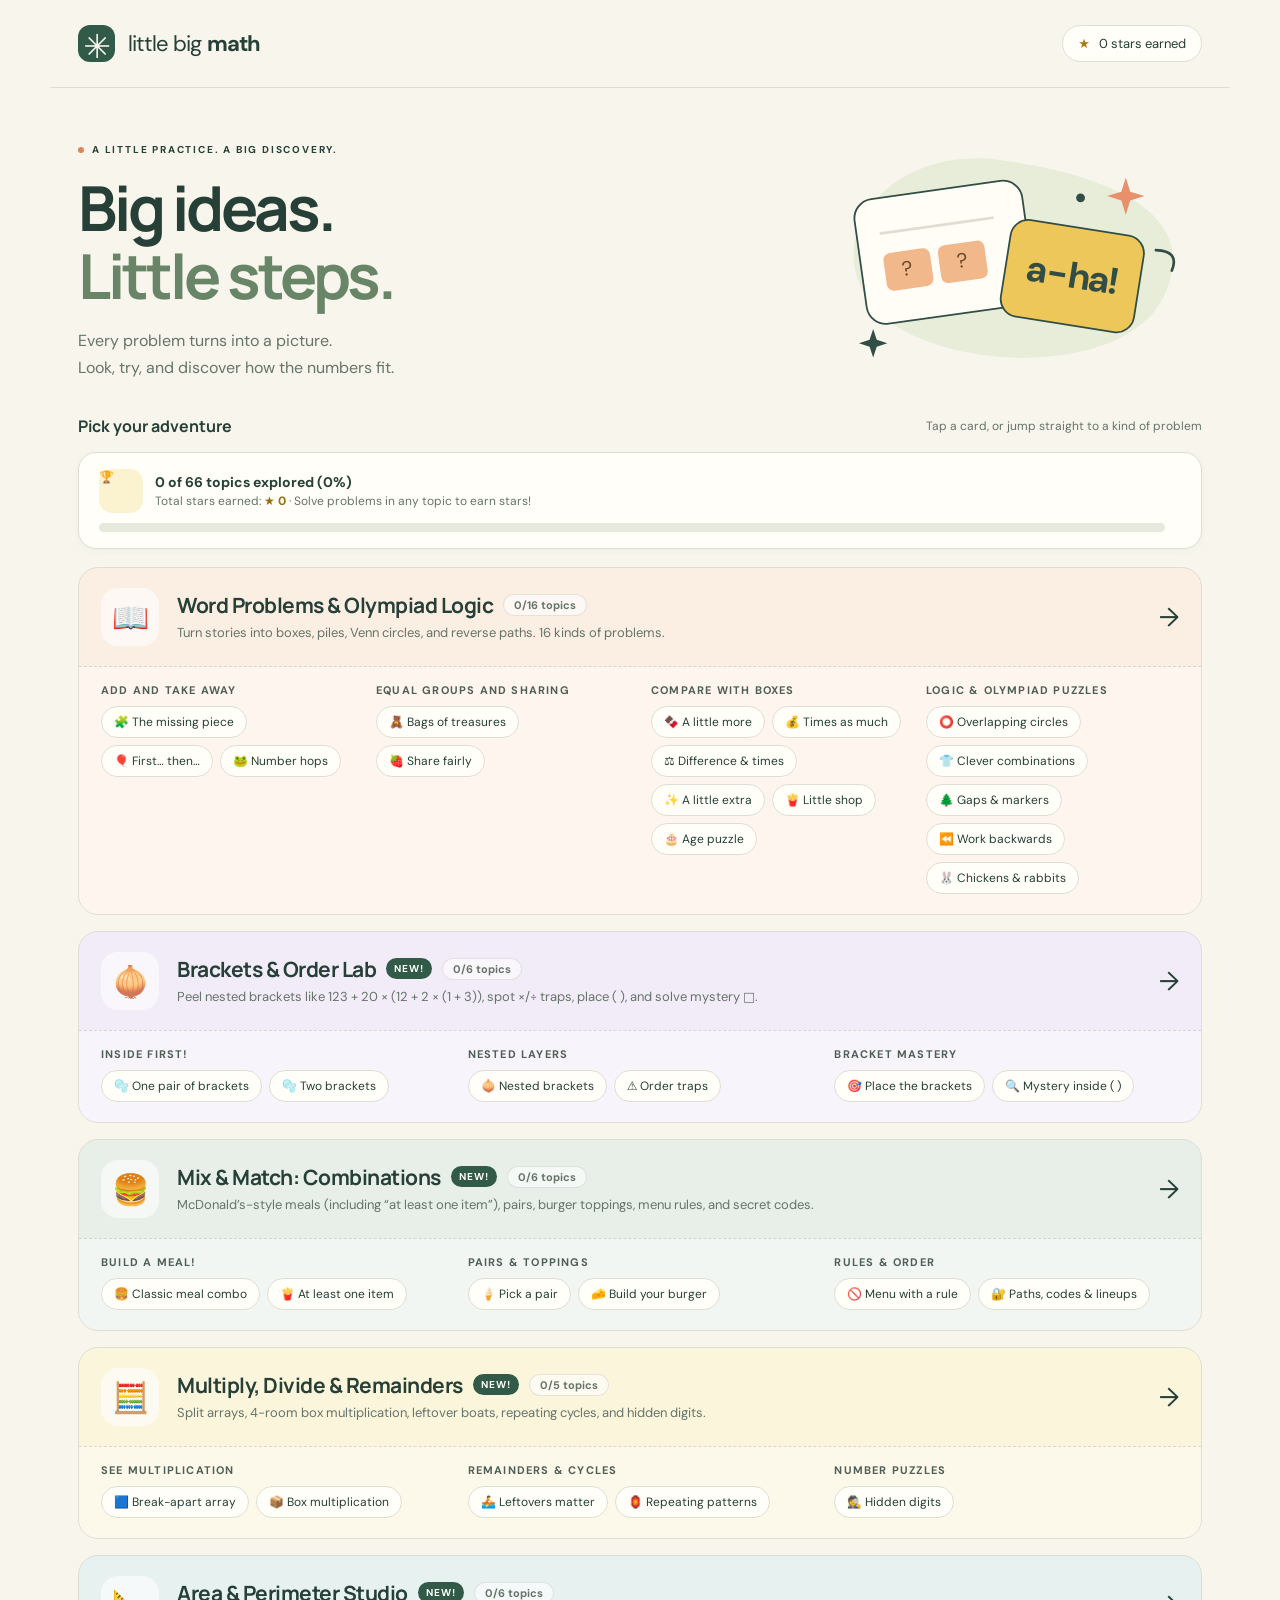
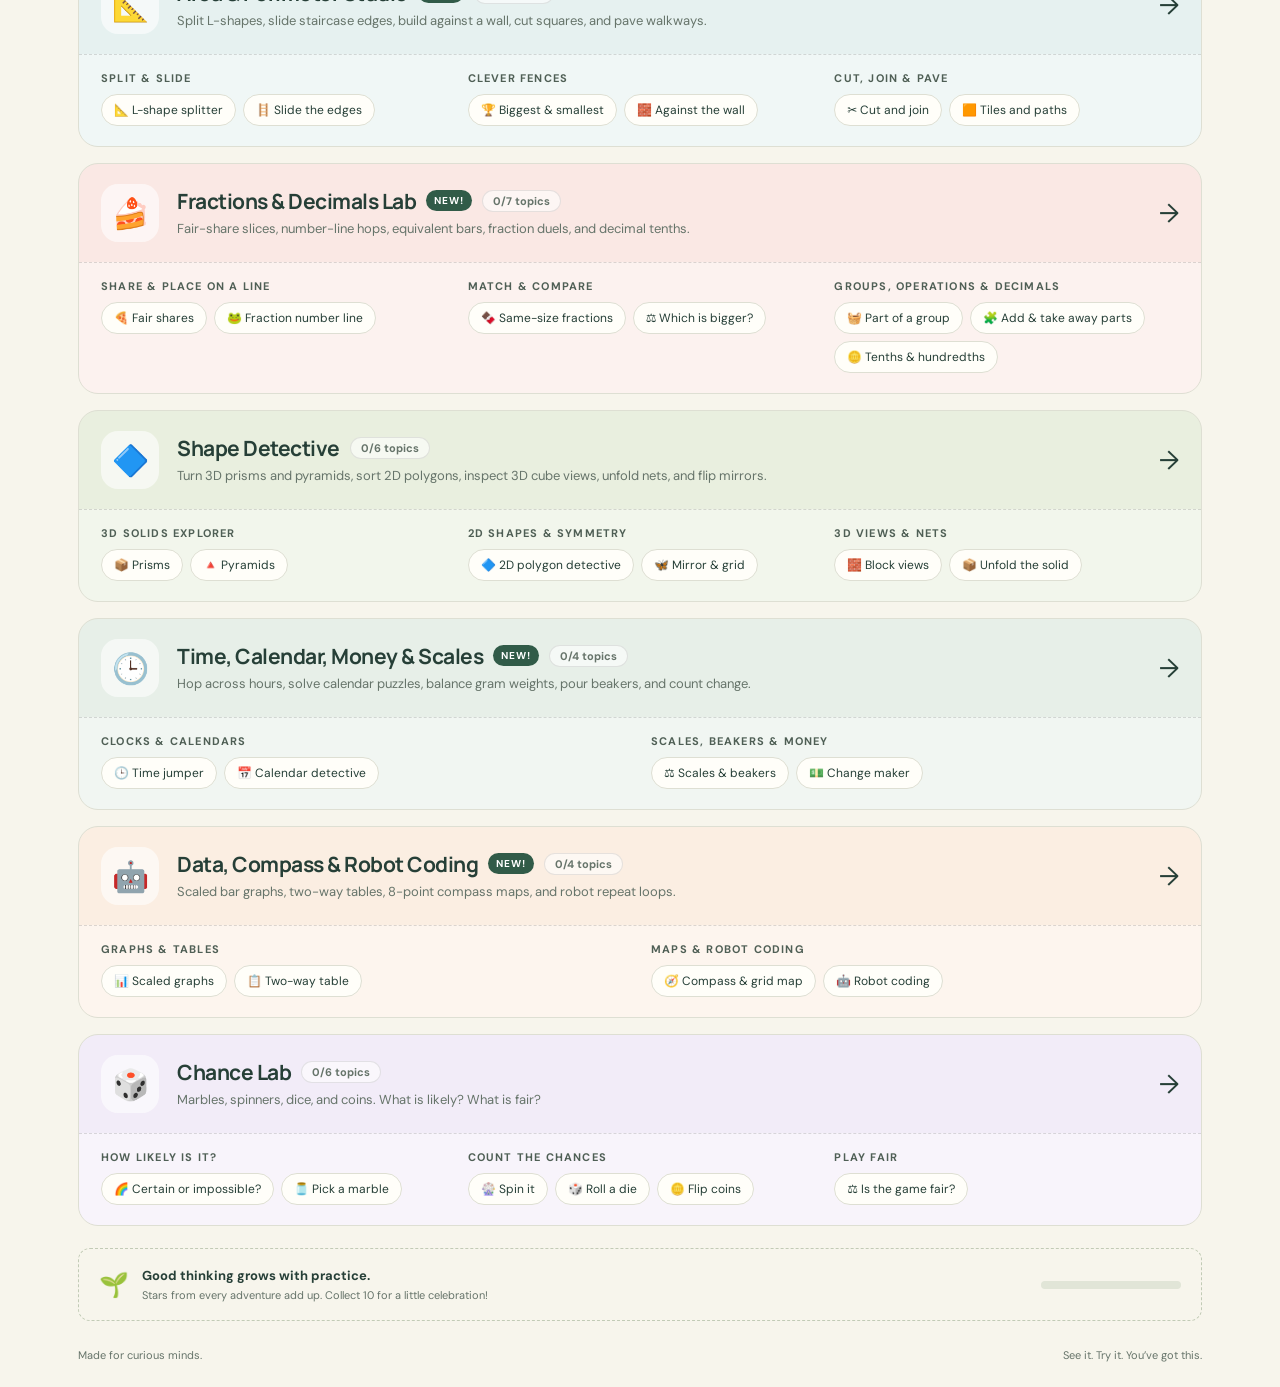
<file: index.html>
<!doctype html>
<html lang="en">
<head>
  <meta charset="UTF-8">
  <meta name="viewport" content="width=device-width, initial-scale=1">
  <meta name="theme-color" content="#f7f5ec">
  <title>Little Big Math · See it. Solve it.</title>
  <link rel="stylesheet" href="styles.css">
  <script defer src="nav.js"></script>
</head>
<body>
  <header class="topbar">
    <a class="brand" href="index.html"><span class="brand-mark" aria-hidden="true">✳</span> little big <b>math</b></a>
    <div class="stars" aria-label="Problems solved"><span aria-hidden="true">★</span> <span id="star-count">0</span> stars earned</div>
  </header>
  <main>
    <section class="hero">
      <div>
        <p class="eyebrow"><span class="tiny-dot"></span> A LITTLE PRACTICE. A BIG DISCOVERY.</p>
        <h1>Big ideas.<br><span>Little steps.</span></h1>
        <p class="hero-description">Every problem turns into a picture.<br>Look, try, and discover how the numbers fit.</p>
      </div>
      <div class="hero-art" aria-hidden="true">
        <svg viewBox="0 0 440 260" xmlns="http://www.w3.org/2000/svg">
          <path d="M60 173C13 92 100 5 210 20S444 74 397 174s-289 85-337-1" fill="#e8edda"/>
          <g transform="rotate(-8 160 124)"><rect x="54" y="52" width="191" height="142" rx="22" fill="#fffdf6" stroke="#314d45" stroke-width="2"/><path d="M80 92h130" stroke="#dedfd1" stroke-width="3"/><rect x="80" y="115" width="53" height="43" rx="8" fill="#f1b98b"/><rect x="142" y="115" width="53" height="43" rx="8" fill="#f1b98b"/><text x="106" y="143" text-anchor="middle" font-size="23" fill="#68472d">?</text><text x="168" y="143" text-anchor="middle" font-size="23" fill="#68472d">?</text></g>
          <g transform="rotate(9 285 155)"><rect x="217" y="95" width="152" height="110" rx="20" fill="#eec75a" stroke="#314d45" stroke-width="2"/><text x="293" y="163" text-anchor="middle" font-size="42" font-weight="bold" fill="#314d45">a-ha!</text></g>
          <path d="m354 40 5 16 16 5-16 5-5 16-5-16-16-5 16-5z" fill="#e8906b"/><path d="m69 211 4 12 12 4-12 4-4 12-4-12-12-4 12-4z" fill="#314d45"/>
          <circle cx="303" cy="63" r="5" fill="#314d45"/><path d="M388 122q27 1 18 23" fill="none" stroke="#314d45" stroke-width="3" stroke-linecap="round"/>
        </svg>
      </div>
    </section>

    <section class="practice" aria-labelledby="adventures-title">
      <div class="section-heading"><h2 id="adventures-title">Pick your adventure</h2><span>Tap a card, or jump straight to a kind of problem</span></div>
      <div class="adventures">
        <article class="adventure peach-card">
          <a class="adventure-main" href="word-problems.html">
            <span class="adventure-icon" aria-hidden="true">📖</span>
            <span class="adventure-text"><strong>Word Problems &amp; Olympiad Logic</strong><small>Turn stories into boxes, piles, Venn circles, and reverse paths. 16 kinds of problems.</small></span>
            <span class="adventure-go" aria-hidden="true">→</span>
          </a>
          <div class="adventure-groups">
            <div><h3>Add and take away</h3><ul class="chips"><li><a href="word-problems.html#missing">🧩 The missing piece</a></li><li><a href="word-problems.html#twoStep">🎈 First… then…</a></li><li><a href="word-problems.html#count">🐸 Number hops</a></li></ul></div>
            <div><h3>Equal groups and sharing</h3><ul class="chips"><li><a href="word-problems.html#groups">🧸 Bags of treasures</a></li><li><a href="word-problems.html#sharing">🍓 Share fairly</a></li></ul></div>
            <div><h3>Compare with boxes</h3><ul class="chips"><li><a href="word-problems.html#difference">🍫 A little more</a></li><li><a href="word-problems.html#ratio">💰 Times as much</a></li><li><a href="word-problems.html#diffRatio">⚖️ Difference &amp; times</a></li><li><a href="word-problems.html#extra">✨ A little extra</a></li><li><a href="word-problems.html#shop">🍟 Little shop</a></li><li><a href="word-problems.html#age">🎂 Age puzzle</a></li></ul></div>
            <div><h3>Logic &amp; Olympiad puzzles</h3><ul class="chips"><li><a href="word-problems.html#venn">⭕ Overlapping circles</a></li><li><a href="word-problems.html#combo">👕 Clever combinations</a></li><li><a href="word-problems.html#planting">🌲 Gaps &amp; markers</a></li><li><a href="word-problems.html#backwards">⏪ Work backwards</a></li><li><a href="word-problems.html#chickenRabbit">🐰 Chickens &amp; rabbits</a></li></ul></div>
          </div>
        </article>

        <article class="adventure lilac-card">
          <a class="adventure-main" href="brackets.html">
            <span class="adventure-icon" aria-hidden="true">🧅</span>
            <span class="adventure-text"><strong>Brackets &amp; Order Lab <em class="new-badge">New!</em></strong><small>Peel nested brackets like 123 + 20 × (12 + 2 × (1 + 3)), spot ×/÷ traps, place ( ), and solve mystery □.</small></span>
            <span class="adventure-go" aria-hidden="true">→</span>
          </a>
          <div class="adventure-groups">
            <div><h3>Inside first!</h3><ul class="chips"><li><a href="brackets.html#oneBracket">🫧 One pair of brackets</a></li><li><a href="brackets.html#twoBrackets">🫧 Two brackets</a></li></ul></div>
            <div><h3>Nested layers</h3><ul class="chips"><li><a href="brackets.html#nested">🧅 Nested brackets</a></li><li><a href="brackets.html#mixedNest">⚠️ Order traps</a></li></ul></div>
            <div><h3>Bracket mastery</h3><ul class="chips"><li><a href="brackets.html#addBrackets">🎯 Place the brackets</a></li><li><a href="brackets.html#missingInBracket">🔍 Mystery inside ( )</a></li></ul></div>
          </div>
        </article>

        <article class="adventure sage-card">
          <a class="adventure-main" href="combinations.html">
            <span class="adventure-icon" aria-hidden="true">🍔</span>
            <span class="adventure-text"><strong>Mix &amp; Match: Combinations <em class="new-badge">New!</em></strong><small>McDonald’s-style meals (including “at least one item”), pairs, burger toppings, menu rules, and secret codes.</small></span>
            <span class="adventure-go" aria-hidden="true">→</span>
          </a>
          <div class="adventure-groups">
            <div><h3>Build a meal!</h3><ul class="chips"><li><a href="combinations.html#mealCombo">🍔 Classic meal combo</a></li><li><a href="combinations.html#atLeastOne">🍟 At least one item</a></li></ul></div>
            <div><h3>Pairs &amp; toppings</h3><ul class="chips"><li><a href="combinations.html#pickTwo">🍦 Pick a pair</a></li><li><a href="combinations.html#toppings">🧀 Build your burger</a></li></ul></div>
            <div><h3>Rules &amp; order</h3><ul class="chips"><li><a href="combinations.html#menuRule">🚫 Menu with a rule</a></li><li><a href="combinations.html#routeCode">🔐 Paths, codes &amp; lineups</a></li></ul></div>
          </div>
        </article>

        <article class="adventure yellow-card">
          <a class="adventure-main" href="multiply-divide.html">
            <span class="adventure-icon" aria-hidden="true">🧮</span>
            <span class="adventure-text"><strong>Multiply, Divide &amp; Remainders <em class="new-badge">New!</em></strong><small>Split arrays, 4-room box multiplication, leftover boats, repeating cycles, and hidden digits.</small></span>
            <span class="adventure-go" aria-hidden="true">→</span>
          </a>
          <div class="adventure-groups">
            <div><h3>See multiplication</h3><ul class="chips"><li><a href="multiply-divide.html#splitArray">🟦 Break-apart array</a></li><li><a href="multiply-divide.html#boxMult">📦 Box multiplication</a></li></ul></div>
            <div><h3>Remainders &amp; cycles</h3><ul class="chips"><li><a href="multiply-divide.html#remainders">🚣 Leftovers matter</a></li><li><a href="multiply-divide.html#cycles">🏮 Repeating patterns</a></li></ul></div>
            <div><h3>Number puzzles</h3><ul class="chips"><li><a href="multiply-divide.html#cryptarithm">🕵️ Hidden digits</a></li></ul></div>
          </div>
        </article>

        <article class="adventure blue-card">
          <a class="adventure-main" href="area-perimeter.html">
            <span class="adventure-icon" aria-hidden="true">📐</span>
            <span class="adventure-text"><strong>Area &amp; Perimeter Studio <em class="new-badge">New!</em></strong><small>Split L-shapes, slide staircase edges, build against a wall, cut squares, and pave walkways.</small></span>
            <span class="adventure-go" aria-hidden="true">→</span>
          </a>
          <div class="adventure-groups">
            <div><h3>Split &amp; slide</h3><ul class="chips"><li><a href="area-perimeter.html#rectilinear">📐 L-shape splitter</a></li><li><a href="area-perimeter.html#staircase">🪜 Slide the edges</a></li></ul></div>
            <div><h3>Clever fences</h3><ul class="chips"><li><a href="area-perimeter.html#maxMin">🏆 Biggest &amp; smallest</a></li><li><a href="area-perimeter.html#wallFence">🧱 Against the wall</a></li></ul></div>
            <div><h3>Cut, join &amp; pave</h3><ul class="chips"><li><a href="area-perimeter.html#cutPaste">✂️ Cut and join</a></li><li><a href="area-perimeter.html#paving">🟧 Tiles and paths</a></li></ul></div>
          </div>
        </article>

        <article class="adventure coral-card">
          <a class="adventure-main" href="fractions.html">
            <span class="adventure-icon" aria-hidden="true">🍰</span>
            <span class="adventure-text"><strong>Fractions &amp; Decimals Lab <em class="new-badge">New!</em></strong><small>Fair-share slices, number-line hops, equivalent bars, fraction duels, and decimal tenths.</small></span>
            <span class="adventure-go" aria-hidden="true">→</span>
          </a>
          <div class="adventure-groups">
            <div><h3>Share &amp; place on a line</h3><ul class="chips"><li><a href="fractions.html#fairShare">🍕 Fair shares</a></li><li><a href="fractions.html#numberLine">🐸 Fraction number line</a></li></ul></div>
            <div><h3>Match &amp; compare</h3><ul class="chips"><li><a href="fractions.html#equivalent">🍫 Same-size fractions</a></li><li><a href="fractions.html#compare">⚖️ Which is bigger?</a></li></ul></div>
            <div><h3>Groups, operations &amp; decimals</h3><ul class="chips"><li><a href="fractions.html#ofWhole">🧺 Part of a group</a></li><li><a href="fractions.html#fracAddSub">🧩 Add &amp; take away parts</a></li><li><a href="fractions.html#decimals">🪙 Tenths &amp; hundredths</a></li></ul></div>
          </div>
        </article>

        <article class="adventure green-card">
          <a class="adventure-main" href="geometry.html">
            <span class="adventure-icon" aria-hidden="true">🔷</span>
            <span class="adventure-text"><strong>Shape Detective</strong><small>Turn 3D prisms and pyramids, sort 2D polygons, inspect 3D cube views, unfold nets, and flip mirrors.</small></span>
            <span class="adventure-go" aria-hidden="true">→</span>
          </a>
          <div class="adventure-groups">
            <div><h3>3D solids explorer</h3><ul class="chips"><li><a href="geometry.html#prism">📦 Prisms</a></li><li><a href="geometry.html#pyramid">🔺 Pyramids</a></li></ul></div>
            <div><h3>2D shapes &amp; symmetry</h3><ul class="chips"><li><a href="geometry.html#quads">🔷 2D polygon detective</a></li><li><a href="geometry.html#symmetry">🦋 Mirror &amp; grid</a></li></ul></div>
            <div><h3>3D views &amp; nets</h3><ul class="chips"><li><a href="geometry.html#views">🧱 Block views</a></li><li><a href="geometry.html#nets">📦 Unfold the solid</a></li></ul></div>
          </div>
        </article>

        <article class="adventure sage-card">
          <a class="adventure-main" href="measurement.html">
            <span class="adventure-icon" aria-hidden="true">🕒</span>
            <span class="adventure-text"><strong>Time, Calendar, Money &amp; Scales <em class="new-badge">New!</em></strong><small>Hop across hours, solve calendar puzzles, balance gram weights, pour beakers, and count change.</small></span>
            <span class="adventure-go" aria-hidden="true">→</span>
          </a>
          <div class="adventure-groups">
            <div><h3>Clocks &amp; calendars</h3><ul class="chips"><li><a href="measurement.html#elapsedTime">🕒 Time jumper</a></li><li><a href="measurement.html#calendar">📅 Calendar detective</a></li></ul></div>
            <div><h3>Scales, beakers &amp; money</h3><ul class="chips"><li><a href="measurement.html#scalesBeakers">⚖️ Scales &amp; beakers</a></li><li><a href="measurement.html#changeMaker">💵 Change maker</a></li></ul></div>
          </div>
        </article>

        <article class="adventure peach-card">
          <a class="adventure-main" href="data-coding.html">
            <span class="adventure-icon" aria-hidden="true">🤖</span>
            <span class="adventure-text"><strong>Data, Compass &amp; Robot Coding <em class="new-badge">New!</em></strong><small>Scaled bar graphs, two-way tables, 8-point compass maps, and robot repeat loops.</small></span>
            <span class="adventure-go" aria-hidden="true">→</span>
          </a>
          <div class="adventure-groups">
            <div><h3>Graphs &amp; tables</h3><ul class="chips"><li><a href="data-coding.html#scaledGraph">📊 Scaled graphs</a></li><li><a href="data-coding.html#twoWayTable">📋 Two-way table</a></li></ul></div>
            <div><h3>Maps &amp; robot coding</h3><ul class="chips"><li><a href="data-coding.html#compassGrid">🧭 Compass &amp; grid map</a></li><li><a href="data-coding.html#codingBot">🤖 Robot coding</a></li></ul></div>
          </div>
        </article>

        <article class="adventure lilac-card">
          <a class="adventure-main" href="probability.html">
            <span class="adventure-icon" aria-hidden="true">🎲</span>
            <span class="adventure-text"><strong>Chance Lab</strong><small>Marbles, spinners, dice, and coins. What is likely? What is fair?</small></span>
            <span class="adventure-go" aria-hidden="true">→</span>
          </a>
          <div class="adventure-groups">
            <div><h3>How likely is it?</h3><ul class="chips"><li><a href="probability.html#words">🌈 Certain or impossible?</a></li><li><a href="probability.html#likely">🫙 Pick a marble</a></li></ul></div>
            <div><h3>Count the chances</h3><ul class="chips"><li><a href="probability.html#spinner">🎡 Spin it</a></li><li><a href="probability.html#dice">🎲 Roll a die</a></li><li><a href="probability.html#coins">🪙 Flip coins</a></li></ul></div>
            <div><h3>Play fair</h3><ul class="chips"><li><a href="probability.html#fair">⚖️ Is the game fair?</a></li></ul></div>
          </div>
        </article>
      </div>
      <div class="encouragement"><span aria-hidden="true">🌱</span><div><strong>Good thinking grows with practice.</strong><span>Stars from every adventure add up. Collect 10 for a little celebration!</span></div><div class="progress-track" aria-label="Progress toward 10 stars"><div id="progress-fill"></div></div></div>
    </section>
  </main>
  <footer>Made for curious minds. <span>See it. Try it. You’ve got this.</span></footer>
  <script>
    (() => {
      let stars = 0;
      try { stars = Math.max(0, Number(localStorage.getItem('little-big-math-stars')) || 0); } catch (_) {}
      const progress = stars && stars % 10 === 0 ? 10 : stars % 10;
      document.getElementById('star-count').textContent = stars.toLocaleString('en-US');
      document.getElementById('progress-fill').style.width = progress * 10 + '%';
      document.querySelector('.progress-track').setAttribute('aria-label', `${progress} of 10 stars toward a celebration`);
    })();
  </script>
</body>
</html>
</file>
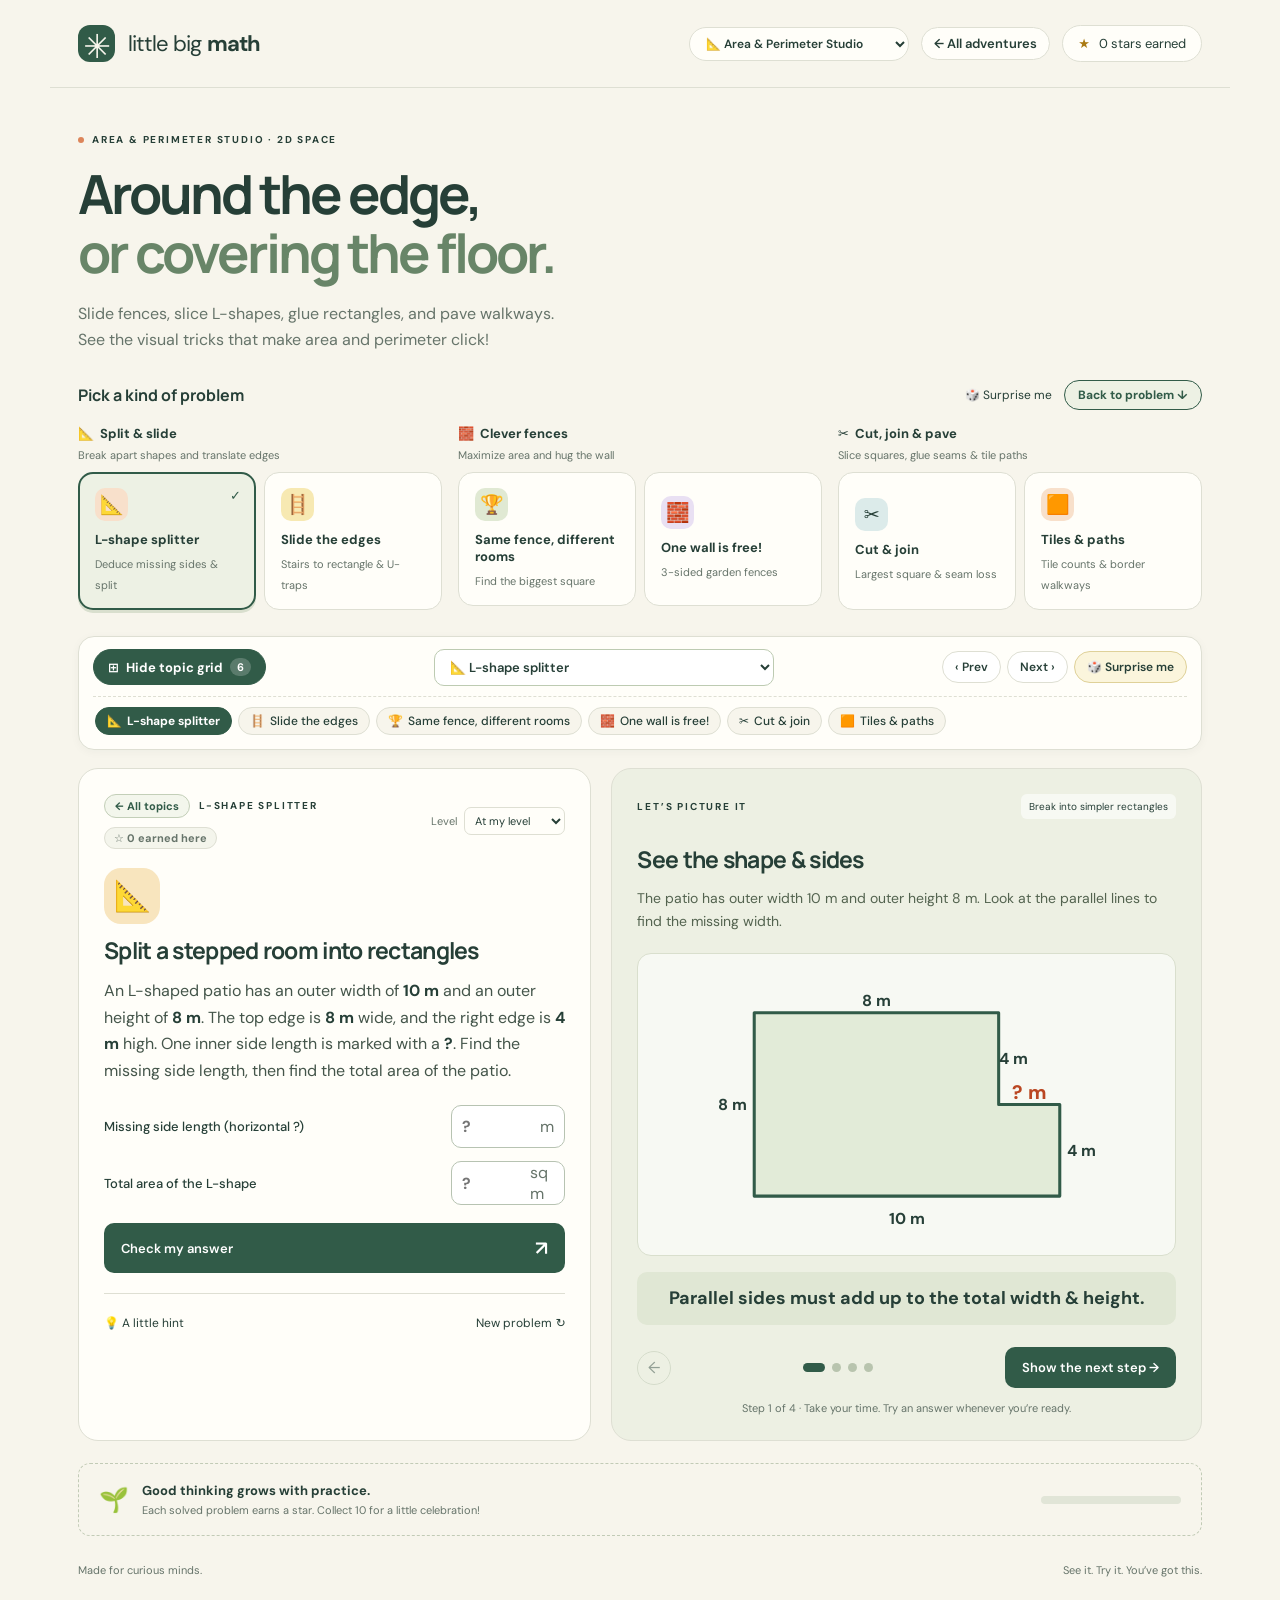
<file: area-perimeter.html>
<!doctype html>
<html lang="en">
<head>
  <meta charset="UTF-8">
  <meta name="viewport" content="width=device-width, initial-scale=1">
  <meta name="theme-color" content="#f7f5ec">
  <title>Area &amp; Perimeter Studio · Little Big Math</title>
  <link rel="stylesheet" href="styles.css">
  <link rel="stylesheet" href="area-perimeter.css">
  <script defer src="area-perimeter.js"></script>
  <script defer src="nav.js"></script>
</head>
<body>
  <header class="topbar">
    <a class="brand" href="index.html"><span class="brand-mark" aria-hidden="true">✳</span> little big <b>math</b></a>
    <div class="topbar-right">
      <a class="back-link" href="index.html">← All adventures</a>
      <div class="stars" aria-label="Problems solved"><span aria-hidden="true">★</span> <span id="star-count">0</span> stars earned</div>
    </div>
  </header>
  <main>
    <section class="page-hero">
      <p class="eyebrow"><span class="tiny-dot"></span> AREA &amp; PERIMETER STUDIO · 2D SPACE</p>
      <h1>Around the edge,<br><span>or covering the floor.</span></h1>
      <p class="hero-description">Slide fences, slice L-shapes, glue rectangles, and pave walkways.<br>See the visual tricks that make area and perimeter click!</p>
    </section>

    <section class="practice" aria-label="Area and perimeter practice">
      <div class="section-heading">
        <h2>Pick a kind of problem</h2>
        <button class="text-button" id="mix-button">🎲 Surprise me</button>
      </div>

      <div class="topic-groups area-groups">
        <div class="topic-group" role="group" aria-label="Split &amp; slide">
          <h3 class="topic-group-title"><span aria-hidden="true">📐</span> Split &amp; slide <small>Break apart shapes and translate edges</small></h3>
          <div class="topics">
            <button class="topic" data-topic="rectilinear">
              <span class="topic-icon peach">📐</span>
              <strong>L-shape splitter</strong>
              <small>Deduce missing sides &amp; split</small>
            </button>
            <button class="topic" data-topic="staircase">
              <span class="topic-icon yellow">🪜</span>
              <strong>Slide the edges</strong>
              <small>Stairs to rectangle &amp; U-traps</small>
            </button>
          </div>
        </div>

        <div class="topic-group" role="group" aria-label="Clever fences">
          <h3 class="topic-group-title"><span aria-hidden="true">🧱</span> Clever fences <small>Maximize area and hug the wall</small></h3>
          <div class="topics">
            <button class="topic" data-topic="maxMin">
              <span class="topic-icon green">🏆</span>
              <strong>Same fence, different rooms</strong>
              <small>Find the biggest square</small>
            </button>
            <button class="topic" data-topic="wallFence">
              <span class="topic-icon lilac">🧱</span>
              <strong>One wall is free!</strong>
              <small>3-sided garden fences</small>
            </button>
          </div>
        </div>

        <div class="topic-group" role="group" aria-label="Cut, join &amp; pave">
          <h3 class="topic-group-title"><span aria-hidden="true">✂️</span> Cut, join &amp; pave <small>Slice squares, glue seams &amp; tile paths</small></h3>
          <div class="topics">
            <button class="topic" data-topic="cutPaste">
              <span class="topic-icon blue">✂️</span>
              <strong>Cut &amp; join</strong>
              <small>Largest square &amp; seam loss</small>
            </button>
            <button class="topic" data-topic="paving">
              <span class="topic-icon peach">🟧</span>
              <strong>Tiles &amp; paths</strong>
              <small>Tile counts &amp; border walkways</small>
            </button>
          </div>
        </div>
      </div>

      <div class="workspace">
        <section class="problem-card" aria-labelledby="problem-title">
          <div class="card-top">
            <span class="eyebrow" id="topic-caption">L-SHAPE SPLITTER</span>
            <label class="difficulty">Level
              <select id="difficulty">
                <option value="easy">At my level</option>
                <option value="medium">A little harder</option>
                <option value="large">Big challenge</option>
              </select>
            </label>
          </div>
          <div class="story-icon" id="story-icon" aria-hidden="true">📐</div>
          <h2 id="problem-title">Split a stepped room into rectangles</h2>
          <p class="story" id="story"></p>
          <form id="answer-form" novalidate>
            <div id="answer-fields"></div>
            <button class="primary check" type="submit">Check my answer <span aria-hidden="true">↗</span></button>
          </form>
          <div class="feedback" id="feedback" role="status" aria-live="polite"></div>
          <div class="problem-actions">
            <button class="text-button" id="hint-button">💡 A little hint</button>
            <button class="text-button" id="new-button">New problem <span aria-hidden="true">↻</span></button>
          </div>
          <p class="hint" id="hint" hidden></p>
        </section>

        <section class="visual-card" aria-labelledby="visual-title">
          <div class="card-top">
            <span class="eyebrow">LET’S PICTURE IT</span>
            <span class="picture-badge" id="picture-badge">Grid squares = 1 unit</span>
          </div>
          <h2 id="visual-title">See the shape</h2>
          <p class="step-description" id="step-description"></p>
          <div id="diagram" class="diagram area-diagram" aria-live="polite"></div>
          <div class="equation" id="equation"></div>
          <div class="step-controls">
            <button id="previous-step" class="round-button" aria-label="Previous explanation step">←</button>
            <div id="step-dots" class="step-dots" role="group" aria-label="Explanation steps"></div>
            <button id="next-step" class="primary">Show the next step →</button>
          </div>
          <p class="visual-note" id="visual-note">Take your time. You can try an answer at any step.</p>
        </section>
      </div>

      <div class="encouragement">
        <span aria-hidden="true">🌱</span>
        <div>
          <strong>Good thinking grows with practice.</strong>
          <span>Each solved problem earns a star. Collect 10 for a little celebration!</span>
        </div>
        <div class="progress-track" aria-label="Progress toward 10 stars">
          <div id="progress-fill"></div>
        </div>
      </div>
    </section>
  </main>
  <footer>Made for curious minds. <span>See it. Try it. You’ve got this.</span></footer>
  <div id="celebration" class="celebration" role="status" aria-live="polite"></div>
</body>
</html>
</file>
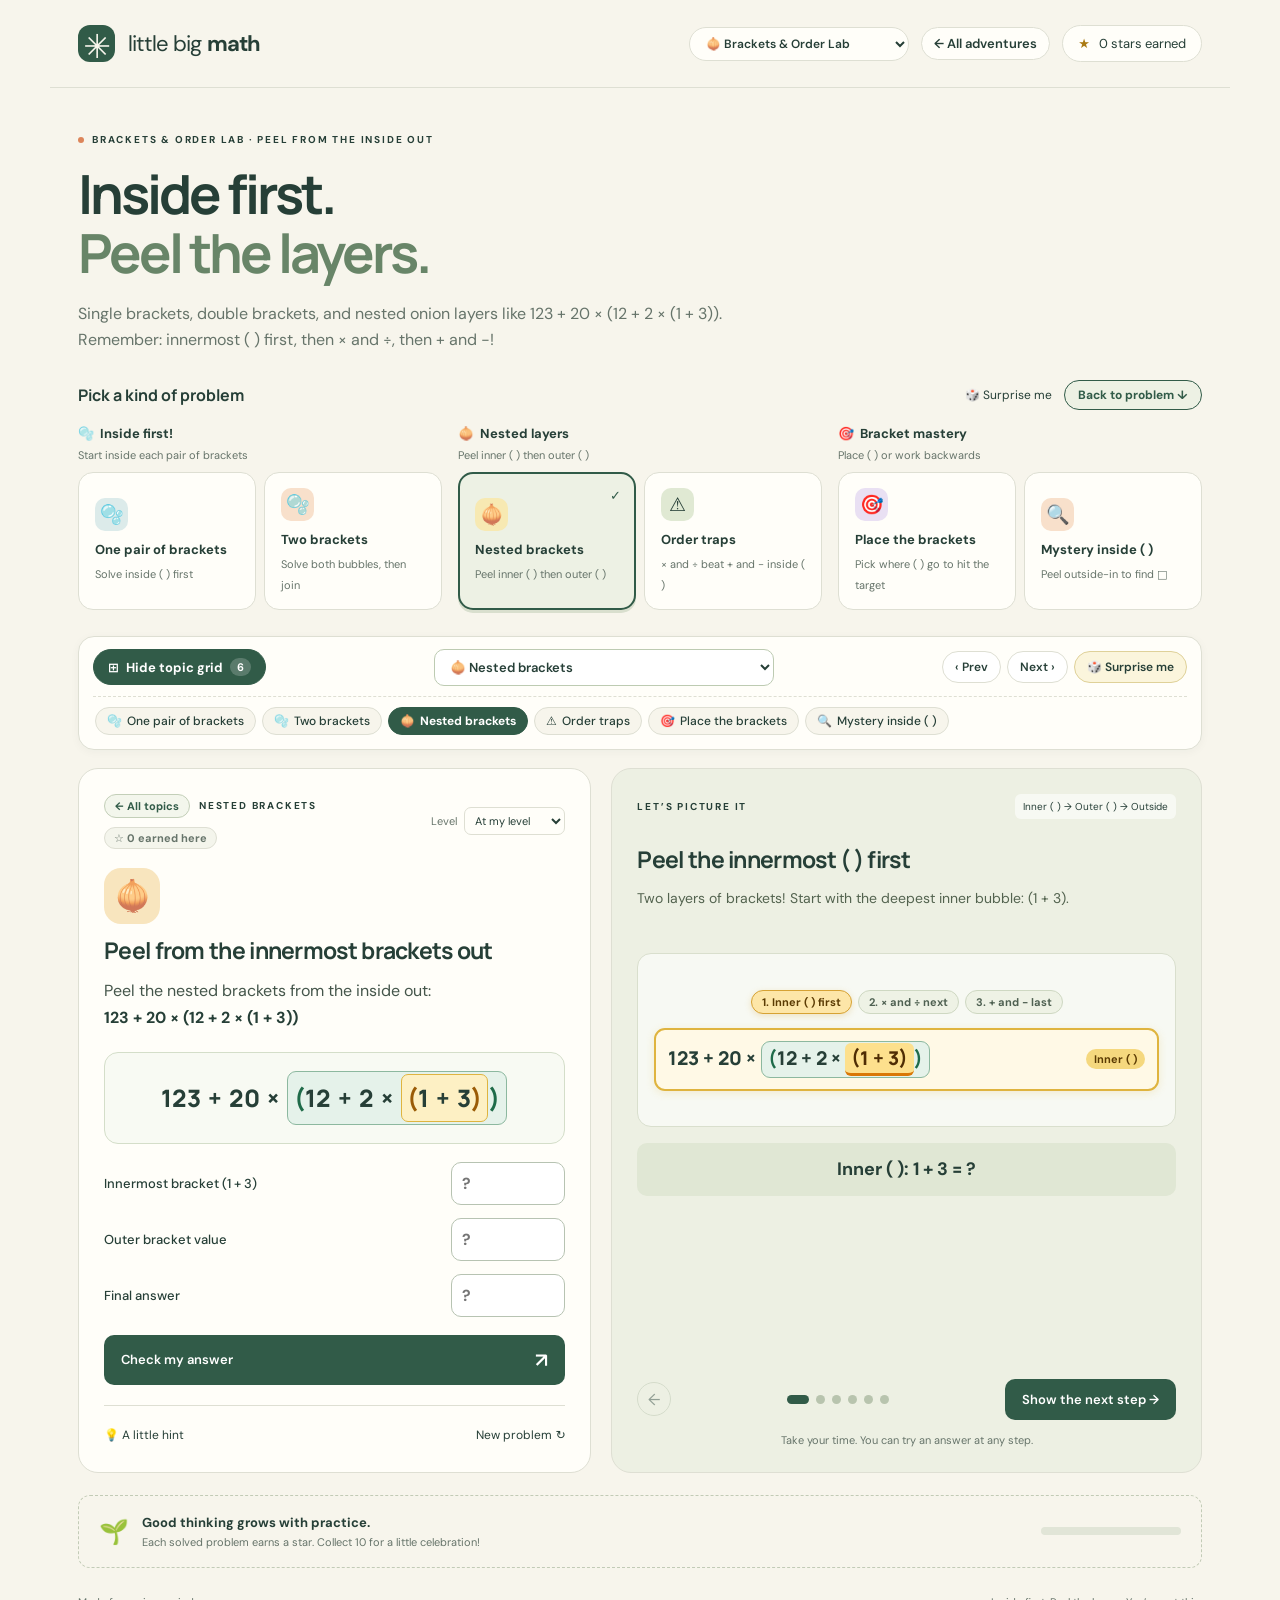
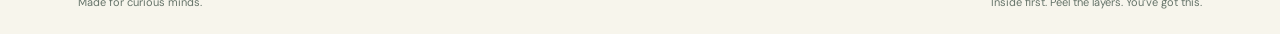
<file: brackets.html>
<!doctype html>
<html lang="en">
<head>
  <meta charset="UTF-8">
  <meta name="viewport" content="width=device-width, initial-scale=1">
  <meta name="theme-color" content="#f7f5ec">
  <title>Brackets &amp; Order Lab · Little Big Math</title>
  <link rel="stylesheet" href="styles.css">
  <link rel="stylesheet" href="brackets.css">
  <script defer src="brackets.js"></script>
  <script defer src="nav.js"></script>
</head>
<body>
  <header class="topbar">
    <a class="brand" href="index.html"><span class="brand-mark" aria-hidden="true">✳</span> little big <b>math</b></a>
    <div class="topbar-right">
      <a class="back-link" href="index.html">← All adventures</a>
      <div class="stars" aria-label="Problems solved"><span aria-hidden="true">★</span> <span id="star-count">0</span> stars earned</div>
    </div>
  </header>

  <main>
    <section class="page-hero">
      <p class="eyebrow"><span class="tiny-dot"></span> BRACKETS &amp; ORDER LAB · PEEL FROM THE INSIDE OUT</p>
      <h1>Inside first.<br><span>Peel the layers.</span></h1>
      <p class="hero-description">Single brackets, double brackets, and nested onion layers like 123 + 20 × (12 + 2 × (1 + 3)).<br>Remember: innermost ( ) first, then × and ÷, then + and −!</p>
    </section>

    <section class="practice" aria-label="Brackets and order of operations practice">
      <div class="section-heading">
        <h2>Pick a kind of problem</h2>
        <button class="text-button" id="mix-button">🎲 Surprise me</button>
      </div>

      <div class="topic-groups brackets-groups">
        <div class="topic-group" role="group" aria-label="Inside first">
          <h3 class="topic-group-title"><span aria-hidden="true">🫧</span> Inside first! <small>Start inside each pair of brackets</small></h3>
          <div class="topics">
            <button class="topic" data-topic="oneBracket">
              <span class="topic-icon blue">🫧</span>
              <strong>One pair of brackets</strong>
              <small>Solve inside ( ) first</small>
            </button>
            <button class="topic" data-topic="twoBrackets">
              <span class="topic-icon peach">🫧</span>
              <strong>Two brackets</strong>
              <small>Solve both bubbles, then join</small>
            </button>
          </div>
        </div>

        <div class="topic-group" role="group" aria-label="Nested layers">
          <h3 class="topic-group-title"><span aria-hidden="true">🧅</span> Nested layers <small>Peel inner ( ) then outer ( )</small></h3>
          <div class="topics">
            <button class="topic" data-topic="nested">
              <span class="topic-icon yellow">🧅</span>
              <strong>Nested brackets</strong>
              <small>Peel inner ( ) then outer ( )</small>
            </button>
            <button class="topic" data-topic="mixedNest">
              <span class="topic-icon green">⚠️</span>
              <strong>Order traps</strong>
              <small>× and ÷ beat + and − inside ( )</small>
            </button>
          </div>
        </div>

        <div class="topic-group" role="group" aria-label="Bracket mastery">
          <h3 class="topic-group-title"><span aria-hidden="true">🎯</span> Bracket mastery <small>Place ( ) or work backwards</small></h3>
          <div class="topics">
            <button class="topic" data-topic="addBrackets">
              <span class="topic-icon lilac">🎯</span>
              <strong>Place the brackets</strong>
              <small>Pick where ( ) go to hit the target</small>
            </button>
            <button class="topic" data-topic="missingInBracket">
              <span class="topic-icon peach">🔍</span>
              <strong>Mystery inside ( )</strong>
              <small>Peel outside-in to find □</small>
            </button>
          </div>
        </div>
      </div>

      <div class="workspace">
        <section class="problem-card" aria-labelledby="problem-title">
          <div class="card-top">
            <span class="eyebrow" id="topic-caption">NESTED BRACKETS</span>
            <label class="difficulty">Level
              <select id="difficulty">
                <option value="easy">At my level</option>
                <option value="medium">A little harder</option>
                <option value="large">Big challenge</option>
              </select>
            </label>
          </div>
          <div class="story-icon" id="story-icon" aria-hidden="true">🧅</div>
          <h2 id="problem-title">Peel from the innermost brackets out</h2>
          <p class="story" id="story"></p>
          <div class="story-visual" id="story-visual"></div>
          <form id="answer-form" novalidate>
            <div id="answer-fields"></div>
            <button class="primary check" type="submit">Check my answer <span aria-hidden="true">↗</span></button>
          </form>
          <div class="feedback" id="feedback" role="status" aria-live="polite"></div>
          <div class="problem-actions">
            <button class="text-button" id="hint-button">💡 A little hint</button>
            <button class="text-button" id="new-button">New problem <span aria-hidden="true">↻</span></button>
          </div>
          <p class="hint" id="hint" hidden></p>
        </section>

        <section class="visual-card" aria-labelledby="visual-title">
          <div class="card-top">
            <span class="eyebrow">LET’S PICTURE IT</span>
            <span class="picture-badge" id="picture-badge">Inner ( ) → ×/÷ → +/−</span>
          </div>
          <h2 id="visual-title">Peel one layer at a time</h2>
          <p class="step-description" id="step-description"></p>
          <div id="diagram" class="diagram brackets-diagram" aria-live="polite"></div>
          <div class="equation" id="equation"></div>
          <div class="step-controls">
            <button id="previous-step" class="round-button" aria-label="Previous explanation step">←</button>
            <div id="step-dots" class="step-dots" role="group" aria-label="Explanation steps"></div>
            <button id="next-step" class="primary">Show the next step →</button>
          </div>
          <p class="visual-note" id="visual-note">Take your time. You can try an answer at any step.</p>
        </section>
      </div>

      <div class="encouragement">
        <span aria-hidden="true">🌱</span>
        <div>
          <strong>Good thinking grows with practice.</strong>
          <span>Each solved problem earns a star. Collect 10 for a little celebration!</span>
        </div>
        <div class="progress-track" aria-label="Progress toward 10 stars">
          <div id="progress-fill"></div>
        </div>
      </div>
    </section>
  </main>

  <footer>Made for curious minds. <span>Inside first. Peel the layers. You’ve got this.</span></footer>
  <div id="celebration" class="celebration" role="status" aria-live="polite"></div>
</body>
</html>
</file>
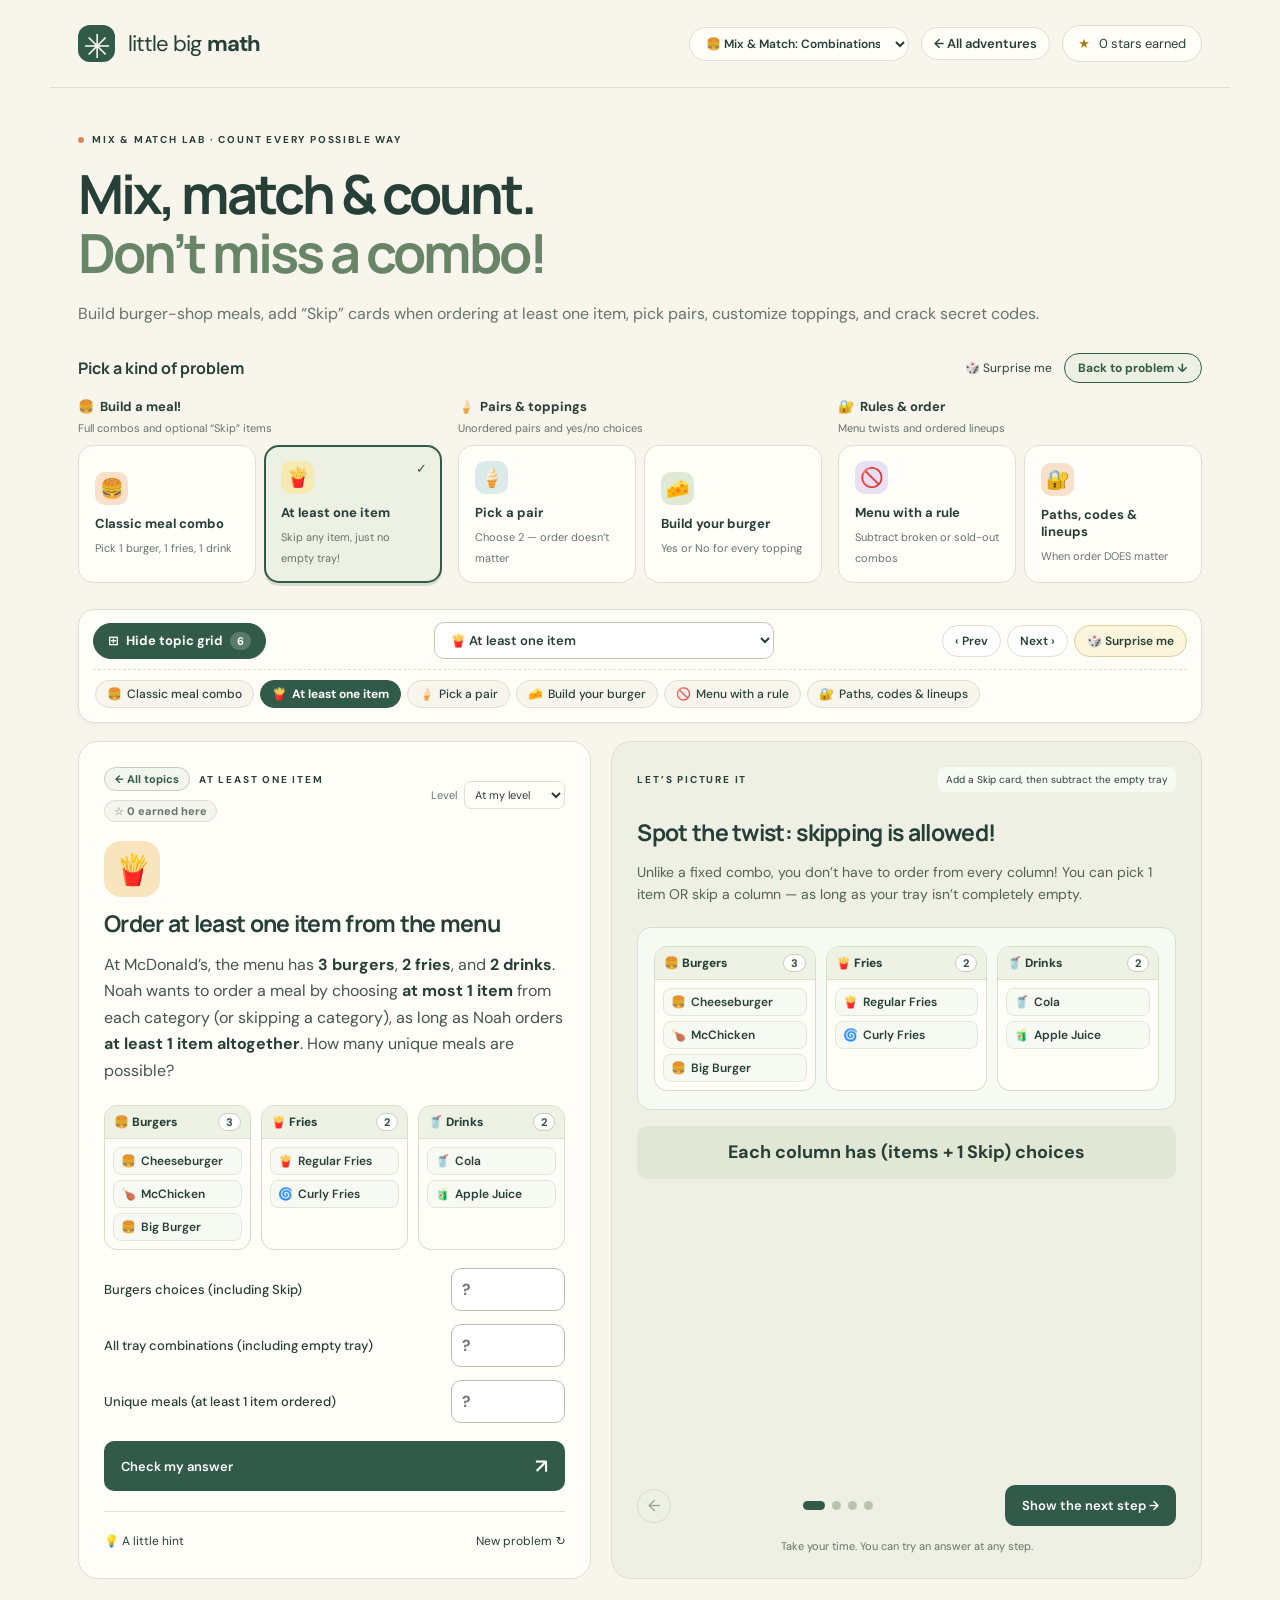
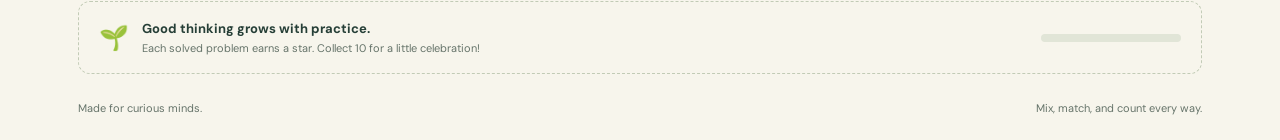
<file: combinations.html>
<!doctype html>
<html lang="en">
<head>
  <meta charset="UTF-8">
  <meta name="viewport" content="width=device-width, initial-scale=1">
  <meta name="theme-color" content="#f7f5ec">
  <title>Mix &amp; Match: Combinations Lab · Little Big Math</title>
  <link rel="stylesheet" href="styles.css">
  <link rel="stylesheet" href="combinations.css">
  <script defer src="combinations.js"></script>
  <script defer src="nav.js"></script>
</head>
<body>
  <header class="topbar">
    <a class="brand" href="index.html"><span class="brand-mark" aria-hidden="true">✳</span> little big <b>math</b></a>
    <div class="topbar-right">
      <a class="back-link" href="index.html">← All adventures</a>
      <div class="stars" aria-label="Problems solved"><span aria-hidden="true">★</span> <span id="star-count">0</span> stars earned</div>
    </div>
  </header>

  <main>
    <section class="page-hero">
      <p class="eyebrow"><span class="tiny-dot"></span> MIX &amp; MATCH LAB · COUNT EVERY POSSIBLE WAY</p>
      <h1>Mix, match &amp; count.<br><span>Don’t miss a combo!</span></h1>
      <p class="hero-description">Build burger-shop meals, add “Skip” cards when ordering at least one item, pick pairs, customize toppings, and crack secret codes.</p>
    </section>

    <section class="practice" aria-label="Combinations practice">
      <div class="section-heading">
        <h2>Pick a kind of problem</h2>
        <button class="text-button" id="mix-button">🎲 Surprise me</button>
      </div>

      <div class="topic-groups combo-groups">
        <div class="topic-group" role="group" aria-label="Build a meal">
          <h3 class="topic-group-title"><span aria-hidden="true">🍔</span> Build a meal! <small>Full combos and optional “Skip” items</small></h3>
          <div class="topics">
            <button class="topic" data-topic="mealCombo">
              <span class="topic-icon peach">🍔</span>
              <strong>Classic meal combo</strong>
              <small>Pick 1 burger, 1 fries, 1 drink</small>
            </button>
            <button class="topic" data-topic="atLeastOne">
              <span class="topic-icon yellow">🍟</span>
              <strong>At least one item</strong>
              <small>Skip any item, just no empty tray!</small>
            </button>
          </div>
        </div>

        <div class="topic-group" role="group" aria-label="Pairs and toppings">
          <h3 class="topic-group-title"><span aria-hidden="true">🍦</span> Pairs &amp; toppings <small>Unordered pairs and yes/no choices</small></h3>
          <div class="topics">
            <button class="topic" data-topic="pickTwo">
              <span class="topic-icon blue">🍦</span>
              <strong>Pick a pair</strong>
              <small>Choose 2 — order doesn’t matter</small>
            </button>
            <button class="topic" data-topic="toppings">
              <span class="topic-icon green">🧀</span>
              <strong>Build your burger</strong>
              <small>Yes or No for every topping</small>
            </button>
          </div>
        </div>

        <div class="topic-group" role="group" aria-label="Rules and order">
          <h3 class="topic-group-title"><span aria-hidden="true">🔐</span> Rules &amp; order <small>Menu twists and ordered lineups</small></h3>
          <div class="topics">
            <button class="topic" data-topic="menuRule">
              <span class="topic-icon lilac">🚫</span>
              <strong>Menu with a rule</strong>
              <small>Subtract broken or sold-out combos</small>
            </button>
            <button class="topic" data-topic="routeCode">
              <span class="topic-icon peach">🔐</span>
              <strong>Paths, codes &amp; lineups</strong>
              <small>When order DOES matter</small>
            </button>
          </div>
        </div>
      </div>

      <div class="workspace">
        <section class="problem-card" aria-labelledby="problem-title">
          <div class="card-top">
            <span class="eyebrow" id="topic-caption">AT LEAST ONE ITEM</span>
            <label class="difficulty">Level
              <select id="difficulty">
                <option value="easy">At my level</option>
                <option value="medium">A little harder</option>
                <option value="large">Big challenge</option>
              </select>
            </label>
          </div>
          <div class="story-icon" id="story-icon" aria-hidden="true">🍟</div>
          <h2 id="problem-title">Order at least one item from the menu</h2>
          <p class="story" id="story"></p>
          <div class="story-visual" id="story-visual"></div>
          <form id="answer-form" novalidate>
            <div id="answer-fields"></div>
            <button class="primary check" type="submit">Check my answer <span aria-hidden="true">↗</span></button>
          </form>
          <div class="feedback" id="feedback" role="status" aria-live="polite"></div>
          <div class="problem-actions">
            <button class="text-button" id="hint-button">💡 A little hint</button>
            <button class="text-button" id="new-button">New problem <span aria-hidden="true">↻</span></button>
          </div>
          <p class="hint" id="hint" hidden></p>
        </section>

        <section class="visual-card" aria-labelledby="visual-title">
          <div class="card-top">
            <span class="eyebrow">LET’S PICTURE IT</span>
            <span class="picture-badge" id="picture-badge">Count choices in each slot</span>
          </div>
          <h2 id="visual-title">See every possible choice</h2>
          <p class="step-description" id="step-description"></p>
          <div id="diagram" class="diagram combo-diagram" aria-live="polite"></div>
          <div class="equation" id="equation"></div>
          <div class="step-controls">
            <button id="previous-step" class="round-button" aria-label="Previous explanation step">←</button>
            <div id="step-dots" class="step-dots" role="group" aria-label="Explanation steps"></div>
            <button id="next-step" class="primary">Show the next step →</button>
          </div>
          <p class="visual-note" id="visual-note">Take your time. You can try an answer at any step.</p>
        </section>
      </div>

      <div class="encouragement">
        <span aria-hidden="true">🌱</span>
        <div>
          <strong>Good thinking grows with practice.</strong>
          <span>Each solved problem earns a star. Collect 10 for a little celebration!</span>
        </div>
        <div class="progress-track" aria-label="Progress toward 10 stars">
          <div id="progress-fill"></div>
        </div>
      </div>
    </section>
  </main>

  <footer>Made for curious minds. <span>Mix, match, and count every way.</span></footer>
  <div id="celebration" class="celebration" role="status" aria-live="polite"></div>
</body>
</html>
</file>
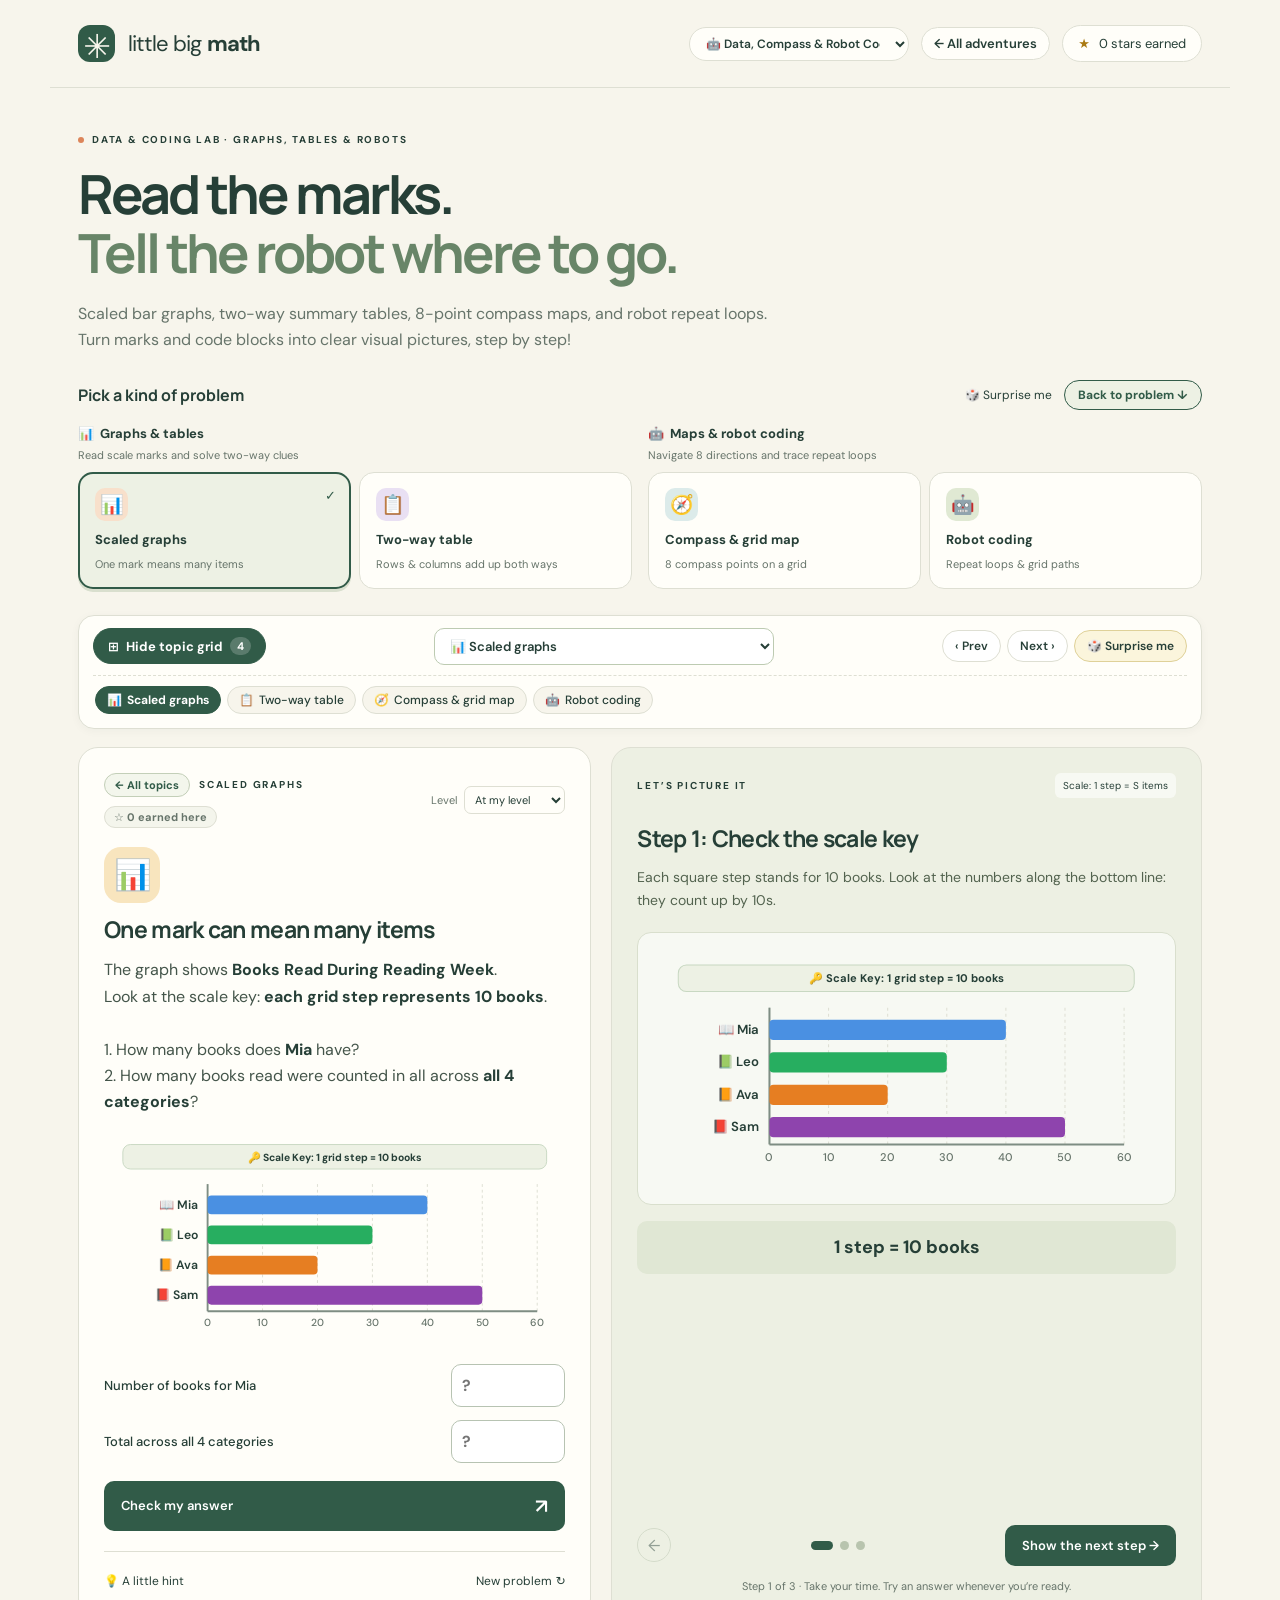
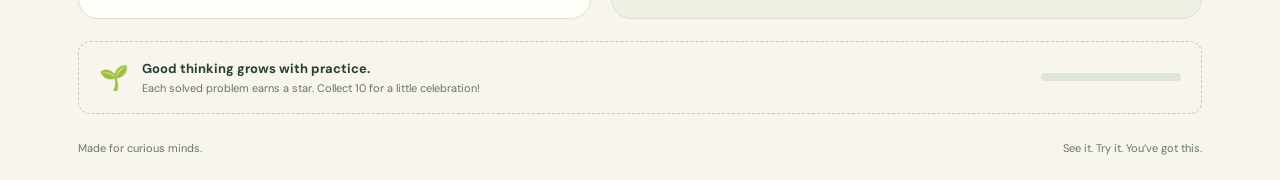
<file: data-coding.html>
<!doctype html>
<html lang="en">
<head>
  <meta charset="UTF-8">
  <meta name="viewport" content="width=device-width, initial-scale=1">
  <meta name="theme-color" content="#f7f5ec">
  <title>Data &amp; Coding Lab · Little Big Math</title>
  <link rel="stylesheet" href="styles.css">
  <link rel="stylesheet" href="data-coding.css">
  <script defer src="data-coding.js"></script>
  <script defer src="nav.js"></script>
</head>
<body>
  <header class="topbar">
    <a class="brand" href="index.html"><span class="brand-mark" aria-hidden="true">✳</span> little big <b>math</b></a>
    <div class="topbar-right">
      <a class="back-link" href="index.html">← All adventures</a>
      <div class="stars" aria-label="Problems solved"><span aria-hidden="true">★</span> <span id="star-count">0</span> stars earned</div>
    </div>
  </header>

  <main>
    <section class="page-hero">
      <p class="eyebrow"><span class="tiny-dot"></span> DATA &amp; CODING LAB · GRAPHS, TABLES &amp; ROBOTS</p>
      <h1>Read the marks.<br><span>Tell the robot where to go.</span></h1>
      <p class="hero-description">Scaled bar graphs, two-way summary tables, 8-point compass maps, and robot repeat loops.<br>Turn marks and code blocks into clear visual pictures, step by step!</p>
    </section>

    <section class="practice" aria-label="Data and coding practice">
      <div class="section-heading">
        <h2>Pick a kind of problem</h2>
        <button class="text-button" id="mix-button">🎲 Surprise me</button>
      </div>

      <div class="topic-groups data-groups">
        <div class="topic-group" role="group" aria-label="Graphs &amp; tables">
          <h3 class="topic-group-title"><span aria-hidden="true">📊</span> Graphs &amp; tables <small>Read scale marks and solve two-way clues</small></h3>
          <div class="topics">
            <button class="topic" data-topic="scaledGraph">
              <span class="topic-icon peach">📊</span>
              <strong>Scaled graphs</strong>
              <small>One mark means many items</small>
            </button>
            <button class="topic" data-topic="twoWayTable">
              <span class="topic-icon lilac">📋</span>
              <strong>Two-way table</strong>
              <small>Rows &amp; columns add up both ways</small>
            </button>
          </div>
        </div>

        <div class="topic-group" role="group" aria-label="Maps &amp; robot coding">
          <h3 class="topic-group-title"><span aria-hidden="true">🤖</span> Maps &amp; robot coding <small>Navigate 8 directions and trace repeat loops</small></h3>
          <div class="topics">
            <button class="topic" data-topic="compassGrid">
              <span class="topic-icon blue">🧭</span>
              <strong>Compass &amp; grid map</strong>
              <small>8 compass points on a grid</small>
            </button>
            <button class="topic" data-topic="codingBot">
              <span class="topic-icon green">🤖</span>
              <strong>Robot coding</strong>
              <small>Repeat loops &amp; grid paths</small>
            </button>
          </div>
        </div>
      </div>

      <div class="workspace">
        <section class="problem-card" aria-labelledby="problem-title">
          <div class="card-top">
            <span class="eyebrow" id="topic-caption">SCALED GRAPHS</span>
            <label class="difficulty">Level
              <select id="difficulty">
                <option value="easy">At my level</option>
                <option value="medium">A little harder</option>
                <option value="large">Big challenge</option>
              </select>
            </label>
          </div>
          <div class="story-icon" id="story-icon" aria-hidden="true">📊</div>
          <h2 id="problem-title">One mark can mean many items</h2>
          <p class="story" id="story"></p>
          <div class="story-visual" id="story-visual"></div>
          <form id="answer-form" novalidate>
            <div id="answer-fields"></div>
            <button class="primary check" type="submit">Check my answer <span aria-hidden="true">↗</span></button>
          </form>
          <div class="feedback" id="feedback" role="status" aria-live="polite"></div>
          <div class="problem-actions">
            <button class="text-button" id="hint-button">💡 A little hint</button>
            <button class="text-button" id="new-button">New problem <span aria-hidden="true">↻</span></button>
          </div>
          <p class="hint" id="hint" hidden></p>
        </section>

        <section class="visual-card" aria-labelledby="visual-title">
          <div class="card-top">
            <span class="eyebrow">LET’S PICTURE IT</span>
            <span class="picture-badge" id="picture-badge">Scale: 1 step = S items</span>
          </div>
          <h2 id="visual-title">See the clues</h2>
          <p class="step-description" id="step-description"></p>
          <div id="diagram" class="diagram" aria-live="polite"></div>
          <div class="equation" id="equation"></div>
          <div class="step-controls">
            <button id="previous-step" class="round-button" aria-label="Previous explanation step">←</button>
            <div id="step-dots" class="step-dots" role="group" aria-label="Explanation steps"></div>
            <button id="next-step" class="primary">Show the next step →</button>
          </div>
          <p class="visual-note" id="visual-note">Take your time. You can try an answer at any step.</p>
        </section>
      </div>

      <div class="encouragement">
        <span aria-hidden="true">🌱</span>
        <div>
          <strong>Good thinking grows with practice.</strong>
          <span>Each solved problem earns a star. Collect 10 for a little celebration!</span>
        </div>
        <div class="progress-track" aria-label="Progress toward 10 stars">
          <div id="progress-fill"></div>
        </div>
      </div>
    </section>
  </main>

  <footer>Made for curious minds. <span>See it. Try it. You’ve got this.</span></footer>
  <div id="celebration" class="celebration" role="status" aria-live="polite"></div>
</body>
</html>
</file>
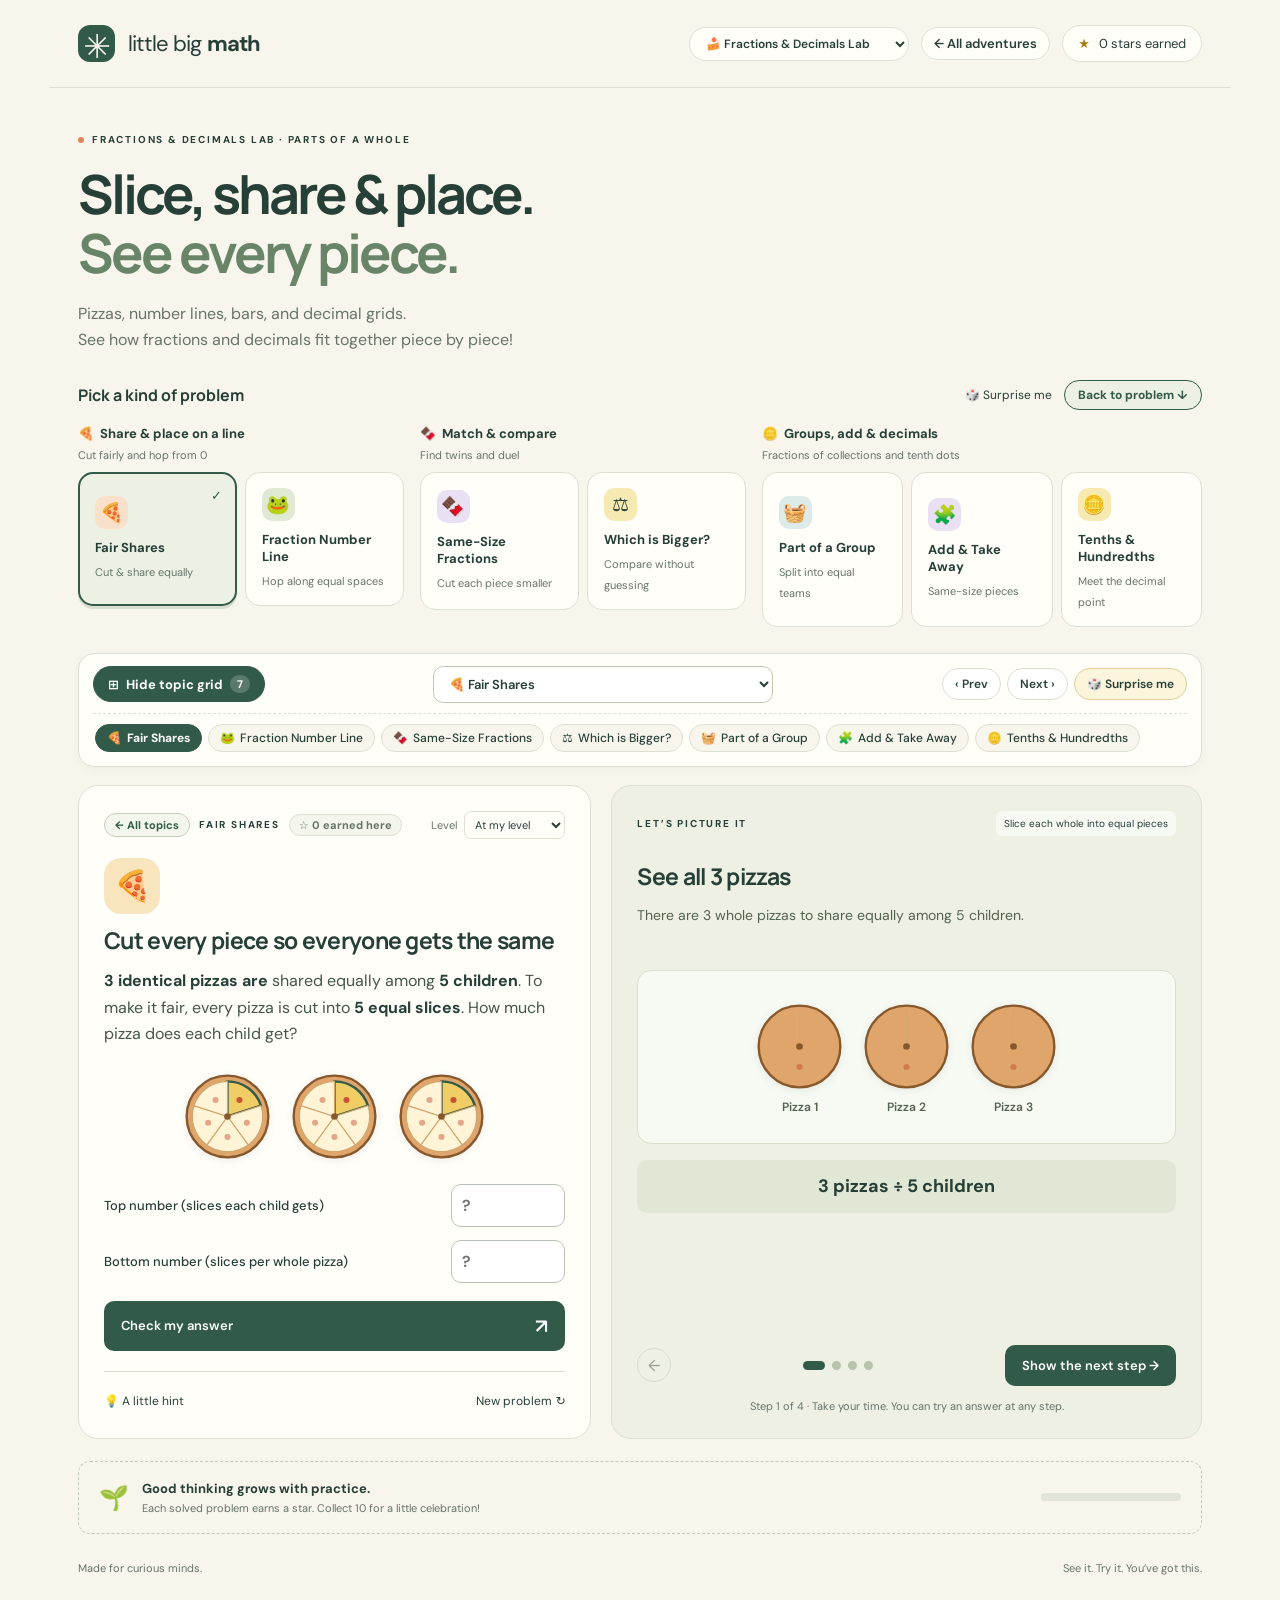
<file: fractions.html>
<!doctype html>
<html lang="en">
<head>
  <meta charset="UTF-8">
  <meta name="viewport" content="width=device-width, initial-scale=1">
  <meta name="theme-color" content="#f7f5ec">
  <title>Fractions & Decimals Lab · Little Big Math</title>
  <link rel="stylesheet" href="styles.css">
  <link rel="stylesheet" href="fractions.css">
  <script defer src="fractions.js"></script>
  <script defer src="nav.js"></script>
</head>
<body>
  <header class="topbar">
    <a class="brand" href="index.html"><span class="brand-mark" aria-hidden="true">✳</span> little big <b>math</b></a>
    <div class="topbar-right">
      <a class="back-link" href="index.html">← All adventures</a>
      <div class="stars" aria-label="Problems solved"><span aria-hidden="true">★</span> <span id="star-count">0</span> stars earned</div>
    </div>
  </header>
  <main>
    <section class="page-hero">
      <p class="eyebrow"><span class="tiny-dot"></span> FRACTIONS & DECIMALS LAB · PARTS OF A WHOLE</p>
      <h1>Slice, share & place.<br><span>See every piece.</span></h1>
      <p class="hero-description">Pizzas, number lines, bars, and decimal grids.<br>See how fractions and decimals fit together piece by piece!</p>
    </section>

    <section class="practice" aria-label="Fractions and decimals practice">
      <div class="section-heading">
        <h2>Pick a kind of problem</h2>
        <button class="text-button" id="mix-button">🎲 Surprise me</button>
      </div>
      <div class="topic-groups fractions-groups">
        <div class="topic-group" role="group" aria-label="Share & place on a line">
          <h3 class="topic-group-title"><span aria-hidden="true">🍕</span> Share & place on a line <small>Cut fairly and hop from 0</small></h3>
          <div class="topics">
            <button class="topic" data-topic="fairShare"><span class="topic-icon peach">🍕</span><strong>Fair Shares</strong><small>Cut & share equally</small></button>
            <button class="topic" data-topic="numberLine"><span class="topic-icon green">🐸</span><strong>Fraction Number Line</strong><small>Hop along equal spaces</small></button>
          </div>
        </div>
        <div class="topic-group" role="group" aria-label="Match & compare">
          <h3 class="topic-group-title"><span aria-hidden="true">🍫</span> Match & compare <small>Find twins and duel</small></h3>
          <div class="topics">
            <button class="topic" data-topic="equivalent"><span class="topic-icon lilac">🍫</span><strong>Same-Size Fractions</strong><small>Cut each piece smaller</small></button>
            <button class="topic" data-topic="compare"><span class="topic-icon yellow">⚖️</span><strong>Which is Bigger?</strong><small>Compare without guessing</small></button>
          </div>
        </div>
        <div class="topic-group" role="group" aria-label="Parts of a group & decimals">
          <h3 class="topic-group-title"><span aria-hidden="true">🪙</span> Groups, add & decimals <small>Fractions of collections and tenth dots</small></h3>
          <div class="topics">
            <button class="topic" data-topic="ofWhole"><span class="topic-icon blue">🧺</span><strong>Part of a Group</strong><small>Split into equal teams</small></button>
            <button class="topic" data-topic="fracAddSub"><span class="topic-icon lilac">🧩</span><strong>Add & Take Away</strong><small>Same-size pieces</small></button>
            <button class="topic" data-topic="decimals"><span class="topic-icon yellow">🪙</span><strong>Tenths & Hundredths</strong><small>Meet the decimal point</small></button>
          </div>
        </div>
      </div>

      <div class="workspace">
        <section class="problem-card" aria-labelledby="problem-title">
          <div class="card-top">
            <span class="eyebrow" id="topic-caption">FAIR SHARES</span>
            <label class="difficulty">Level
              <select id="difficulty">
                <option value="easy">At my level</option>
                <option value="medium">A little harder</option>
                <option value="large">Big challenge</option>
              </select>
            </label>
          </div>
          <div class="story-icon" id="story-icon" aria-hidden="true">🍕</div>
          <h2 id="problem-title">Cut every piece so everyone gets the same</h2>
          <p class="story" id="story"></p>
          <div class="story-visual" id="story-visual"></div>
          <form id="answer-form" novalidate>
            <div id="answer-fields"></div>
            <button class="primary check" type="submit">Check my answer <span aria-hidden="true">↗</span></button>
          </form>
          <div class="feedback" id="feedback" role="status" aria-live="polite"></div>
          <div class="problem-actions">
            <button class="text-button" id="hint-button">💡 A little hint</button>
            <button class="text-button" id="new-button">New problem <span aria-hidden="true">↻</span></button>
          </div>
          <p class="hint" id="hint" hidden></p>
        </section>

        <section class="visual-card" aria-labelledby="visual-title">
          <div class="card-top">
            <span class="eyebrow">LET’S PICTURE IT</span>
            <span class="picture-badge" id="picture-badge">Slice each whole into equal pieces</span>
          </div>
          <h2 id="visual-title">See the pieces</h2>
          <p class="step-description" id="step-description"></p>
          <div id="diagram" class="diagram" aria-live="polite"></div>
          <div class="equation" id="equation"></div>
          <div class="step-controls">
            <button id="previous-step" class="round-button" aria-label="Previous explanation step">←</button>
            <div id="step-dots" class="step-dots" role="group" aria-label="Explanation steps"></div>
            <button id="next-step" class="primary">Show the next step →</button>
          </div>
          <p class="visual-note" id="visual-note">Take your time. You can try an answer at any step.</p>
        </section>
      </div>

      <div class="encouragement">
        <span aria-hidden="true">🌱</span>
        <div>
          <strong>Good thinking grows with practice.</strong>
          <span>Each solved problem earns a star. Collect 10 for a little celebration!</span>
        </div>
        <div class="progress-track" aria-label="Progress toward 10 stars">
          <div id="progress-fill"></div>
        </div>
      </div>
    </section>
  </main>
  <footer>Made for curious minds. <span>See it. Try it. You’ve got this.</span></footer>
  <div id="celebration" class="celebration" role="status" aria-live="polite"></div>
</body>
</html>
</file>
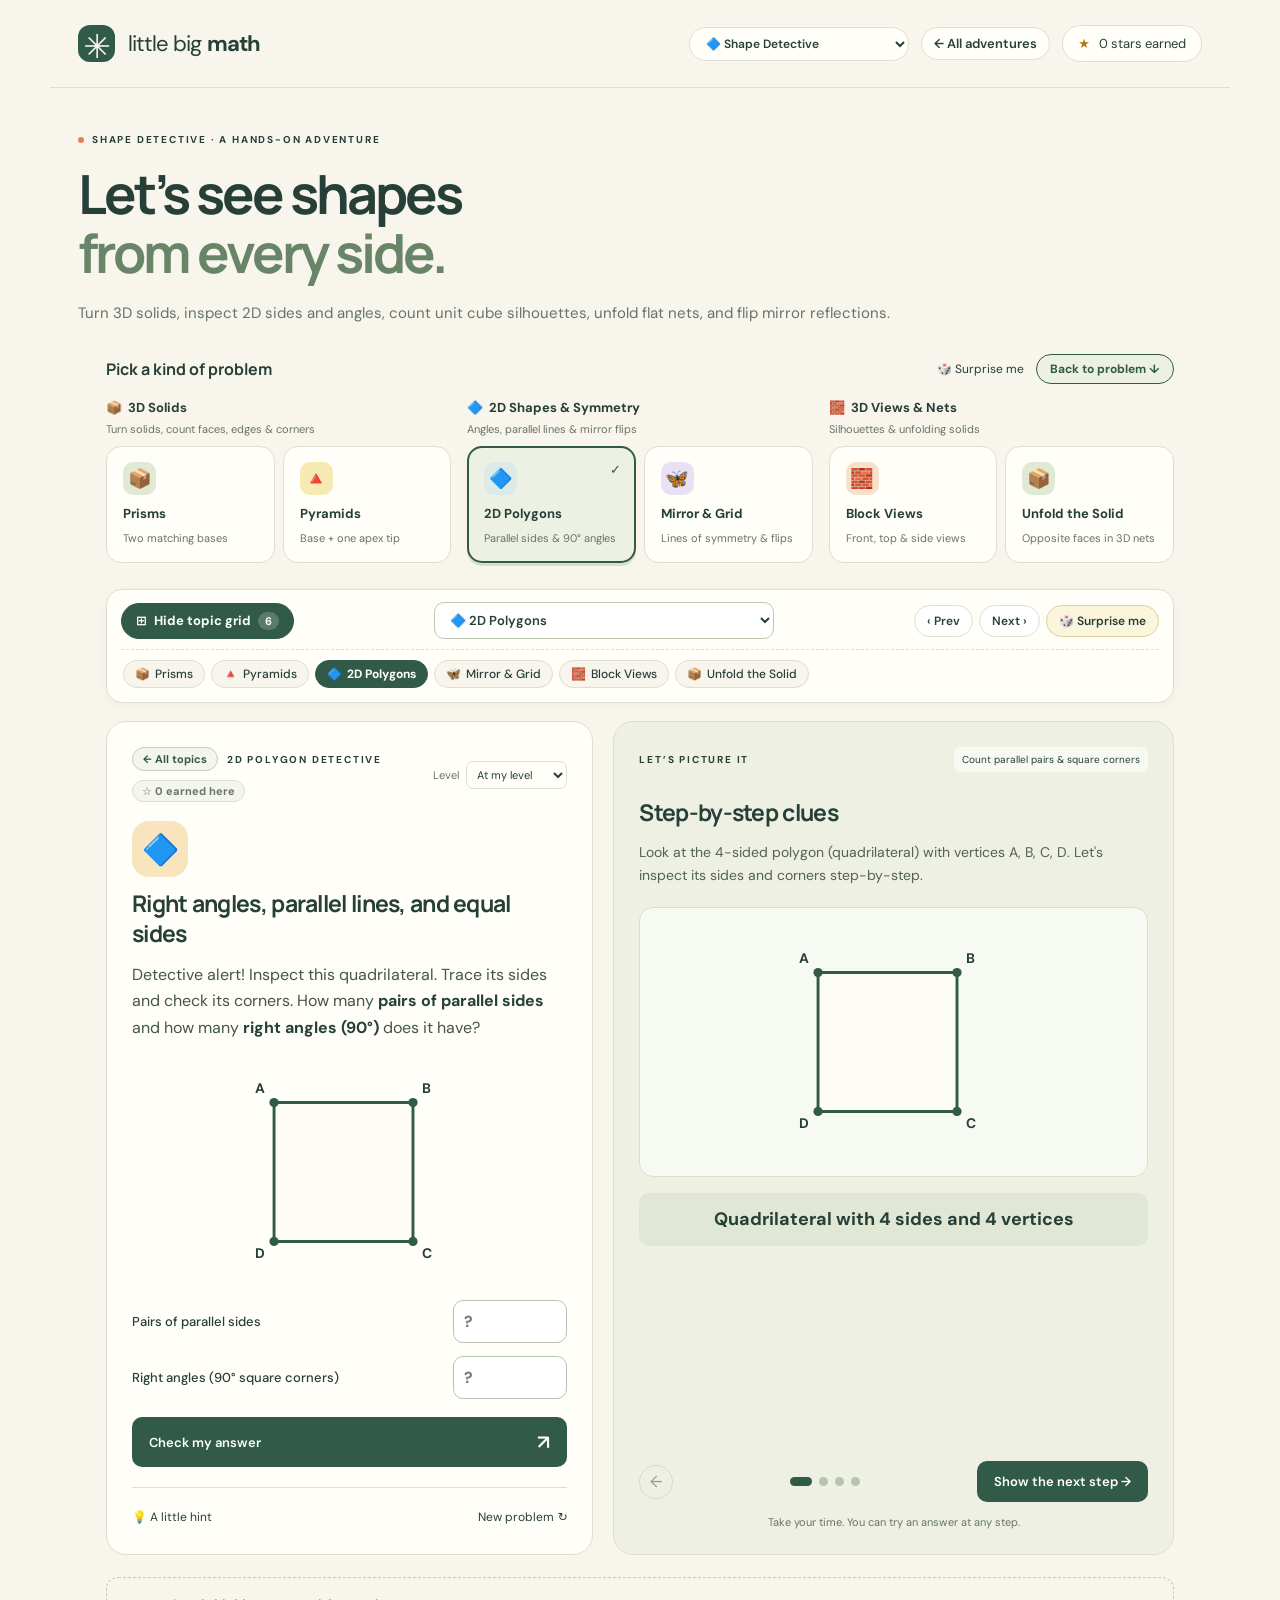
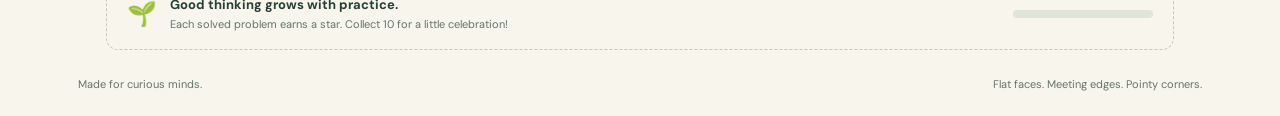
<file: geometry.html>
<!doctype html>
<html lang="en">
<head>
  <meta charset="UTF-8"><meta name="viewport" content="width=device-width, initial-scale=1">
  <meta name="theme-color" content="#f7f5ec"><title>Shape Detective · Little Big Math</title>
  <link rel="stylesheet" href="styles.css"><link rel="stylesheet" href="geometry.css">
  <script defer src="geometry-model.js"></script><script defer src="geometry.js"></script><script defer src="nav.js"></script>
</head>
<body>
  <header class="topbar">
    <a class="brand" href="index.html"><span class="brand-mark" aria-hidden="true">✳</span> little big <b>math</b></a>
    <div class="topbar-right">
      <a class="back-link" href="index.html">← All adventures</a>
      <div class="stars" aria-label="Problems solved"><span aria-hidden="true">★</span> <span id="star-count">0</span> stars earned</div>
    </div>
  </header>
  <main class="geometry-main">
    <section class="page-hero geometry-hero">
      <p class="eyebrow"><span class="tiny-dot"></span> SHAPE DETECTIVE · A HANDS-ON ADVENTURE</p>
      <h1>Let’s see shapes<br><span>from every side.</span></h1>
      <p class="hero-description">Turn 3D solids, inspect 2D sides and angles, count unit cube silhouettes, unfold flat nets, and flip mirror reflections.</p>
    </section>

    <!-- Shape Detective Practice & Challenges -->
    <section class="practice" id="geometry-challenges" aria-label="Shape Detective challenges">
      <div class="section-heading">
        <h2>Pick a kind of problem</h2>
        <button class="text-button" id="mix-button">🎲 Surprise me</button>
      </div>
      <div class="topic-groups geometry-groups">
        <div class="topic-group" role="group" aria-label="3D Solids Explorer">
          <h3 class="topic-group-title"><span aria-hidden="true">📦</span> 3D Solids <small>Turn solids, count faces, edges &amp; corners</small></h3>
          <div class="topics">
            <button class="topic" data-topic="prism"><span class="topic-icon green">📦</span><strong>Prisms</strong><small>Two matching bases</small></button>
            <button class="topic" data-topic="pyramid"><span class="topic-icon yellow">🔺</span><strong>Pyramids</strong><small>Base + one apex tip</small></button>
          </div>
        </div>
        <div class="topic-group" role="group" aria-label="2D Shapes &amp; Symmetry">
          <h3 class="topic-group-title"><span aria-hidden="true">🔷</span> 2D Shapes &amp; Symmetry <small>Angles, parallel lines &amp; mirror flips</small></h3>
          <div class="topics">
            <button class="topic" data-topic="quads"><span class="topic-icon blue">🔷</span><strong>2D Polygons</strong><small>Parallel sides &amp; 90° angles</small></button>
            <button class="topic" data-topic="symmetry"><span class="topic-icon lilac">🦋</span><strong>Mirror &amp; Grid</strong><small>Lines of symmetry &amp; flips</small></button>
          </div>
        </div>
        <div class="topic-group" role="group" aria-label="3D Views &amp; Nets">
          <h3 class="topic-group-title"><span aria-hidden="true">🧱</span> 3D Views &amp; Nets <small>Silhouettes &amp; unfolding solids</small></h3>
          <div class="topics">
            <button class="topic" data-topic="views"><span class="topic-icon peach">🧱</span><strong>Block Views</strong><small>Front, top &amp; side views</small></button>
            <button class="topic" data-topic="nets"><span class="topic-icon green">📦</span><strong>Unfold the Solid</strong><small>Opposite faces in 3D nets</small></button>
          </div>
        </div>
      </div>

      <div class="workspace" id="challenge-workspace">
        <section class="problem-card" aria-labelledby="problem-title">
          <div class="card-top">
            <span class="eyebrow" id="topic-caption">2D POLYGON DETECTIVE</span>
            <label class="difficulty">Level
              <select id="difficulty">
                <option value="easy">At my level</option>
                <option value="medium">A little harder</option>
                <option value="large">Big challenge</option>
              </select>
            </label>
          </div>
          <div class="story-icon" id="story-icon" aria-hidden="true">🔷</div>
          <h2 id="problem-title">Right angles, parallel lines, and equal sides</h2>
          <p class="story" id="story"></p>
          <div class="story-visual" id="story-visual"></div>
          <form id="answer-form" novalidate>
            <div id="answer-fields"></div>
            <button class="primary check" type="submit">Check my answer <span aria-hidden="true">↗</span></button>
          </form>
          <div class="feedback" id="feedback" role="status" aria-live="polite"></div>
          <div class="problem-actions">
            <button class="text-button" id="hint-button">💡 A little hint</button>
            <button class="text-button" id="new-button">New problem <span aria-hidden="true">↻</span></button>
          </div>
          <p class="hint" id="hint" hidden></p>
        </section>

        <section class="visual-card" aria-labelledby="visual-title">
          <div class="card-top">
            <span class="eyebrow">LET’S PICTURE IT</span>
            <span class="picture-badge" id="picture-badge">Look for clues</span>
          </div>
          <h2 id="visual-title">Step-by-step clues</h2>
          <p class="step-description" id="step-description"></p>
          <div id="diagram" class="diagram" aria-live="polite"></div>
          <div class="equation" id="equation"></div>
          <div class="step-controls">
            <button id="previous-step" class="round-button" aria-label="Previous explanation step">←</button>
            <div id="step-dots" class="step-dots" role="group" aria-label="Explanation steps"></div>
            <button id="next-step" class="primary">Show the next step →</button>
          </div>
          <p class="visual-note" id="visual-note">Take your time. You can try an answer at any step.</p>
        </section>
      </div>

      <!-- 3D Solid Explorer Section (Prisms & Pyramids) -->
      <section id="solid-explorer" class="solid-explorer-section" aria-label="3D Solids Explorer" hidden>
        <div class="geometry-layout">
          <section class="shape-card" aria-labelledby="solid-name">
            <div class="shape-controls"><div class="family-switch" role="group" aria-label="Solid type"><button data-family="prism" aria-pressed="true">Prism</button><button data-family="pyramid" aria-pressed="false">Pyramid</button></div><label>Base shape <select id="base-shape"><option value="triangle">Triangle · 3 sides</option><option value="square">Square · 4 sides</option><option value="rectangle">Rectangle · 4 sides</option><option value="pentagon">Pentagon · 5 sides</option><option value="hexagon">Hexagon · 6 sides</option></select></label></div>
            <h2 id="solid-name">Triangular prism</h2><p id="solid-story" class="solid-story"></p>
            <div class="view-tabs" role="group" aria-label="What to explore"><button data-mode="shape" aria-pressed="true">Whole shape</button><button data-mode="faces" aria-pressed="false">▰ Faces</button><button data-mode="edges" aria-pressed="false">╱ Edges</button><button data-mode="vertices" aria-pressed="false">● Vertices</button></div>
            <div class="model-stage"><svg id="solid-view" viewBox="0 0 560 390" role="group" tabindex="0" aria-label="Rotatable solid. Drag or use arrow keys to rotate. Choose faces, edges, or vertices to count parts."></svg><div class="stage-note" id="stage-note">Drag to turn · Arrow keys work too</div></div>
            <div class="rotate-controls" role="group" aria-label="Rotate the solid"><button data-turn="left" aria-label="Turn left">↶</button><button data-turn="right" aria-label="Turn right">↷</button><button data-turn="up" aria-label="Tilt up">↑</button><button data-turn="down" aria-label="Tilt down">↓</button><button id="reset-view">Reset view</button></div>
            <div class="display-controls"><label><input id="color-bases" type="checkbox" checked> Color the bases</label><label><input id="xray" type="checkbox"> See through it</label></div>
            <label class="spread-control" for="spread">Pull the faces apart <input id="spread" type="range" min="0" max="100" value="0"><span>See every flat face</span></label>
            <div class="count-panel" id="count-panel" hidden><div class="count-heading"><strong id="count-progress" role="status" aria-live="polite"></strong><button id="clear-count" class="text-button">Start counting again</button></div><p id="count-help"></p><div id="part-buttons" class="part-buttons" role="group" aria-label="Mark individual parts"></div></div>
            <p class="hidden-note">Dashed lines are real edges hidden at the back. They still count! Pulling faces apart is a way to peek inside; it doesn’t add new parts.</p>
          </section>
          <aside class="learning-card" aria-labelledby="learning-title">
            <p class="eyebrow">YOUR DETECTIVE TOOLKIT</p><h2 id="learning-title">Three things to spot</h2>
            <div class="definition"><span class="definition-icon face-icon">▰</span><div><strong>A face is a flat surface.</strong><p>Imagine laying your palm flat on it.</p></div></div>
            <div class="definition"><span class="definition-icon edge-icon">╱</span><div><strong>An edge is a line where two faces meet.</strong><p>Trace it with your finger.</p></div></div>
            <div class="definition"><span class="definition-icon vertex-icon">●</span><div><strong>A vertex is a corner.</strong><p>Tap the point where edges meet. More than one? We call them vertices.</p></div></div>
            <div class="base-preview"><svg id="base-preview" viewBox="0 0 170 120" role="img"></svg><div><strong id="base-name"></strong><p id="base-description"></p></div></div>
            <div class="lesson-box"><p class="eyebrow">BUILD IT IN YOUR MIND</p><div class="lesson-tabs" role="group" aria-label="Counting explanation"><button data-lesson="build" aria-pressed="true">Build</button><button data-lesson="faces" aria-pressed="false">Faces</button><button data-lesson="edges" aria-pressed="false">Edges</button><button data-lesson="vertices" aria-pressed="false">Corners</button></div><h3 id="lesson-title"></h3><p id="lesson-text"></p><div id="lesson-equation" class="lesson-equation"></div></div>
            <div class="shape-totals" aria-label="Total parts in this solid"><button data-mode="faces"><strong id="total-faces">5</strong><span>faces</span></button><button data-mode="edges"><strong id="total-edges">9</strong><span>edges</span></button><button data-mode="vertices"><strong id="total-vertices">6</strong><span>vertices</span></button></div>
            <div class="notice-box" id="notice"></div>
          </aside>
        </div>
        <section class="geometry-practice"><div><p class="eyebrow">TRY YOUR DETECTIVE SKILLS</p><h2>Can you count a mystery shape?</h2><p id="quiz-question">Choose “New mystery” to start. Explore the shape, then tell us how many parts it has.</p><button class="primary" id="new-mystery">New mystery shape ✦</button></div><form id="geometry-quiz" novalidate><div class="quiz-inputs"><label>Faces<input id="guess-faces" type="text" inputmode="numeric" autocomplete="off" placeholder="?" aria-describedby="quiz-feedback"></label><label>Edges<input id="guess-edges" type="text" inputmode="numeric" autocomplete="off" placeholder="?" aria-describedby="quiz-feedback"></label><label>Vertices<input id="guess-vertices" type="text" inputmode="numeric" autocomplete="off" placeholder="?" aria-describedby="quiz-feedback"></label></div><button class="primary" type="submit">Check my counts →</button><div id="quiz-feedback" role="status" aria-live="polite"></div><button id="reveal-counts" type="button" class="text-button" hidden>Show me how to count</button></form></section>
        <section class="hands-on"><span aria-hidden="true">👐</span><div><h2>Try it away from the screen</h2><p>Build edges with straws and corners with little balls of play dough. Use paper for the faces. Can you make a triangular prism with 6 balls and 9 straws? Now try a rectangular-based pyramid with 5 balls and 8 straws!</p></div></section>
      </section>

      <div class="encouragement">
        <span aria-hidden="true">🌱</span>
        <div>
          <strong>Good thinking grows with practice.</strong>
          <span>Each solved problem earns a star. Collect 10 for a little celebration!</span>
        </div>
        <div class="progress-track" aria-label="Progress toward 10 stars">
          <div id="progress-fill"></div>
        </div>
      </div>
    </section>
  </main>
  <footer>Made for curious minds. <span>Flat faces. Meeting edges. Pointy corners.</span></footer>
  <div id="celebration" class="celebration" role="status" aria-live="polite"></div>
</body>
</html>
</file>
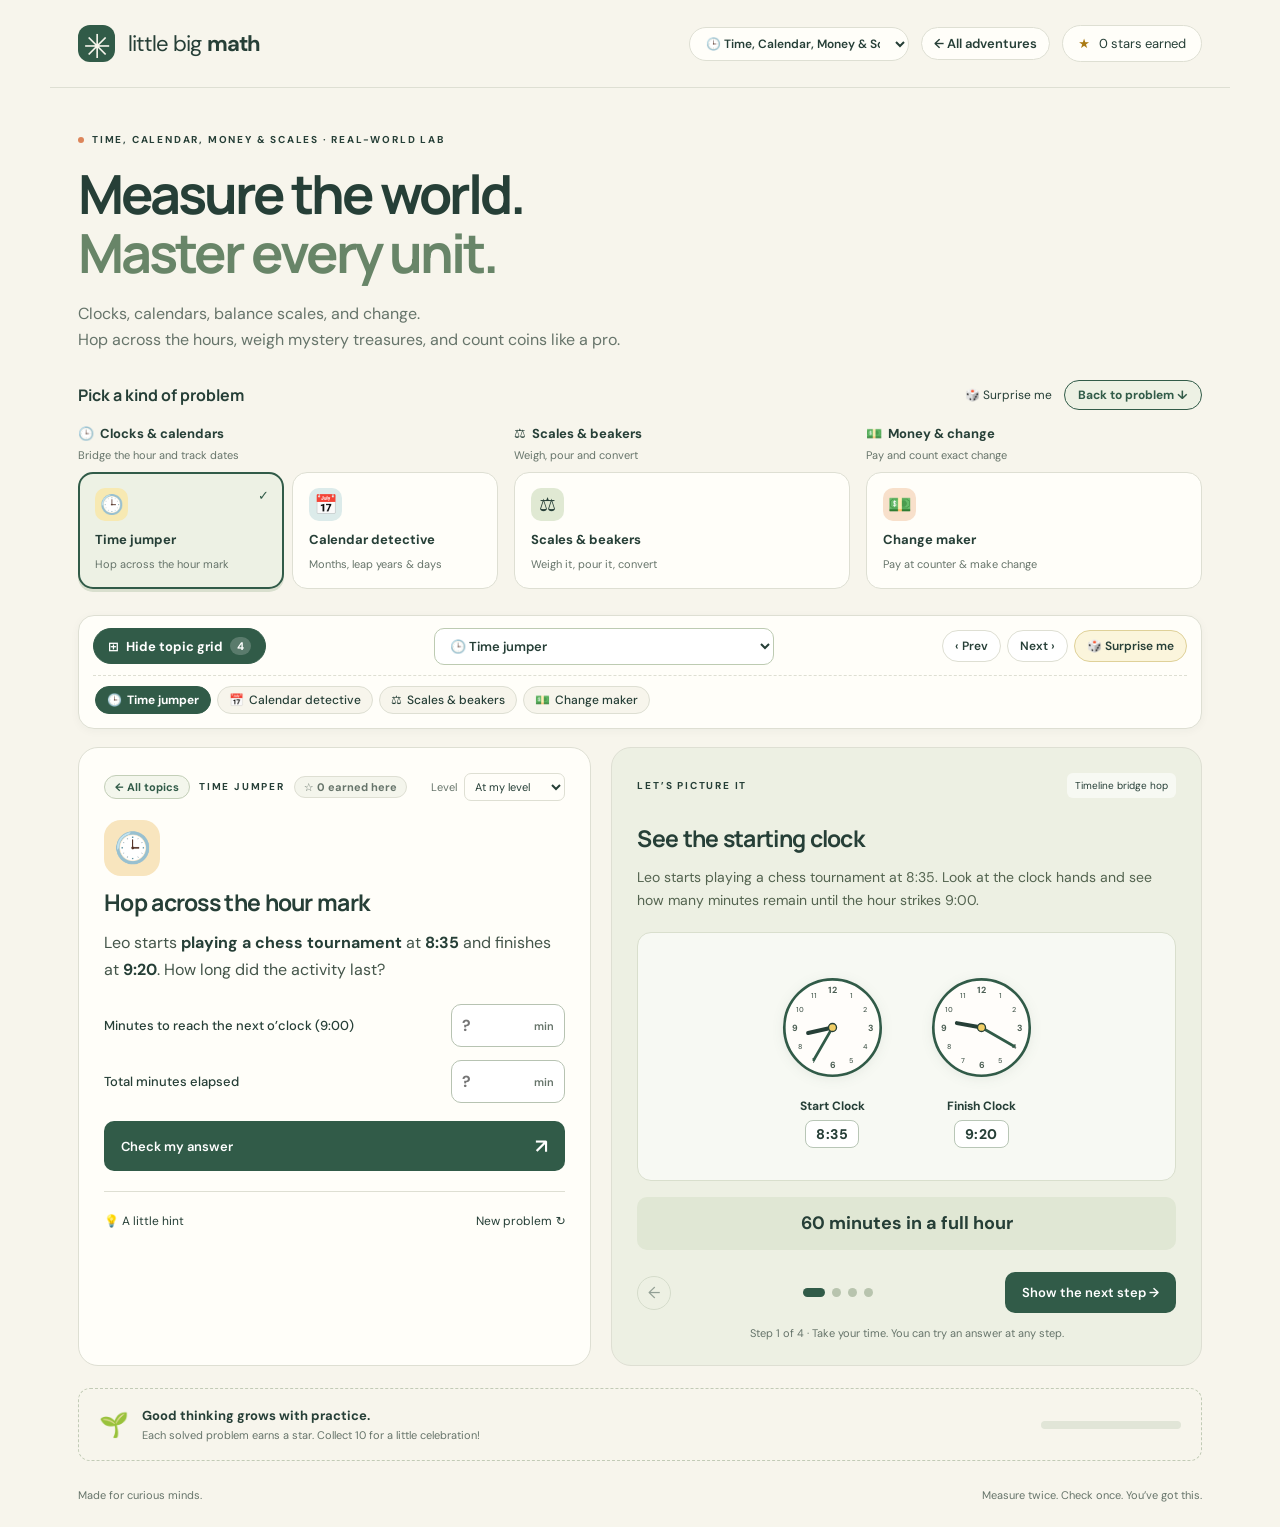
<file: measurement.html>
<!doctype html>
<html lang="en">
<head>
  <meta charset="UTF-8">
  <meta name="viewport" content="width=device-width, initial-scale=1">
  <meta name="theme-color" content="#f7f5ec">
  <title>Time, Calendar, Money & Scales · Little Big Math</title>
  <link rel="stylesheet" href="styles.css">
  <link rel="stylesheet" href="measurement.css">
  <script defer src="measurement.js"></script>
  <script defer src="nav.js"></script>
</head>
<body>
  <header class="topbar">
    <a class="brand" href="index.html"><span class="brand-mark" aria-hidden="true">✳</span> little big <b>math</b></a>
    <div class="topbar-right"><a class="back-link" href="index.html">← All adventures</a><div class="stars" aria-label="Problems solved"><span aria-hidden="true">★</span> <span id="star-count">0</span> stars earned</div></div>
  </header>
  <main>
    <section class="page-hero">
      <p class="eyebrow"><span class="tiny-dot"></span> TIME, CALENDAR, MONEY & SCALES · REAL-WORLD LAB</p>
      <h1>Measure the world.<br><span>Master every unit.</span></h1>
      <p class="hero-description">Clocks, calendars, balance scales, and change.<br>Hop across the hours, weigh mystery treasures, and count coins like a pro.</p>
    </section>

    <section class="practice" aria-label="Measurement practice">
      <div class="section-heading">
        <h2>Pick a kind of problem</h2>
        <button class="text-button" id="mix-button">🎲 Surprise me</button>
      </div>
      <div class="topic-groups">
        <div class="topic-group" role="group" aria-label="Clocks & calendars">
          <h3 class="topic-group-title"><span aria-hidden="true">🕒</span> Clocks & calendars <small>Bridge the hour and track dates</small></h3>
          <div class="topics">
            <button class="topic" data-topic="elapsedTime" aria-pressed="true">
              <span class="topic-icon yellow">🕒</span>
              <strong>Time jumper</strong>
              <small>Hop across the hour mark</small>
            </button>
            <button class="topic" data-topic="calendar" aria-pressed="false">
              <span class="topic-icon blue">📅</span>
              <strong>Calendar detective</strong>
              <small>Months, leap years & days</small>
            </button>
          </div>
        </div>
        <div class="topic-group" role="group" aria-label="Scales & beakers">
          <h3 class="topic-group-title"><span aria-hidden="true">⚖️</span> Scales & beakers <small>Weigh, pour and convert</small></h3>
          <div class="topics">
            <button class="topic" data-topic="scalesBeakers" aria-pressed="false">
              <span class="topic-icon green">⚖️</span>
              <strong>Scales & beakers</strong>
              <small>Weigh it, pour it, convert</small>
            </button>
          </div>
        </div>
        <div class="topic-group" role="group" aria-label="Money & change">
          <h3 class="topic-group-title"><span aria-hidden="true">💵</span> Money & change <small>Pay and count exact change</small></h3>
          <div class="topics">
            <button class="topic" data-topic="changeMaker" aria-pressed="false">
              <span class="topic-icon peach">💵</span>
              <strong>Change maker</strong>
              <small>Pay at counter & make change</small>
            </button>
          </div>
        </div>
      </div>

      <div class="workspace">
        <section class="problem-card" aria-labelledby="problem-title">
          <div class="card-top">
            <span class="eyebrow" id="topic-caption">TIME JUMPER</span>
            <label class="difficulty">Level 
              <select id="difficulty">
                <option value="easy">At my level</option>
                <option value="medium">A little harder</option>
                <option value="large">Big challenge</option>
              </select>
            </label>
          </div>
          <div class="story-icon" id="story-icon" aria-hidden="true">🕒</div>
          <h2 id="problem-title">Hop across the hour mark</h2>
          <p class="story" id="story"></p>
          <form id="answer-form" novalidate>
            <div id="answer-fields"></div>
            <button class="primary check" type="submit">Check my answer <span aria-hidden="true">↗</span></button>
          </form>
          <div class="feedback" id="feedback" role="status" aria-live="polite"></div>
          <div class="problem-actions">
            <button class="text-button" id="hint-button">💡 A little hint</button>
            <button class="text-button" id="new-button">New problem <span aria-hidden="true">↻</span></button>
          </div>
          <p class="hint" id="hint" hidden></p>
        </section>

        <section class="visual-card" aria-labelledby="visual-title">
          <div class="card-top">
            <span class="eyebrow">LET’S PICTURE IT</span>
            <span class="picture-badge" id="picture-badge">Timeline bridge hop</span>
          </div>
          <h2 id="visual-title">See the story</h2>
          <p class="step-description" id="step-description"></p>
          <div id="diagram" class="diagram" aria-live="polite"></div>
          <div class="equation" id="equation"></div>
          <div class="step-controls">
            <button id="previous-step" class="round-button" aria-label="Previous explanation step">←</button>
            <div id="step-dots" class="step-dots" role="group" aria-label="Explanation steps"></div>
            <button id="next-step" class="primary">Show the next step →</button>
          </div>
          <p class="visual-note" id="visual-note">Take your time. You can try an answer at any step.</p>
        </section>
      </div>

      <div class="encouragement">
        <span aria-hidden="true">🌱</span>
        <div>
          <strong>Good thinking grows with practice.</strong>
          <span>Each solved problem earns a star. Collect 10 for a little celebration!</span>
        </div>
        <div class="progress-track" aria-label="Progress toward 10 stars">
          <div id="progress-fill"></div>
        </div>
      </div>
    </section>
  </main>
  <footer>Made for curious minds. <span>Measure twice. Check once. You’ve got this.</span></footer>
  <div id="celebration" class="celebration" role="status" aria-live="polite"></div>
</body>
</html>
</file>
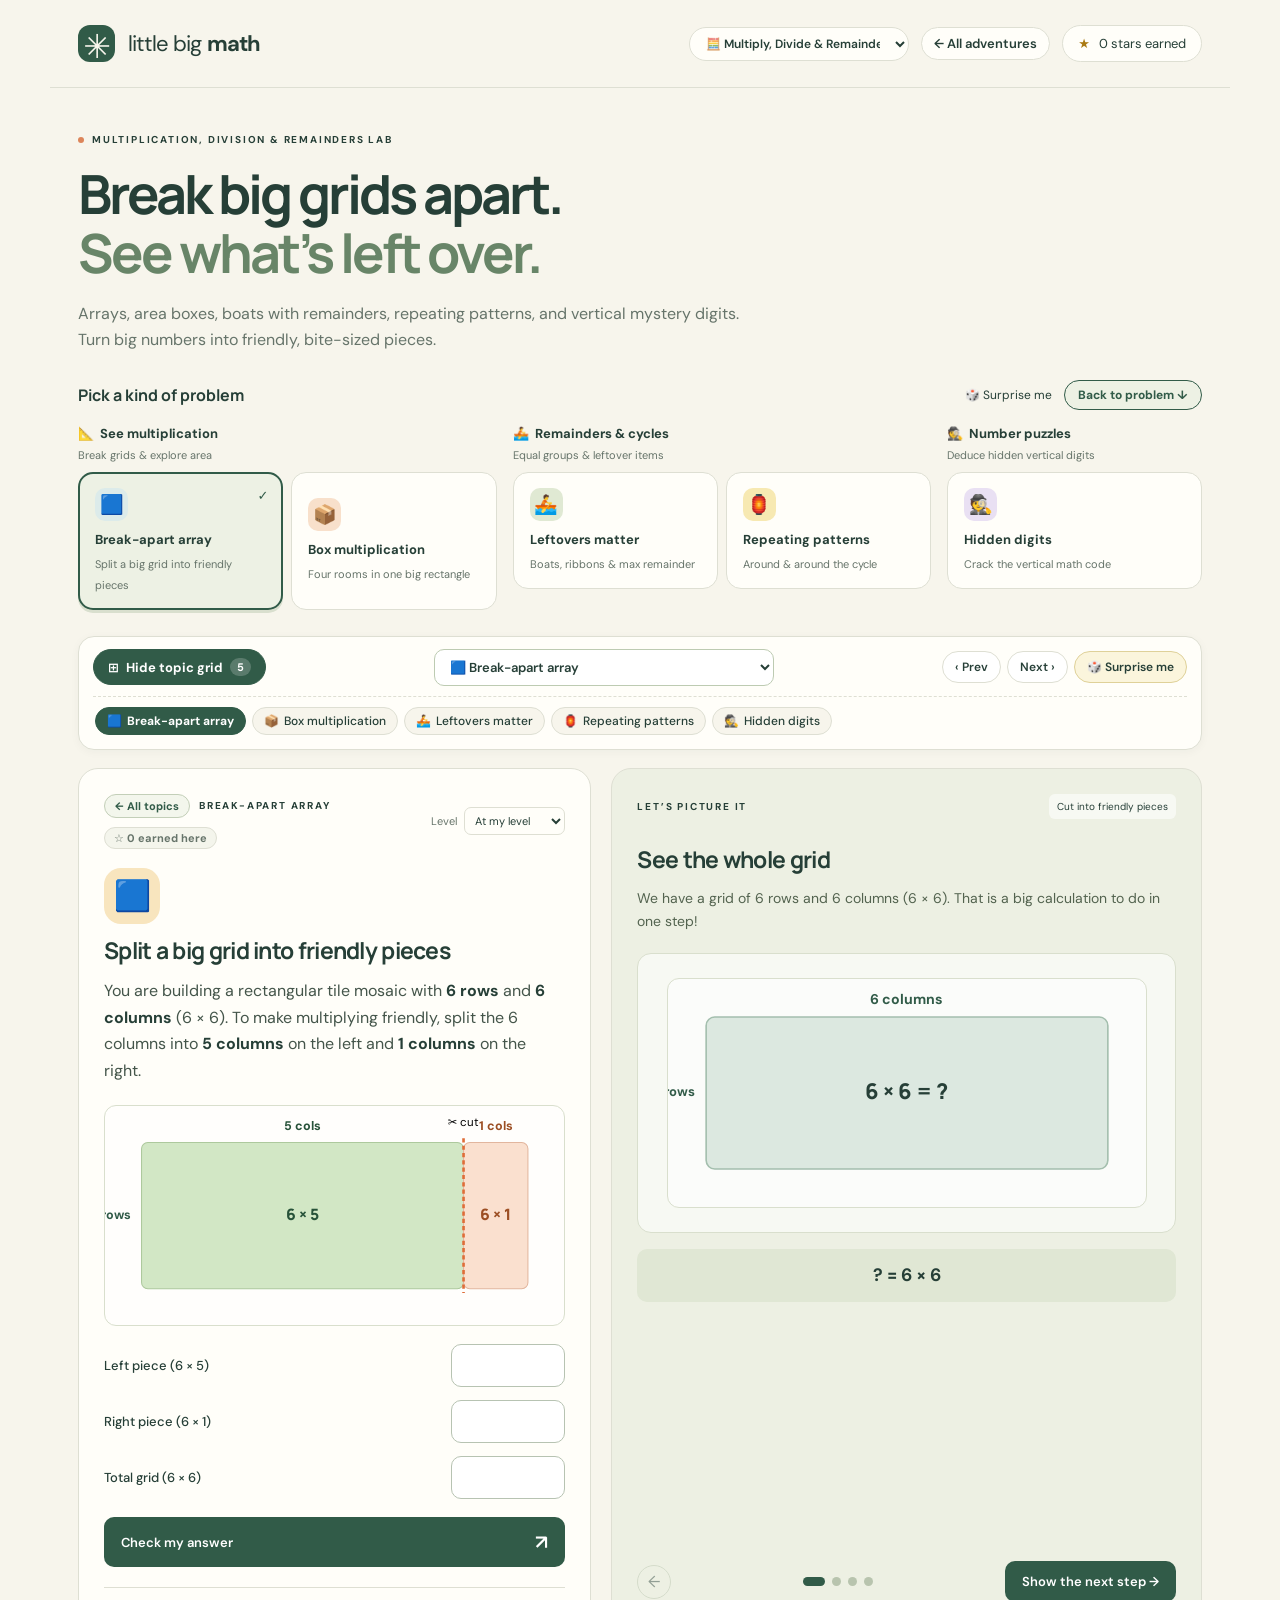
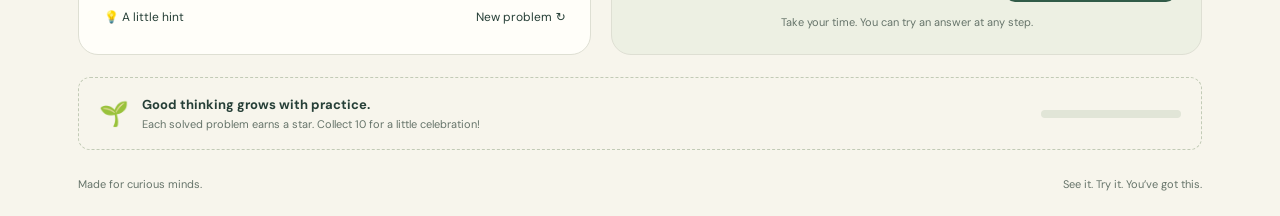
<file: multiply-divide.html>
<!doctype html>
<html lang="en">
<head>
  <meta charset="UTF-8">
  <meta name="viewport" content="width=device-width, initial-scale=1">
  <meta name="theme-color" content="#f7f5ec">
  <title>Multiplication, Division & Remainders Lab · Little Big Math</title>
  <link rel="stylesheet" href="styles.css">
  <link rel="stylesheet" href="multiply-divide.css">
  <script defer src="multiply-divide.js"></script>
  <script defer src="nav.js"></script>
</head>
<body>
  <header class="topbar">
    <a class="brand" href="index.html"><span class="brand-mark" aria-hidden="true">✳</span> little big <b>math</b></a>
    <div class="topbar-right">
      <a class="back-link" href="index.html">← All adventures</a>
      <div class="stars" aria-label="Problems solved"><span aria-hidden="true">★</span> <span id="star-count">0</span> stars earned</div>
    </div>
  </header>

  <main>
    <section class="page-hero">
      <p class="eyebrow"><span class="tiny-dot"></span> MULTIPLICATION, DIVISION & REMAINDERS LAB</p>
      <h1>Break big grids apart.<br><span>See what’s left over.</span></h1>
      <p class="hero-description">Arrays, area boxes, boats with remainders, repeating patterns, and vertical mystery digits.<br>Turn big numbers into friendly, bite-sized pieces.</p>
    </section>

    <section class="practice" aria-label="Multiplication and division practice">
      <div class="section-heading">
        <h2>Pick a kind of problem</h2>
        <button class="text-button" id="mix-button">🎲 Surprise me</button>
      </div>

      <div class="topic-groups md-groups">
        <div class="topic-group" role="group" aria-label="See multiplication">
          <h3 class="topic-group-title"><span aria-hidden="true">📐</span> See multiplication <small>Break grids &amp; explore area</small></h3>
          <div class="topics">
            <button class="topic" data-topic="splitArray">
              <span class="topic-icon blue">🟦</span>
              <strong>Break-apart array</strong>
              <small>Split a big grid into friendly pieces</small>
            </button>
            <button class="topic" data-topic="boxMult">
              <span class="topic-icon peach">📦</span>
              <strong>Box multiplication</strong>
              <small>Four rooms in one big rectangle</small>
            </button>
          </div>
        </div>

        <div class="topic-group" role="group" aria-label="Remainders & cycles">
          <h3 class="topic-group-title"><span aria-hidden="true">🚣</span> Remainders &amp; cycles <small>Equal groups &amp; leftover items</small></h3>
          <div class="topics">
            <button class="topic" data-topic="remainders">
              <span class="topic-icon green">🚣</span>
              <strong>Leftovers matter</strong>
              <small>Boats, ribbons &amp; max remainder</small>
            </button>
            <button class="topic" data-topic="cycles">
              <span class="topic-icon yellow">🏮</span>
              <strong>Repeating patterns</strong>
              <small>Around &amp; around the cycle</small>
            </button>
          </div>
        </div>

        <div class="topic-group" role="group" aria-label="Number puzzles">
          <h3 class="topic-group-title"><span aria-hidden="true">🕵️</span> Number puzzles <small>Deduce hidden vertical digits</small></h3>
          <div class="topics">
            <button class="topic" data-topic="cryptarithm">
              <span class="topic-icon lilac">🕵️</span>
              <strong>Hidden digits</strong>
              <small>Crack the vertical math code</small>
            </button>
          </div>
        </div>
      </div>

      <div class="workspace">
        <section class="problem-card" aria-labelledby="problem-title">
          <div class="card-top">
            <span class="eyebrow" id="topic-caption">BREAK-APART ARRAY</span>
            <label class="difficulty">Level
              <select id="difficulty">
                <option value="easy">At my level</option>
                <option value="medium">A little harder</option>
                <option value="large">Big challenge</option>
              </select>
            </label>
          </div>
          <div class="story-icon" id="story-icon" aria-hidden="true">🟦</div>
          <h2 id="problem-title">Split a big grid into friendly pieces</h2>
          <p class="story" id="story"></p>
          <div class="story-visual" id="story-visual"></div>
          <form id="answer-form" novalidate>
            <div id="answer-fields"></div>
            <button class="primary check" type="submit">Check my answer <span aria-hidden="true">↗</span></button>
          </form>
          <div class="feedback" id="feedback" role="status" aria-live="polite"></div>
          <div class="problem-actions">
            <button class="text-button" id="hint-button">💡 A little hint</button>
            <button class="text-button" id="new-button">New problem <span aria-hidden="true">↻</span></button>
          </div>
          <p class="hint" id="hint" hidden></p>
        </section>

        <section class="visual-card" aria-labelledby="visual-title">
          <div class="card-top">
            <span class="eyebrow">LET’S PICTURE IT</span>
            <span class="picture-badge" id="picture-badge">Cut into friendly pieces</span>
          </div>
          <h2 id="visual-title">See the pieces</h2>
          <p class="step-description" id="step-description"></p>
          <div id="diagram" class="diagram" aria-live="polite"></div>
          <div class="equation" id="equation"></div>
          <div class="step-controls">
            <button id="previous-step" class="round-button" aria-label="Previous explanation step">←</button>
            <div id="step-dots" class="step-dots" role="group" aria-label="Explanation steps"></div>
            <button id="next-step" class="primary">Show the next step →</button>
          </div>
          <p class="visual-note" id="visual-note">Take your time. You can try an answer at any step.</p>
        </section>
      </div>

      <div class="encouragement">
        <span aria-hidden="true">🌱</span>
        <div>
          <strong>Good thinking grows with practice.</strong>
          <span>Each solved problem earns a star. Collect 10 for a little celebration!</span>
        </div>
        <div class="progress-track" aria-label="Progress toward 10 stars">
          <div id="progress-fill"></div>
        </div>
      </div>
    </section>
  </main>

  <footer>Made for curious minds. <span>See it. Try it. You’ve got this.</span></footer>
  <div id="celebration" class="celebration" role="status" aria-live="polite"></div>
</body>
</html>
</file>
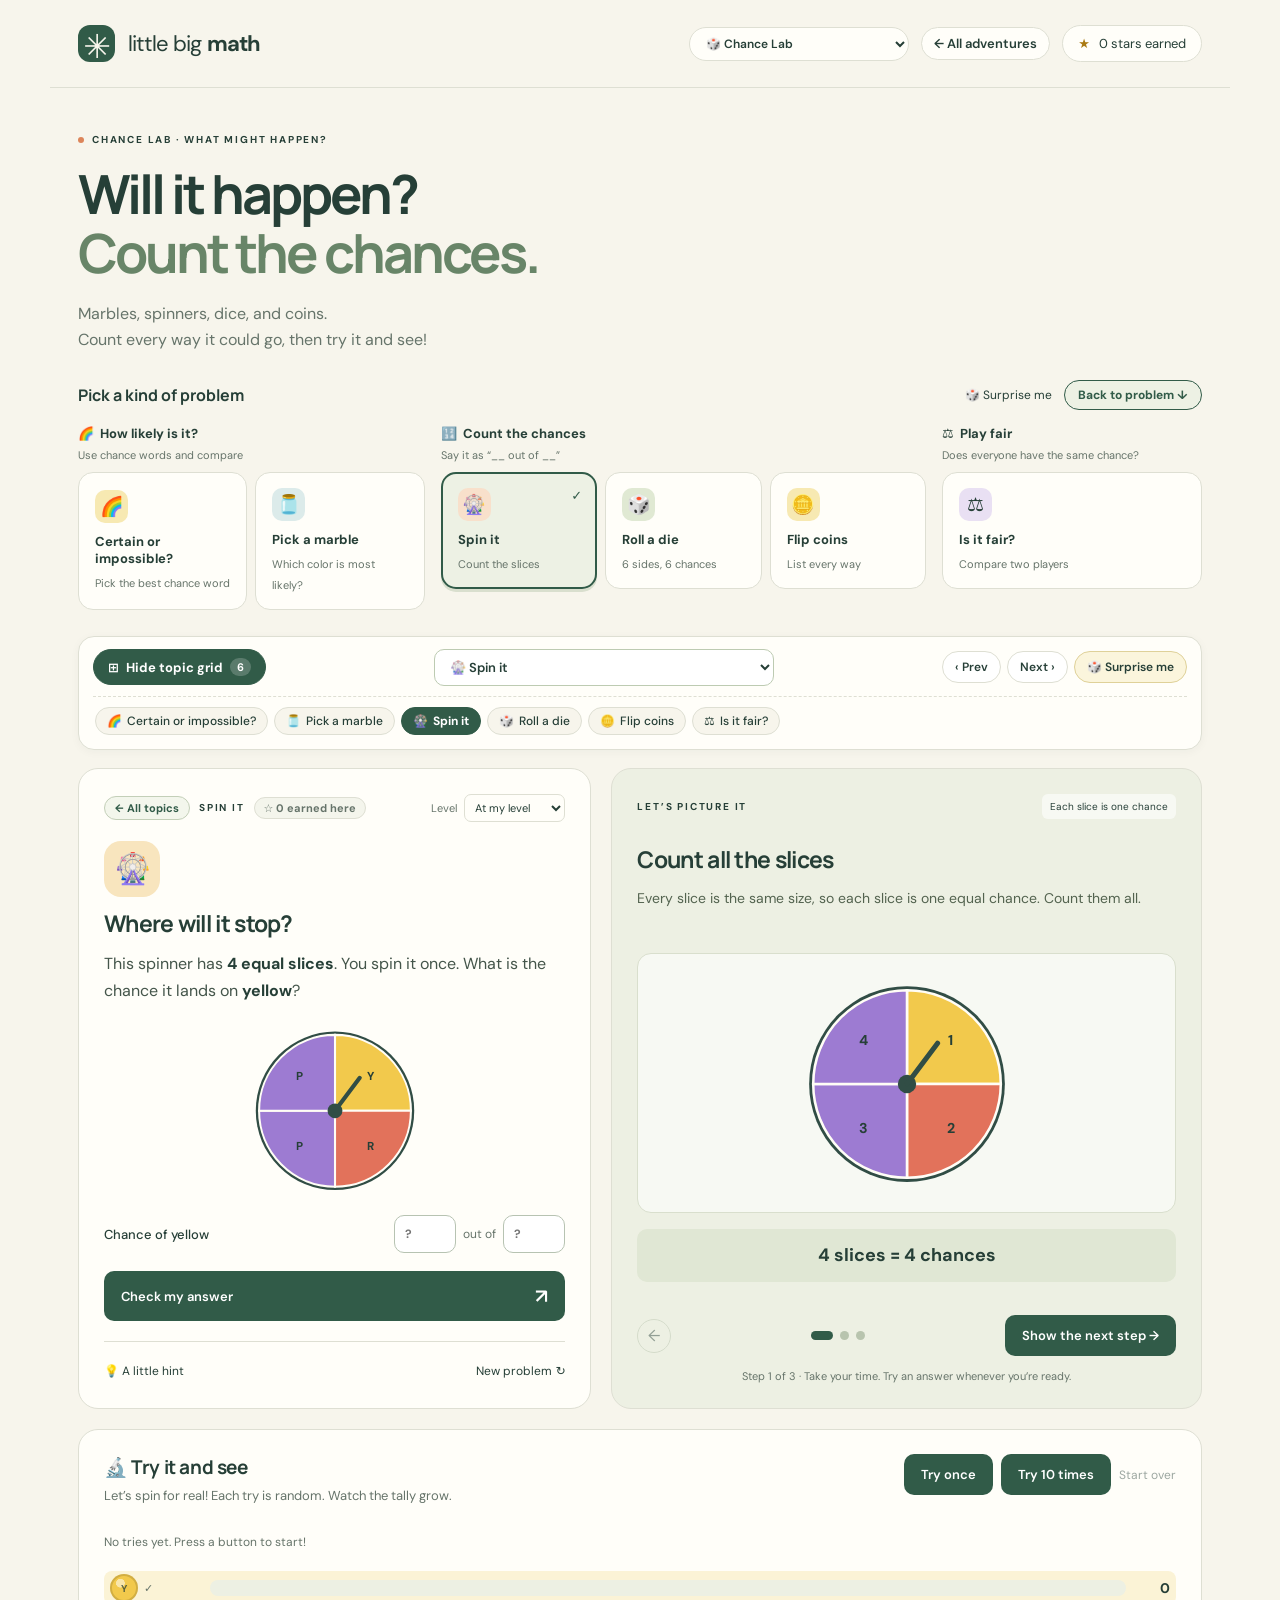
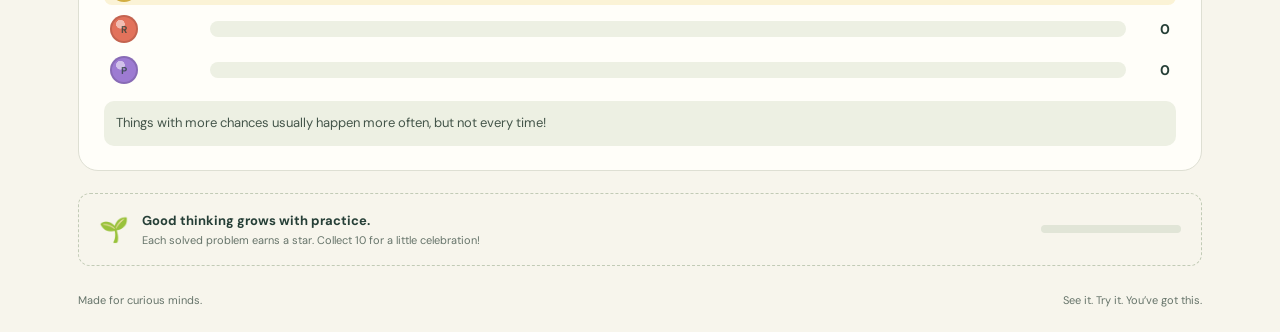
<file: probability.html>
<!doctype html>
<html lang="en">
<head>
  <meta charset="UTF-8">
  <meta name="viewport" content="width=device-width, initial-scale=1">
  <meta name="theme-color" content="#f7f5ec">
  <title>Chance Lab · Little Big Math</title>
  <link rel="stylesheet" href="styles.css">
  <link rel="stylesheet" href="probability.css">
  <script defer src="probability.js"></script>
  <script defer src="nav.js"></script>
</head>
<body>
  <header class="topbar">
    <a class="brand" href="index.html"><span class="brand-mark" aria-hidden="true">✳</span> little big <b>math</b></a>
    <div class="topbar-right"><a class="back-link" href="index.html">← All adventures</a><div class="stars" aria-label="Problems solved"><span aria-hidden="true">★</span> <span id="star-count">0</span> stars earned</div></div>
  </header>
  <main>
    <section class="page-hero">
      <p class="eyebrow"><span class="tiny-dot"></span> CHANCE LAB · WHAT MIGHT HAPPEN?</p>
      <h1>Will it happen?<br><span>Count the chances.</span></h1>
      <p class="hero-description">Marbles, spinners, dice, and coins.<br>Count every way it could go, then try it and see!</p>
    </section>

    <section class="practice" aria-label="Probability practice">
      <div class="section-heading"><h2>Pick a kind of problem</h2><button class="text-button" id="mix-button">🎲 Surprise me</button></div>
      <div class="topic-groups chance-groups">
        <div class="topic-group" role="group" aria-label="How likely is it?">
          <h3 class="topic-group-title"><span aria-hidden="true">🌈</span> How likely is it? <small>Use chance words and compare</small></h3>
          <div class="topics">
            <button class="topic" data-topic="words"><span class="topic-icon yellow">🌈</span><strong>Certain or impossible?</strong><small>Pick the best chance word</small></button>
            <button class="topic" data-topic="likely"><span class="topic-icon blue">🫙</span><strong>Pick a marble</strong><small>Which color is most likely?</small></button>
          </div>
        </div>
        <div class="topic-group" role="group" aria-label="Count the chances">
          <h3 class="topic-group-title"><span aria-hidden="true">🔢</span> Count the chances <small>Say it as “__ out of __”</small></h3>
          <div class="topics">
            <button class="topic" data-topic="spinner"><span class="topic-icon peach">🎡</span><strong>Spin it</strong><small>Count the slices</small></button>
            <button class="topic" data-topic="dice"><span class="topic-icon green">🎲</span><strong>Roll a die</strong><small>6 sides, 6 chances</small></button>
            <button class="topic" data-topic="coins"><span class="topic-icon yellow">🪙</span><strong>Flip coins</strong><small>List every way</small></button>
          </div>
        </div>
        <div class="topic-group" role="group" aria-label="Play fair">
          <h3 class="topic-group-title"><span aria-hidden="true">⚖️</span> Play fair <small>Does everyone have the same chance?</small></h3>
          <div class="topics">
            <button class="topic" data-topic="fair"><span class="topic-icon lilac">⚖️</span><strong>Is it fair?</strong><small>Compare two players</small></button>
          </div>
        </div>
      </div>

      <div class="workspace">
        <section class="problem-card" aria-labelledby="problem-title">
          <div class="card-top"><span class="eyebrow" id="topic-caption">SPIN IT</span><label class="difficulty">Level <select id="difficulty"><option value="easy">At my level</option><option value="medium">A little harder</option></select></label></div>
          <div class="story-icon" id="story-icon" aria-hidden="true">🎡</div>
          <h2 id="problem-title">Where will it stop?</h2>
          <p class="story" id="story"></p>
          <div class="story-visual" id="story-visual"></div>
          <form id="answer-form" novalidate>
            <div id="answer-fields"></div>
            <button class="primary check" type="submit">Check my answer <span aria-hidden="true">↗</span></button>
          </form>
          <div class="feedback" id="feedback" role="status" aria-live="polite"></div>
          <div class="problem-actions"><button class="text-button" id="hint-button">💡 A little hint</button><button class="text-button" id="new-button">New problem <span aria-hidden="true">↻</span></button></div>
          <p class="hint" id="hint" hidden></p>
        </section>

        <section class="visual-card" aria-labelledby="visual-title">
          <div class="card-top"><span class="eyebrow">LET’S PICTURE IT</span><span class="picture-badge" id="picture-badge">Each slice is one chance</span></div>
          <h2 id="visual-title">See the chances</h2>
          <p class="step-description" id="step-description"></p>
          <div id="diagram" class="diagram" aria-live="polite"></div>
          <div class="equation" id="equation"></div>
          <div class="step-controls"><button id="previous-step" class="round-button" aria-label="Previous explanation step">←</button><div id="step-dots" class="step-dots" role="group" aria-label="Explanation steps"></div><button id="next-step" class="primary">Show the next step →</button></div>
          <p class="visual-note" id="visual-note">Take your time. You can try an answer at any step.</p>
        </section>
      </div>

      <section class="experiment" aria-labelledby="experiment-title">
        <div class="experiment-top">
          <div><h2 id="experiment-title">🔬 Try it and see</h2><p id="experiment-intro">Chance means we can’t be sure what happens next. Try it lots of times and watch the tally grow.</p></div>
          <div class="experiment-buttons"><button class="primary" id="try-once">Try once</button><button class="primary" id="try-ten">Try 10 times</button><button class="text-button" id="try-reset">Start over</button></div>
        </div>
        <div class="experiment-last" id="experiment-last" aria-live="polite"></div>
        <div class="tally" id="tally"></div>
        <p class="experiment-note" id="experiment-note"></p>
      </section>

      <div class="encouragement"><span aria-hidden="true">🌱</span><div><strong>Good thinking grows with practice.</strong><span>Each solved problem earns a star. Collect 10 for a little celebration!</span></div><div class="progress-track" aria-label="Progress toward 10 stars"><div id="progress-fill"></div></div></div>
    </section>
  </main>
  <footer>Made for curious minds. <span>See it. Try it. You’ve got this.</span></footer>
  <div id="celebration" class="celebration" role="status" aria-live="polite"></div>
</body>
</html>
</file>
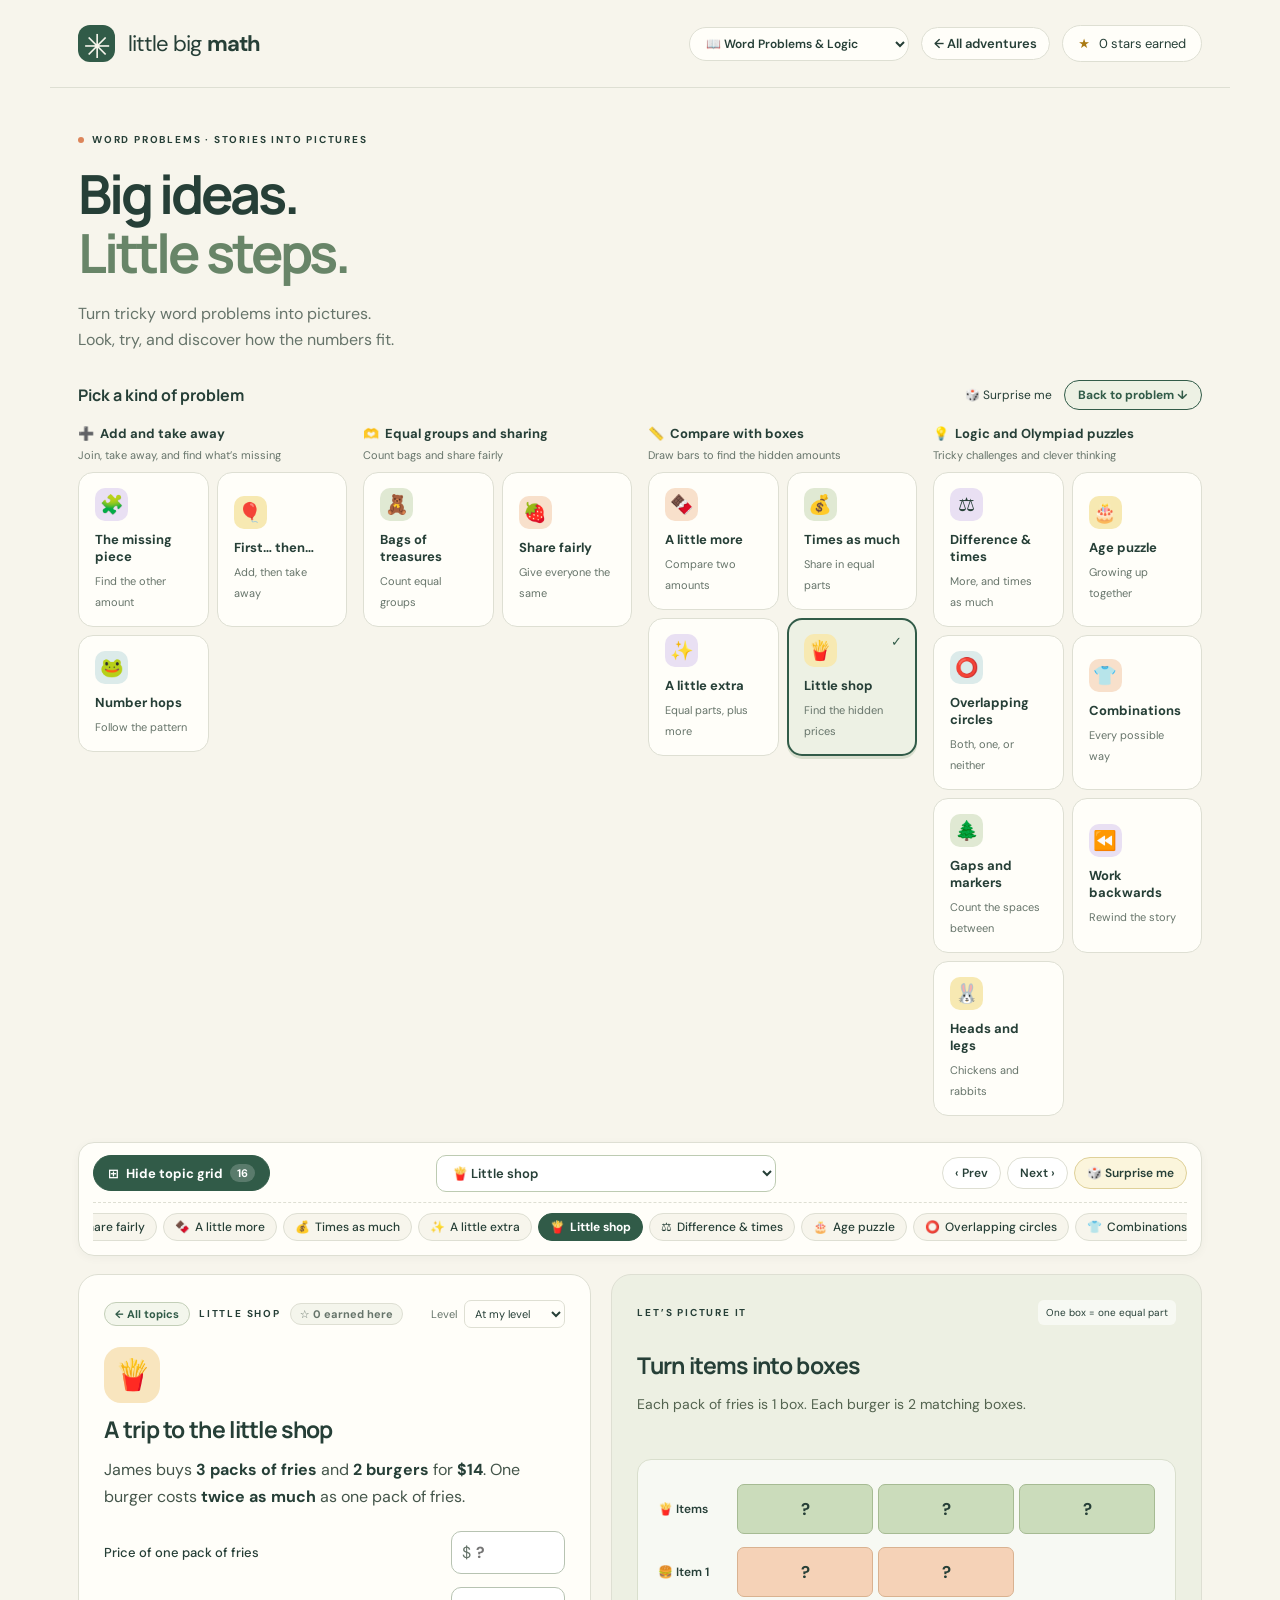
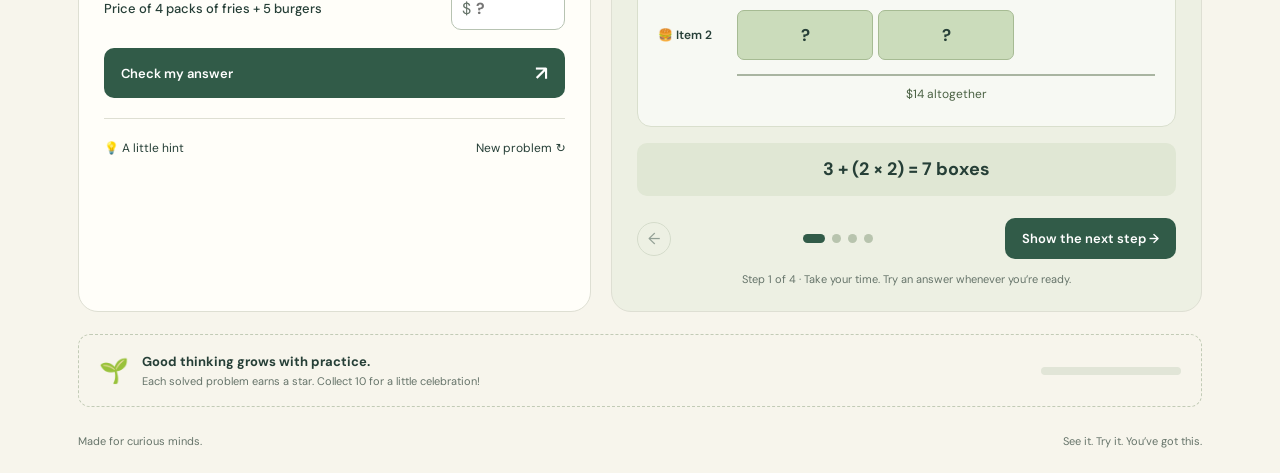
<file: word-problems.html>
<!doctype html>
<html lang="en">
<head>
  <meta charset="UTF-8">
  <meta name="viewport" content="width=device-width, initial-scale=1">
  <meta name="theme-color" content="#f7f5ec">
  <title>Word Problems · Little Big Math</title>
  <link rel="stylesheet" href="styles.css">
  <link rel="stylesheet" href="word-problems.css">
  <script defer src="app.js"></script>
  <script defer src="nav.js"></script>
</head>
<body>
  <header class="topbar">
    <a class="brand" href="index.html"><span class="brand-mark" aria-hidden="true">✳</span> little big <b>math</b></a>
    <div class="topbar-right"><a class="back-link" href="index.html">← All adventures</a><div class="stars" aria-label="Problems solved"><span aria-hidden="true">★</span> <span id="star-count">0</span> stars earned</div></div>
  </header>
  <main>
    <section class="page-hero">
      <p class="eyebrow"><span class="tiny-dot"></span> WORD PROBLEMS · STORIES INTO PICTURES</p>
      <h1>Big ideas.<br><span>Little steps.</span></h1>
      <p class="hero-description">Turn tricky word problems into pictures.<br>Look, try, and discover how the numbers fit.</p>
    </section>

    <section class="practice" aria-label="Math practice">
      <div class="section-heading"><h2>Pick a kind of problem</h2><button class="text-button" id="mix-button">🎲 Surprise me</button></div>
      <div class="topic-groups">
        <div class="topic-group" role="group" aria-label="Add and take away">
          <h3 class="topic-group-title"><span aria-hidden="true">➕</span> Add and take away <small>Join, take away, and find what’s missing</small></h3>
          <div class="topics">
            <button class="topic" data-topic="missing"><span class="topic-icon lilac">🧩</span><strong>The missing piece</strong><small>Find the other amount</small></button>
            <button class="topic" data-topic="twoStep"><span class="topic-icon yellow">🎈</span><strong>First… then…</strong><small>Add, then take away</small></button>
            <button class="topic" data-topic="count"><span class="topic-icon blue">🐸</span><strong>Number hops</strong><small>Follow the pattern</small></button>
          </div>
        </div>
        <div class="topic-group" role="group" aria-label="Equal groups and sharing">
          <h3 class="topic-group-title"><span aria-hidden="true">🫶</span> Equal groups and sharing <small>Count bags and share fairly</small></h3>
          <div class="topics">
            <button class="topic" data-topic="groups"><span class="topic-icon green">🧸</span><strong>Bags of treasures</strong><small>Count equal groups</small></button>
            <button class="topic" data-topic="sharing"><span class="topic-icon peach">🍓</span><strong>Share fairly</strong><small>Give everyone the same</small></button>
          </div>
        </div>
        <div class="topic-group" role="group" aria-label="Compare with boxes">
          <h3 class="topic-group-title"><span aria-hidden="true">📏</span> Compare with boxes <small>Draw bars to find the hidden amounts</small></h3>
          <div class="topics">
            <button class="topic" data-topic="difference"><span class="topic-icon peach">🍫</span><strong>A little more</strong><small>Compare two amounts</small></button>
            <button class="topic" data-topic="ratio"><span class="topic-icon green">💰</span><strong>Times as much</strong><small>Share in equal parts</small></button>
            <button class="topic" data-topic="extra"><span class="topic-icon lilac">✨</span><strong>A little extra</strong><small>Equal parts, plus more</small></button>
            <button class="topic" data-topic="shop"><span class="topic-icon yellow">🍟</span><strong>Little shop</strong><small>Find the hidden prices</small></button>
          </div>
        </div>
        <div class="topic-group" role="group" aria-label="Logic and Olympiad puzzles">
          <h3 class="topic-group-title"><span aria-hidden="true">💡</span> Logic and Olympiad puzzles <small>Tricky challenges and clever thinking</small></h3>
          <div class="topics">
            <button class="topic" data-topic="diffRatio"><span class="topic-icon lilac">⚖️</span><strong>Difference & times</strong><small>More, and times as much</small></button>
            <button class="topic" data-topic="age"><span class="topic-icon yellow">🎂</span><strong>Age puzzle</strong><small>Growing up together</small></button>
            <button class="topic" data-topic="venn"><span class="topic-icon blue">⭕</span><strong>Overlapping circles</strong><small>Both, one, or neither</small></button>
            <button class="topic" data-topic="combo"><span class="topic-icon peach">👕</span><strong>Combinations</strong><small>Every possible way</small></button>
            <button class="topic" data-topic="planting"><span class="topic-icon green">🌲</span><strong>Gaps and markers</strong><small>Count the spaces between</small></button>
            <button class="topic" data-topic="backwards"><span class="topic-icon lilac">⏪</span><strong>Work backwards</strong><small>Rewind the story</small></button>
            <button class="topic" data-topic="chickenRabbit"><span class="topic-icon yellow">🐰</span><strong>Heads and legs</strong><small>Chickens and rabbits</small></button>
          </div>
        </div>
      </div>

      <div class="workspace">
        <section class="problem-card" aria-labelledby="problem-title">
          <div class="card-top"><span class="eyebrow" id="topic-caption">LITTLE SHOP</span><label class="difficulty">Level <select id="difficulty"><option value="easy">At my level</option><option value="medium">A little harder</option><option value="large">Big challenge</option></select></label></div>
          <div class="story-icon" id="story-icon" aria-hidden="true">🍟</div>
          <h2 id="problem-title">A trip to the little shop</h2>
          <p class="story" id="story"></p>
          <form id="answer-form" novalidate>
            <div id="answer-fields"></div>
            <button class="primary check" type="submit">Check my answer <span aria-hidden="true">↗</span></button>
          </form>
          <div class="feedback" id="feedback" role="status" aria-live="polite"></div>
          <div class="problem-actions"><button class="text-button" id="hint-button">💡 A little hint</button><button class="text-button" id="new-button">New problem <span aria-hidden="true">↻</span></button></div>
          <p class="hint" id="hint" hidden></p>
        </section>

        <section class="visual-card" aria-labelledby="visual-title">
          <div class="card-top"><span class="eyebrow">LET’S PICTURE IT</span><span class="picture-badge">One box = one equal part</span></div>
          <h2 id="visual-title">See the story</h2>
          <p class="step-description" id="step-description"></p>
          <div id="diagram" class="diagram" aria-live="polite"></div>
          <div class="equation" id="equation"></div>
          <div class="step-controls"><button id="previous-step" class="round-button" aria-label="Previous explanation step">←</button><div id="step-dots" class="step-dots" role="group" aria-label="Explanation steps"></div><button id="next-step" class="primary">Show the next step →</button></div>
          <p class="visual-note" id="visual-note">Take your time. You can try an answer at any step.</p>
        </section>
      </div>
      <div class="encouragement"><span aria-hidden="true">🌱</span><div><strong>Good thinking grows with practice.</strong><span>Each solved problem earns a star. Collect 10 for a little celebration!</span></div><div class="progress-track" aria-label="Progress toward 10 stars"><div id="progress-fill"></div></div></div>
    </section>
  </main>
  <footer>Made for curious minds. <span>See it. Try it. You’ve got this.</span></footer>
  <div id="celebration" class="celebration" role="status" aria-live="polite"></div>
</body>
</html>
</file>
<file: styles.css>
@import url('https://fonts.googleapis.com/css2?family=DM+Sans:wght@400;500;600;700&family=Manrope:wght@400;500;600;700;800&display=swap');
:root{--bg:#f7f5ec;--paper:#fffef9;--ink:#263f37;--muted:#66746a;--line:#dedfd3;--green:#315b48;--peach:#f5d2b7;--yellow:#f0cd65;--soft:#edf0e3}
*{box-sizing:border-box}body{margin:0;background:var(--bg);color:var(--ink);font-family:'DM Sans',system-ui,sans-serif;font-size:16px}button,input,select{font:inherit}button{cursor:pointer}button,a,input,select{outline-offset:5px}button:focus-visible,a:focus-visible,input:focus-visible,select:focus-visible{outline:3px solid #9071c4}button{transition:background .15s,transform .15s}button:active{transform:translateY(1px)}button:disabled{cursor:default;opacity:.45}button[hidden],[hidden]{display:none!important}.topbar,main,footer{max-width:1180px;margin:auto}.topbar{display:flex;align-items:center;justify-content:space-between;padding:25px 28px;border-bottom:1px solid var(--line)}.brand{display:flex;align-items:center;gap:6px;text-decoration:none;color:var(--ink);font-size:22px;letter-spacing:-1px}.brand-mark{display:grid;place-items:center;background:var(--green);color:var(--bg);width:37px;height:37px;border-radius:12px;margin-right:7px;font-size:33px}.stars{border:1px solid var(--line);border-radius:30px;padding:9px 15px;font-size:13px;background:var(--paper)}.stars>span:first-child{color:#aa7a12;margin-right:6px}.hero{padding:45px 28px 34px;display:flex;align-items:center;justify-content:space-between;gap:30px}.eyebrow{font-size:10px;letter-spacing:1.8px;font-weight:700;display:flex;align-items:center;gap:8px}.tiny-dot{width:6px;height:6px;background:#dc855a;border-radius:50%}h1,h2{font-family:Manrope,system-ui,sans-serif}h1{font-size:clamp(42px,5vw,62px);line-height:1.1;letter-spacing:-3px;margin:18px 0}h1 span{color:#688568}.hero-description{font-size:16px;line-height:1.65;color:var(--muted);margin:0}.hero-art{width:390px;max-width:43%}.hero-art svg{width:100%;display:block}.practice{padding:0 28px}.section-heading{display:flex;align-items:center;justify-content:space-between;margin-bottom:15px}.section-heading h2{font-size:16px;margin:0}.section-heading>span{color:var(--muted);font-size:12px}.topics{display:grid;grid-template-columns:repeat(5,1fr);gap:12px;margin-bottom:26px}.topic{position:relative;border:1px solid var(--line);background:var(--paper);border-radius:15px;text-align:left;padding:15px 16px;min-height:112px;color:var(--ink)}.topic:hover{border-color:var(--green);background:#f0f2e7}.topic[aria-pressed=true]{border:2px solid var(--green);padding:14px 15px;background:#edf1e4;box-shadow:0 3px 0 #d9dfce}.topic[aria-pressed=true]:after{content:'✓';position:absolute;right:13px;top:13px;font-size:13px;color:var(--green)}.topic-icon{display:grid;place-items:center;width:33px;height:33px;border-radius:10px;font-size:19px;margin-bottom:10px}.peach{background:#f8e0cb}.green{background:#e0e9d3}.lilac{background:#e9e0f3}.yellow{background:#f7e9b2}.blue{background:#dcebea}.topic strong{display:block;font-size:13px;margin-bottom:4px}.topic small{font-size:11px;color:var(--muted)}.workspace{display:grid;grid-template-columns:1fr 1.15fr;gap:20px;align-items:stretch}.problem-card,.visual-card{border:1px solid var(--line);border-radius:20px;padding:25px;background:var(--paper);min-width:0}.visual-card{background:#edf0e3;display:flex;flex-direction:column}.card-top{display:flex;align-items:center;justify-content:space-between;gap:10px}.difficulty{display:flex;align-items:center;gap:7px;color:var(--muted);font-size:11px}.difficulty select{font-size:11px;border:1px solid var(--line);border-radius:7px;padding:5px 6px;background:var(--paper);color:var(--ink)}.story-icon{margin:19px 0 12px;font-size:30px;width:56px;height:56px;display:grid;place-items:center;background:#f8e5be;border-radius:17px}.problem-card h2,.visual-card h2{font-size:23px;letter-spacing:-.7px;margin:0 0 13px;line-height:1.3}.story{font-size:16px;line-height:1.65;margin:0 0 21px;color:#44554a}.story strong{color:var(--ink)}.answer-row{display:flex;align-items:center;justify-content:space-between;gap:16px;margin-bottom:13px}.answer-row label{font-size:13px;font-weight:500;flex:1}.input-wrap{display:flex;align-items:center;background:#fff;border:1px solid #b7c3b2;border-radius:10px;width:114px;flex-shrink:0;padding:0 10px;gap:5px}.input-wrap span{color:var(--muted)}.input-wrap input{border:0;width:100%;min-width:0;padding:10px 0;background:transparent;color:var(--ink);font-weight:700;outline-offset:2px}.input-wrap:focus-within{border-color:var(--green);box-shadow:0 0 0 2px #d1e0cc}.input-wrap:has(input[aria-invalid=true]){border-color:#ad633c;background:#fff4ec}.primary{border:0;background:var(--green);color:white;border-radius:10px;padding:12px 17px;font-weight:600;font-size:13px}.primary:hover{background:#234636}.check{width:100%;display:flex;justify-content:space-between;align-items:center;margin-top:18px}.check>span{font-size:20px}.feedback{font-size:13px;line-height:1.5;margin-top:13px}.feedback.success{color:#2c6240;background:#eaf3e4;padding:12px;border-radius:10px}.feedback.try{color:#8c492a;background:#fff1e4;padding:12px;border-radius:10px}.problem-actions{display:flex;justify-content:space-between;border-top:1px solid var(--line);margin-top:20px;padding-top:17px;gap:10px}.text-button{border:0;background:none;color:var(--ink);font-size:12px;padding:4px 0}.text-button:hover{text-decoration:underline}.hint{font-size:13px;line-height:1.5;padding:12px;border-left:3px solid #d7a841;background:#fcf2d7;border-radius:0 8px 8px 0}.picture-badge{font-size:10px;padding:6px 8px;background:#fff9;border-radius:6px;white-space:nowrap}.visual-card h2{margin-top:26px}.step-description{margin:0;color:#53634f;font-size:14px;line-height:1.6;min-height:45px}.diagram{background:#fff9;border:1px solid #d9dfcd;border-radius:14px;padding:24px 20px;min-height:174px;margin:21px 0 16px;display:flex;flex-direction:column;justify-content:center;gap:13px}.model-row{display:grid;grid-template-columns:69px 1fr;align-items:center;gap:10px}.model-label{font-size:12px;font-weight:600}.model-parts{display:flex;align-items:stretch;gap:5px;min-width:0}.part{flex:1;min-width:0;background:#cbdcbb;border:1px solid #a6bb93;border-radius:7px;padding:13px 3px;text-align:center;font-size:17px;font-weight:700;position:relative}.model-row:nth-child(2) .part{background:var(--peach);border-color:#d9b290}.extra-part{display:flex;align-items:center;justify-content:center;background:var(--yellow);border:1px dashed #aa8732;border-radius:7px;min-width:49px;font-size:13px;font-weight:700;padding:7px}.extra-part.aside{opacity:.65;text-decoration:line-through}.total-brace{font-size:12px;text-align:center;border-top:2px solid #a9b5a1;margin:1px 0 0 79px;padding-top:10px;color:#4b6244}.aside-note{font-size:12px;text-align:center;color:#6c632d}.equation{background:#e0e7d4;padding:13px;border-radius:10px;text-align:center;min-height:48px;font-weight:700;font-size:18px;display:flex;align-items:center;justify-content:center;line-height:1.5}.equation:empty{background:transparent}.step-controls{display:flex;align-items:center;justify-content:space-between;gap:10px;margin-top:auto;padding-top:22px}.round-button{width:34px;height:34px;background:transparent;border:1px solid #b7c3ad;border-radius:50%;color:var(--ink)}.step-dots{display:flex;gap:7px}.step-dot{width:9px;height:9px;padding:0;border:0;border-radius:50%;background:#b8c4ae}.step-dot[aria-current=step]{background:var(--green);width:22px;border-radius:10px}.visual-note{font-size:11px;text-align:center;color:var(--muted);margin:13px 0 0}.encouragement{display:flex;align-items:center;gap:13px;border:1px dashed #c2cbb6;border-radius:12px;padding:18px 20px;margin:22px 0}.encouragement>span{font-size:24px}.encouragement strong,.encouragement div>span{display:block}.encouragement strong{font-size:13px;margin-bottom:4px}.encouragement div>span{font-size:11px;color:var(--muted)}.progress-track{height:8px;width:140px;background:#e1e5d7;border-radius:10px;margin-left:auto;overflow:hidden}.progress-track>div{height:100%;background:#729866;border-radius:10px;transition:width .3s}footer{padding:5px 28px 25px;color:var(--muted);font-size:11px;display:flex;justify-content:space-between}.hops{display:flex;gap:6px;align-items:center;justify-content:center;flex-wrap:wrap}.hop{display:flex;flex-direction:column;align-items:center;gap:5px}.hop-number{width:44px;height:44px;display:grid;place-items:center;border-radius:50%;background:#cbdcbb;font-size:13px;font-weight:700}.hop-number.current{background:var(--yellow)}.hop-arrow{font-size:10px;color:#58674e}.hop-rule{font-size:12px;text-align:center;color:#596a50;line-height:1.6}.shop-mini{font-size:11px;text-align:center;color:var(--muted)}.celebration{position:fixed;bottom:24px;left:50%;transform:translateX(-50%);background:var(--green);color:white;padding:17px 24px;border-radius:15px;box-shadow:0 5px 30px #263f3733;font-weight:600;display:none;max-width:90%;text-align:center;z-index:10}.celebration.visible{display:block;animation:pop .3s ease-out}@keyframes pop{from{transform:translate(-50%,20px);opacity:0}to{transform:translate(-50%,0);opacity:1}}
.part{flex:0 0 calc((100% - var(--reserve,0px) - (var(--slots,4) - 1)*5px)/var(--slots,4));font-size:clamp(11px,1.4vw,17px)}.receipt-line{display:flex;justify-content:space-between;gap:12px;border-bottom:1px dashed #cad1bf;padding:12px 0;font-size:14px}.receipt-line strong{white-space:nowrap}
.topics{grid-template-columns:repeat(3,1fr)}.treasure-groups{display:grid;grid-template-columns:repeat(auto-fit,minmax(95px,1fr));gap:9px}.treasure-card{padding:12px;background:#fffdf6;border:1px solid #d4dec8;border-radius:10px;min-width:0}.treasure-card>strong{font-size:11px;display:block;margin-bottom:9px;color:#53634f}.treasure-pile{display:flex;flex-wrap:wrap;gap:5px;align-items:center;min-height:28px}.treasure-token{font-size:19px;position:relative}.treasure-token.taken{opacity:.35}.treasure-token.taken:after{content:'';position:absolute;left:0;right:0;top:50%;height:2px;background:#8a3f29;transform:rotate(-35deg)}.unknown-treasure{font-size:27px;font-weight:700;color:#a6743b}.treasure-number{font-weight:700;font-size:18px}.whole-total{border-top:1px dashed #a9b5a1;padding-top:11px;text-align:center;font-size:13px;color:#4b6244}
@media(min-width:1400px){.hero{padding-top:55px;padding-bottom:44px}.topics{margin-bottom:30px}.problem-card,.visual-card{padding:30px}}
@media(max-width:850px){.topics{gap:8px}.topic{padding:12px 10px}.topic[aria-pressed=true]{padding:11px 9px}.topic small{font-size:10px}.workspace{gap:14px}.problem-card,.visual-card{padding:20px}.picture-badge{display:none}.model-row{grid-template-columns:58px 1fr}.total-brace{margin-left:68px}.step-controls .primary{padding:12px 10px;font-size:11px}.diagram{padding:20px 12px}.hero-art{max-width:40%}}
@media(max-width:640px){.topbar{padding:18px}.brand{font-size:19px}.stars{font-size:11px;padding:8px 10px}.hero{padding:30px 18px 26px;gap:4px}.hero .eyebrow{font-size:8px;letter-spacing:1px}h1{font-size:43px;letter-spacing:-2px}.hero-description{font-size:13px}.hero-art{max-width:34%;min-width:95px}.practice{padding:0 18px}.section-heading>span{display:none}.topics{grid-template-columns:repeat(3,1fr);gap:9px}.topic{min-height:108px}.topic strong{font-size:12px}.topic small{font-size:10px;line-height:1.4;display:block}.workspace{grid-template-columns:1fr}.problem-card,.visual-card{padding:22px}.visual-card{min-height:420px}.picture-badge{display:block;font-size:9px}.encouragement{padding:15px 12px}.encouragement div>span{line-height:1.5}.progress-track{width:55px;flex-shrink:0}footer{padding:5px 18px 22px;font-size:10px;gap:15px}.model-row{grid-template-columns:62px 1fr}.total-brace{margin-left:72px}.step-controls .primary{font-size:12px}.celebration{font-size:13px}}
@media(max-width:380px){.model-row{grid-template-columns:1fr;gap:6px}.total-brace{margin-left:0}.picture-badge{display:none}.diagram{padding:20px 12px}}
@media(prefers-reduced-motion:reduce){*{animation:none!important;transition:none!important}}

/* Shared page navigation */
.topbar{position:sticky;top:0;z-index:30;background:color-mix(in srgb,var(--bg) 92%,transparent);backdrop-filter:blur(8px)}
.topbar-right{display:flex;align-items:center;gap:12px;flex-wrap:wrap}
.back-link{color:var(--ink);font-size:13px;font-weight:600;text-decoration:none;padding:7px 12px;border-radius:20px;border:1px solid var(--line);background:var(--paper)}
.back-link:hover{border-color:var(--green);background:#f0f2e7;text-decoration:none}
.adventure-switcher{font-size:12px;font-weight:600;border:1px solid var(--line);border-radius:20px;padding:7px 12px;background:var(--paper);color:var(--ink);max-width:220px}
.adventure-switcher:hover{border-color:var(--green)}
.page-hero{padding:35px 28px 26px;transition:padding .2s}
.page-hero h1{font-size:clamp(37px,4.5vw,54px)}
body.topics-collapsed-body .page-hero{padding:18px 28px 14px}
body.topics-collapsed-body .page-hero h1{font-size:clamp(26px,3.2vw,36px);margin:8px 0}
body.topics-collapsed-body .page-hero .hero-description{display:none}
.sr-only{position:absolute;width:1px;height:1px;padding:0;margin:-1px;overflow:hidden;clip:rect(0,0,0,0);white-space:nowrap;border:0}

/* Streamlined Topic Picker & Workspace Navigation Bar */
.section-heading-actions{display:flex;align-items:center;gap:12px}
.jump-workspace-btn{border:1px solid var(--green);background:#edf1e4;color:var(--green);border-radius:20px;padding:6px 13px;font-size:12px;font-weight:700}
.jump-workspace-btn:hover{background:var(--green);color:#fff}
.practice.topics-collapsed>.section-heading,.practice.topics-collapsed>.topic-groups{display:none}
.workspace-nav{background:var(--paper);border:1px solid var(--line);border-radius:16px;padding:12px 14px;margin-bottom:18px;box-shadow:0 2px 10px #263f370a;scroll-margin-top:88px}
.workspace-nav-top{display:flex;align-items:center;justify-content:space-between;gap:10px;flex-wrap:wrap}
.back-to-topics-btn{display:inline-flex;align-items:center;gap:7px;border:1.5px solid var(--green);background:#edf1e4;color:var(--ink);border-radius:30px;padding:8px 14px;font-size:13px;font-weight:700}
.back-to-topics-btn:hover,.back-to-topics-btn.is-open{background:var(--green);color:#fff}
.back-to-topics-btn.is-open .topic-count-badge{background:#fff3;color:#fff}
.topic-count-badge{background:var(--green);color:#fff;font-size:11px;padding:2px 7px;border-radius:20px;font-weight:700}
.quick-topic-picker{flex:1;min-width:190px;max-width:340px}
.quick-topic-select{width:100%;border:1px solid #bdcbb2;border-radius:10px;padding:8px 11px;background:#fff;color:var(--ink);font-size:13px;font-weight:600}
.quick-topic-select:hover{border-color:var(--green)}
.workspace-nav-actions{display:flex;align-items:center;gap:6px;flex-wrap:wrap}
.nav-pill-btn{border:1px solid var(--line);background:#fff;color:var(--ink);border-radius:20px;padding:7px 12px;font-size:12px;font-weight:600}
.nav-pill-btn:hover{border-color:var(--green);background:#f0f2e7}
.surprise-pill{background:#fbf5dc;border-color:#dfd199}
.quick-topic-strip{display:flex;align-items:center;gap:6px;overflow-x:auto;padding:10px 2px 2px;margin-top:10px;border-top:1px dashed var(--line);scrollbar-width:thin}
.strip-chip{display:inline-flex;align-items:center;gap:5px;white-space:nowrap;border:1px solid var(--line);background:var(--bg);color:var(--ink);border-radius:20px;padding:5px 11px;font-size:12px;font-weight:500;flex-shrink:0}
.strip-chip:hover{border-color:var(--green);background:#edf1e4}
.strip-chip[aria-pressed=true]{background:var(--green);border-color:var(--green);color:#fff;font-weight:700}
.card-top-left{display:flex;align-items:center;gap:9px;flex-wrap:wrap}
.inline-topics-btn{border:1px solid #c3cfb8;background:#f3f6ec;color:var(--green);border-radius:16px;padding:4px 10px;font-size:11px;font-weight:700}
.inline-topics-btn:hover{background:var(--green);color:#fff;border-color:var(--green)}
.current-topic-stars{font-size:11px;font-weight:700;padding:3px 9px;border-radius:14px;background:#f4f5ec;color:var(--muted);border:1px solid var(--line)}
.current-topic-stars.has-earned{background:#fbf3d0;color:#7d580a;border-color:#e2c66d}
.topic-star-badge{position:absolute;right:11px;bottom:10px;background:#fbf3d0;color:#7d580a;border:1px solid #e2c66d;border-radius:12px;padding:1px 7px;font-size:10px;font-weight:700}
.topic.topic-solved{border-color:#b5caa5;background:#fafcf6}
.strip-chip-stars{background:#fbf3d0;color:#7d580a;border-radius:10px;padding:1px 6px;font-size:10px;font-weight:700}
.strip-chip[aria-pressed=true] .strip-chip-stars{background:#fff3;color:#fff}

/* Home Progress Dashboard & Per-Topic Badges */
.home-progress-dashboard{display:flex;align-items:center;justify-content:space-between;gap:16px;flex-wrap:wrap;background:var(--paper);border:1px solid var(--line);border-radius:18px;padding:16px 20px;margin-bottom:18px;box-shadow:0 2px 10px #263f3708}
.dashboard-stats{flex:1;min-width:250px}
.dashboard-stat-main{display:flex;align-items:center;gap:12px;margin-bottom:10px}
.dashboard-badge-icon{font-size:26px;width:44px;height:44px;display:grid;place-items:center;background:#fbf3d0;border-radius:13px;flex-shrink:0}
.dashboard-stat-main strong{display:block;font-size:14px;margin-bottom:2px}
.dashboard-stat-main span{display:block;font-size:12px;color:var(--muted)}
.dashboard-stat-main b{color:#9a6c0b}
.dashboard-bar-wrap{height:9px;background:#e6eadc;border-radius:10px;overflow:hidden}
.dashboard-bar-fill{height:100%;background:linear-gradient(90deg,#729866,#315b48);border-radius:10px;transition:width .35s}
.dashboard-actions{display:flex;align-items:center;gap:10px;flex-wrap:wrap}
.resume-btn{display:inline-flex;align-items:center;gap:8px;background:var(--green);color:#fff;text-decoration:none;padding:10px 15px;border-radius:24px;font-size:12px;font-weight:600}
.resume-btn:hover{background:#234636}
.resume-btn small{opacity:.85;font-weight:400}
.reset-progress-btn{border:1px solid var(--line);background:transparent;color:var(--muted);border-radius:20px;padding:7px 11px;font-size:11px}
.reset-progress-btn:hover{border-color:#ad633c;color:#ad633c;background:#fff4ec}
.adventure-text strong{flex-wrap:wrap}
.adventure-progress-pill{font-family:'DM Sans',system-ui,sans-serif;font-size:11px;font-weight:700;letter-spacing:0;background:#fff9;border:1px solid #00000018;color:var(--muted);border-radius:20px;padding:3px 10px}
.adventure-progress-pill.has-progress{background:#fbf3d0;border-color:#dfc368;color:#755208}
.adventure-progress-pill.is-complete{background:var(--green);border-color:var(--green);color:#fff}
.chips a{display:inline-flex;align-items:center;gap:6px}
.chips a.chip-solved{background:#f7fbf2;border-color:#9bbb89}
.chip-star-badge{background:#fbf3d0;color:#7a5608;border:1px solid #e2c66d;border-radius:12px;padding:1px 6px;font-size:10px;font-weight:700}

/* Landing page: adventure cards */
.adventures{display:grid;gap:16px;margin-bottom:8px}
.adventure{border:1px solid var(--line);border-radius:20px;background:var(--paper);overflow:hidden}
.adventure-main{display:flex;align-items:center;gap:18px;padding:20px 22px;color:var(--ink);text-decoration:none}
.adventure-main:hover .adventure-go{transform:translateX(4px)}
.adventure-icon{display:grid;place-items:center;flex-shrink:0;width:58px;height:58px;border-radius:17px;font-size:30px;background:#fff9}
.adventure-text{flex:1}
.adventure-text strong{display:flex;align-items:center;gap:10px;font-family:Manrope,system-ui,sans-serif;font-size:21px;letter-spacing:-.5px}
.adventure-text small{display:block;color:var(--muted);font-size:13px;line-height:1.6;margin-top:4px}
.adventure-go{font-size:26px;transition:transform .15s}
.new-badge{font-style:normal;font-family:'DM Sans',system-ui,sans-serif;font-size:10px;letter-spacing:1px;text-transform:uppercase;background:var(--green);color:#fff;border-radius:20px;padding:4px 8px}
.adventure-groups{display:grid;grid-template-columns:repeat(auto-fit,minmax(220px,1fr));gap:14px 22px;padding:16px 22px 20px;border-top:1px dashed #0002;background:#fff6}
.adventure-groups h3{font-size:11px;letter-spacing:1.2px;text-transform:uppercase;margin:0 0 9px;color:#4f5f55}
.chips{list-style:none;padding:0;margin:0;display:flex;flex-wrap:wrap;gap:7px}
.chips a{display:inline-block;background:var(--paper);border:1px solid var(--line);border-radius:30px;padding:7px 12px;font-size:12px;color:var(--ink);text-decoration:none}
.chips a:hover{border-color:var(--green);background:#f0f2e7}
.peach-card{background:#fbeee2}.lilac-card{background:#f2ecf8}.green-card{background:#e9efdf}.yellow-card{background:#fbf5dc}.blue-card{background:#e6f1f0}.coral-card{background:#fae8e4}.sage-card{background:#e7efe8}

/* Word problems: grouped topic buttons */
.topic-groups{display:grid;grid-template-columns:1.25fr .9fr 1.6fr;gap:16px;margin-bottom:26px}
.topic-group{min-width:0}
.topic-group-title{font-size:13px;margin:0 0 10px;display:flex;flex-wrap:wrap;align-items:baseline;gap:6px}
.topic-group-title small{flex-basis:100%;font-weight:400;font-size:11px;color:var(--muted)}
.topic-group .topics{grid-template-columns:repeat(auto-fit,minmax(110px,1fr));margin-bottom:0;gap:8px}
@media(max-width:980px){.topic-groups{grid-template-columns:1fr}.topic-group .topics{grid-template-columns:repeat(auto-fill,minmax(150px,1fr))}}
@media(max-width:640px){.page-hero{padding:26px 18px 20px}.topbar-right{gap:8px}.back-link{font-size:11px;padding:5px 9px}.adventure-switcher{max-width:155px;font-size:11px;padding:5px 8px}.workspace-nav{padding:10px 11px}.quick-topic-picker{min-width:100%;order:3}.adventure-main{padding:16px;gap:13px}.adventure-icon{width:46px;height:46px;font-size:24px}.adventure-text strong{font-size:18px}.adventure-groups{padding:14px 16px 16px}.topic-group .topics{grid-template-columns:repeat(2,1fr)}}
</file>
<file: area-perimeter.css>
/* Area & Perimeter Studio Styles */

.area-groups {
  grid-template-columns: repeat(3, 1fr);
  gap: 16px;
  margin-bottom: 26px;
}

.area-diagram {
  padding: 16px;
  min-height: 250px;
  display: flex;
  flex-direction: column;
  align-items: center;
  justify-content: center;
  overflow: hidden;
}

.area-svg {
  width: 100%;
  max-width: 440px;
  height: auto;
  max-height: 270px;
  display: block;
  margin: 0 auto;
  user-select: none;
}

/* SVG Text & Element Styling */
.area-svg text {
  font-family: 'DM Sans', system-ui, sans-serif;
}

.dim-text {
  font-size: 13px;
  font-weight: 700;
  fill: #263f37;
  text-anchor: middle;
  dominant-baseline: central;
}

.dim-missing {
  font-size: 16px;
  font-weight: 800;
  fill: #ba4722;
  text-anchor: middle;
  dominant-baseline: central;
}

.dim-found {
  font-size: 14px;
  font-weight: 800;
  fill: #2c6240;
  text-anchor: middle;
  dominant-baseline: central;
}

.part-label {
  font-size: 13px;
  font-weight: 700;
  fill: #3b5045;
  text-anchor: middle;
  dominant-baseline: central;
}

.slice-line {
  stroke: #ba4722;
  stroke-width: 2.5;
  stroke-dasharray: 6 4;
}

.seam-line {
  stroke: #456cb0;
  stroke-width: 2.5;
  stroke-dasharray: 5 4;
}

.slide-arrow {
  stroke: #2e6c4a;
  stroke-width: 2;
  marker-end: url(#arrow-green);
}

.slide-arrow-u {
  stroke: #ba4722;
  stroke-width: 2;
  marker-end: url(#arrow-orange);
}

/* MaxMin Comparison Table */
.compare-container {
  width: 100%;
  max-width: 440px;
  display: flex;
  flex-direction: column;
  gap: 12px;
}

.compare-svg-duo {
  width: 100%;
  max-height: 140px;
  display: block;
}

.compare-table {
  width: 100%;
  border-collapse: separate;
  border-spacing: 0;
  border: 1px solid #d4dec8;
  border-radius: 10px;
  overflow: hidden;
  font-size: 13px;
  background: #fff;
  text-align: center;
}

.compare-table th {
  background: #e6edd9;
  padding: 8px 10px;
  font-weight: 700;
  color: #2e4a3d;
  font-size: 12px;
  letter-spacing: 0.3px;
}

.compare-table td {
  padding: 7px 10px;
  border-top: 1px solid #edf0e3;
  color: #3b4e42;
}

.compare-table tr.winner {
  background: #eaf5e1;
  font-weight: 700;
  color: #1e5233;
}

.compare-table tr.winner td:first-child::before {
  content: '★ ';
  color: #d18d19;
}

/* Tile Grid Patterns */
.tile-item {
  stroke: #98aa8e;
  stroke-width: 1;
}

/* Fence Styling */
.fence-post {
  fill: #8f6738;
}

.fence-wire {
  stroke: #b3884e;
  stroke-width: 2.5;
}

.wall-top {
  fill: #bb5a42;
  stroke: #873622;
  stroke-width: 2;
}

/* Responsive Overrides */
@media (max-width: 980px) {
  .area-groups {
    grid-template-columns: 1fr;
  }
}

@media (max-width: 640px) {
  .area-diagram {
    padding: 10px;
    min-height: 210px;
  }
  .compare-table {
    font-size: 11px;
  }
  .compare-table th, .compare-table td {
    padding: 5px 6px;
  }
}
</file>
<file: brackets.css>
/* brackets.css — Brackets & Order Lab */

.brackets-groups {
  grid-template-columns: repeat(3, 1fr);
  gap: 16px;
  margin-bottom: 26px;
}
@media (max-width: 980px) {
  .brackets-groups {
    grid-template-columns: 1fr;
  }
}

.story-visual {
  display: flex;
  justify-content: center;
  align-items: center;
  margin: 0 0 18px;
}

/* Color-coded expression banner */
.expr-banner {
  width: 100%;
  padding: 16px 14px;
  border-radius: 14px;
  background: #f8faf3;
  border: 1.5px solid #d4dec9;
  font-family: Manrope, system-ui, sans-serif;
  font-size: clamp(18px, 2.2vw, 24px);
  font-weight: 800;
  line-height: 1.9;
  text-align: center;
  color: var(--ink);
  word-spacing: 2px;
  overflow-x: auto;
}

.b-outer {
  display: inline-block;
  background: #e5f2ea;
  border: 1.5px solid #8cb89f;
  border-radius: 9px;
  padding: 1px 6px;
  margin: 2px 1px;
}

.b-inner {
  display: inline-block;
  background: #fdf0c4;
  border: 1.5px solid #dfb43f;
  border-radius: 7px;
  padding: 0 5px;
  margin: 1px;
}

.paren-outer {
  color: #1f6b49;
  font-weight: 900;
}

.paren-inner {
  color: #9a5b07;
  font-weight: 900;
}

.expr-focus {
  display: inline-block;
  background: #fde08d;
  border-bottom: 3px solid #d97706;
  border-radius: 6px;
  padding: 0 6px;
  color: #4f2d04;
}

.expr-result {
  display: inline-block;
  background: #d9edd2;
  color: #1f5c35;
  border: 1.5px solid #72a96a;
  border-radius: 6px;
  padding: 0 6px;
}

.expr-mystery {
  display: inline-block;
  background: #fef2d0;
  color: #a4670c;
  border: 2px solid #e2b245;
  border-radius: 7px;
  padding: 0 8px;
}

/* Order of operations legend + reduction ladder */
.brackets-diagram {
  gap: 14px;
  padding: 18px 16px;
}

.order-legend {
  display: flex;
  flex-wrap: wrap;
  justify-content: center;
  gap: 6px;
}

.order-rule {
  font-size: 11px;
  font-weight: 700;
  padding: 4px 10px;
  border-radius: 20px;
  background: #eef2e5;
  border: 1px solid #ced8c2;
  color: #4f6152;
}

.order-rule.rule-active {
  background: #fde6a8;
  border-color: #d6a234;
  color: #5b3b03;
  box-shadow: 0 2px 6px rgba(214, 162, 52, 0.25);
}

.ladder {
  display: flex;
  flex-direction: column;
  gap: 8px;
  width: 100%;
}

.ladder-row {
  display: grid;
  grid-template-columns: 22px 1fr auto;
  align-items: center;
  gap: 8px;
  padding: 9px 12px;
  border-radius: 11px;
  background: #fffdf8;
  border: 1px solid #d9dfcd;
  font-family: Manrope, system-ui, sans-serif;
  font-size: clamp(15px, 1.7vw, 19px);
  font-weight: 800;
}

.ladder-row.is-first {
  grid-template-columns: 1fr auto;
}

.ladder-row.is-active {
  background: #fff9e6;
  border: 2px solid #dfb43f;
  box-shadow: 0 2px 8px rgba(223, 180, 63, 0.2);
}

.ladder-row.is-done {
  opacity: 0.78;
}

.ladder-row.is-final {
  background: #e9f4e4;
  border: 2px solid #72a96a;
}

.ladder-eq {
  color: var(--green);
  font-weight: 900;
  text-align: center;
}

.ladder-expr {
  line-height: 1.6;
  overflow-wrap: anywhere;
}

.ladder-tag {
  font-family: 'DM Sans', system-ui, sans-serif;
  font-size: 11px;
  font-weight: 700;
  padding: 3px 8px;
  border-radius: 14px;
  background: #edf1e4;
  color: #3d5646;
  white-space: nowrap;
}

.ladder-row.is-active .ladder-tag {
  background: #f5d87e;
  color: #5b3b03;
}

.ladder-row.is-final .ladder-tag {
  background: #315b48;
  color: #fff;
}

/* Candidate comparison list for #addBrackets */
.choice-compare-list {
  display: flex;
  flex-direction: column;
  gap: 8px;
  width: 100%;
}

.choice-compare-row {
  display: flex;
  justify-content: space-between;
  align-items: center;
  gap: 10px;
  padding: 10px 13px;
  border-radius: 11px;
  background: #fffdf8;
  border: 1px solid #d4dec9;
  font-family: Manrope, system-ui, sans-serif;
  font-size: 15px;
  font-weight: 800;
}

.choice-compare-row.is-match {
  background: #e9f4e4;
  border: 2px solid #72a96a;
}

.choice-compare-val {
  padding: 3px 10px;
  border-radius: 14px;
  background: #eef2e5;
  color: var(--ink);
  font-size: 13px;
  white-space: nowrap;
}

.choice-compare-row.is-match .choice-compare-val {
  background: #315b48;
  color: #fff;
}

/* Radio button choices for #addBrackets */
.choice-field {
  border: 0;
  padding: 0;
  margin: 0 0 15px;
  min-width: 0;
}

.choice-field legend {
  font-size: 13px;
  font-weight: 600;
  margin-bottom: 9px;
  padding: 0;
  color: var(--ink);
}

.choices {
  display: grid;
  grid-template-columns: 1fr;
  gap: 8px;
}

.choice {
  position: relative;
}

.choice input {
  position: absolute;
  opacity: 0;
  inset: 0;
  margin: 0;
  cursor: pointer;
}

.choice span {
  display: block;
  border: 1.5px solid #b7c3b2;
  background: #fff;
  border-radius: 14px;
  padding: 10px 14px;
  font-family: Manrope, system-ui, sans-serif;
  font-size: 15px;
  font-weight: 700;
  color: var(--ink);
  transition: background .15s, border-color .15s;
}

.choice input:checked + span {
  background: var(--green);
  border-color: var(--green);
  color: #fff;
}

.choice input:focus-visible + span {
  outline: 3px solid #9071c4;
  outline-offset: 3px;
}

.choice:hover span {
  border-color: var(--green);
}

.choice-field[aria-invalid="true"] .choice input:checked + span {
  background: #ad633c;
  border-color: #ad633c;
}

@media (max-width: 640px) {
  .expr-banner {
    font-size: 17px;
    padding: 13px 10px;
  }
  .ladder-row {
    grid-template-columns: 18px 1fr;
    font-size: 14px;
    padding: 8px 10px;
  }
  .ladder-row.is-first {
    grid-template-columns: 1fr;
  }
  .ladder-tag {
    grid-column: 1 / -1;
    justify-self: start;
  }
}
</file>
<file: combinations.css>
/* combinations.css — Mix & Match: Combinations Lab */

.combo-groups {
  grid-template-columns: repeat(3, 1fr);
  gap: 16px;
  margin-bottom: 26px;
}
@media (max-width: 980px) {
  .combo-groups {
    grid-template-columns: 1fr;
  }
}

.story-visual {
  display: flex;
  justify-content: center;
  align-items: center;
  margin: 0 0 18px;
}

.combo-diagram {
  gap: 13px;
  padding: 18px 16px;
}

/* Menu Board */
.menu-board {
  display: grid;
  grid-template-columns: repeat(auto-fit, minmax(112px, 1fr));
  gap: 10px;
  width: 100%;
}

.menu-col {
  background: #fffdf8;
  border: 1.5px solid #d4dec9;
  border-radius: 13px;
  overflow: hidden;
  display: flex;
  flex-direction: column;
}

.menu-col-head {
  background: #edf2e5;
  padding: 7px 9px;
  font-size: 12px;
  font-weight: 800;
  color: var(--ink);
  display: flex;
  align-items: center;
  justify-content: space-between;
  gap: 4px;
  border-bottom: 1px solid #d8e0ce;
}

.menu-col-count {
  background: #fff;
  border: 1px solid #c5d1b8;
  border-radius: 12px;
  padding: 1px 7px;
  font-size: 11px;
  color: #365642;
}

.menu-col-items {
  padding: 8px;
  display: flex;
  flex-direction: column;
  gap: 5px;
}

.menu-item {
  font-size: 12px;
  font-weight: 600;
  padding: 5px 7px;
  border-radius: 8px;
  background: #f7f9f3;
  border: 1px solid #e1e7d8;
  color: var(--ink);
  display: flex;
  align-items: center;
  gap: 5px;
}

.menu-item.skip-item {
  background: #fdf3d4;
  border: 1.5px dashed #d6a234;
  color: #6b4705;
  font-weight: 800;
}

.menu-item.blocked-item {
  background: #fdeae4;
  border: 1.5px dashed #c96e4b;
  color: #8c3d22;
  text-decoration: line-through;
}

/* Slot multiplication strip */
.slot-row {
  display: flex;
  align-items: center;
  justify-content: center;
  gap: 8px;
  flex-wrap: wrap;
  width: 100%;
}

.slot-card {
  background: #fff;
  border: 1.5px solid #c9d5be;
  border-radius: 12px;
  padding: 9px 12px;
  text-align: center;
  min-width: 78px;
}

.slot-card.is-highlight {
  background: #fef3d2;
  border: 2px solid #dfa938;
  box-shadow: 0 2px 8px rgba(223, 169, 56, 0.2);
}

.slot-card.is-total {
  background: #e6f2e1;
  border: 2px solid #6ba264;
}

.slot-label {
  display: block;
  font-size: 10px;
  font-weight: 700;
  text-transform: uppercase;
  letter-spacing: 0.6px;
  color: var(--muted);
  margin-bottom: 3px;
}

.slot-val {
  display: block;
  font-family: Manrope, system-ui, sans-serif;
  font-size: 20px;
  font-weight: 800;
  color: var(--ink);
}

.slot-sub {
  display: block;
  font-size: 10px;
  font-weight: 600;
  color: #627264;
  margin-top: 2px;
}

.slot-op {
  font-family: Manrope, system-ui, sans-serif;
  font-size: 19px;
  font-weight: 800;
  color: var(--green);
}

/* Empty tray & rule alert card */
.empty-tray-card {
  background: #fdeae4;
  border: 2px dashed #c96e4b;
  border-radius: 12px;
  padding: 10px 14px;
  text-align: center;
  font-size: 13px;
  font-weight: 700;
  color: #84371c;
  width: 100%;
}

.empty-tray-card s {
  opacity: 0.9;
}

.combo-summary-pill {
  background: #e6f2e1;
  border: 1.5px solid #72a96a;
  color: #1f5c35;
  border-radius: 12px;
  padding: 9px 14px;
  text-align: center;
  font-size: 13px;
  font-weight: 800;
  width: 100%;
}

/* Yes/No Toppings */
.yesno-row {
  display: grid;
  grid-template-columns: repeat(auto-fit, minmax(110px, 1fr));
  gap: 8px;
  width: 100%;
}

.yesno-card {
  background: #fffdf8;
  border: 1.5px solid #d4dec9;
  border-radius: 11px;
  padding: 8px;
  text-align: center;
}

.yesno-name {
  display: block;
  font-size: 12px;
  font-weight: 700;
  margin-bottom: 6px;
}

.yn-pills {
  display: flex;
  justify-content: center;
  gap: 5px;
}

.yn-yes, .yn-no {
  font-size: 10px;
  font-weight: 800;
  padding: 2px 7px;
  border-radius: 10px;
}

.yn-yes {
  background: #e2f1dc;
  color: #215931;
  border: 1px solid #96c38d;
}

.yn-no {
  background: #fbe8e2;
  color: #8b3b22;
  border: 1px solid #dfa290;
}

/* Pair staircase */
.pair-rows {
  display: flex;
  flex-direction: column;
  gap: 6px;
  width: 100%;
}

.pair-row {
  display: flex;
  align-items: center;
  justify-content: space-between;
  gap: 8px;
  padding: 6px 10px;
  background: #fffdf8;
  border: 1px solid #d9dfcd;
  border-radius: 10px;
  font-size: 12px;
}

.pair-row-items {
  display: flex;
  flex-wrap: wrap;
  gap: 4px;
  align-items: center;
}

.pair-chip {
  background: #eef2e5;
  border-radius: 8px;
  padding: 2px 7px;
  font-weight: 600;
}

.pair-count {
  font-weight: 800;
  color: var(--green);
  white-space: nowrap;
}

/* Path SVG & Dial cards */
.path-svg {
  display: block;
  width: 100%;
  max-width: 440px;
  height: auto;
  margin: 0 auto;
  background: #fffdf8;
  border: 1px solid #d4dec9;
  border-radius: 12px;
}

.dial-row {
  display: flex;
  justify-content: center;
  gap: 10px;
  flex-wrap: wrap;
  width: 100%;
}

.dial-box {
  background: #fff;
  border: 2px solid #315b48;
  border-radius: 12px;
  padding: 10px 12px;
  min-width: 92px;
  text-align: center;
  box-shadow: 0 2px 0 #d5decb;
}

.dial-box strong {
  display: block;
  font-size: 11px;
  color: var(--muted);
  text-transform: uppercase;
}

.dial-box span {
  display: block;
  font-family: Manrope, system-ui, sans-serif;
  font-size: 19px;
  font-weight: 800;
  color: var(--ink);
  margin-top: 3px;
}

@media (max-width: 640px) {
  .menu-board {
    grid-template-columns: 1fr;
  }
  .slot-card {
    min-width: 66px;
    padding: 7px 9px;
  }
  .slot-val {
    font-size: 17px;
  }
}
</file>
<file: data-coding.css>
/* Data & Coding Lab styles */
.data-groups {
  display: grid;
  grid-template-columns: 1fr 1fr;
  gap: 16px;
  margin-bottom: 26px;
}

@media (max-width: 850px) {
  .data-groups {
    grid-template-columns: 1fr;
  }
}

.story-visual {
  display: flex;
  justify-content: center;
  align-items: center;
  margin: 0 0 20px;
  width: 100%;
  overflow-x: auto;
}

/* Scaled Bar Graph */
.graph-wrap {
  width: 100%;
  display: flex;
  flex-direction: column;
  align-items: center;
}

.scaled-graph-svg {
  display: block;
  width: 100%;
  max-width: 500px;
  height: auto;
}

.graph-axis-line {
  stroke: #7e8d83;
  stroke-width: 2;
}

.graph-grid-line {
  stroke: #dedfd3;
  stroke-width: 1;
  stroke-dasharray: 3 3;
}

.graph-label {
  font-family: 'DM Sans', system-ui, sans-serif;
  font-size: 13px;
  font-weight: 600;
  fill: #263f37;
}

.graph-tick-label {
  font-family: 'DM Sans', system-ui, sans-serif;
  font-size: 11px;
  font-weight: 500;
  fill: #66746a;
  text-anchor: middle;
}

.scale-badge-text {
  font-family: 'DM Sans', system-ui, sans-serif;
  font-size: 11px;
  font-weight: 700;
  fill: #263f37;
}

.bar-val-badge {
  font-family: 'DM Sans', system-ui, sans-serif;
  font-size: 11px;
  font-weight: 700;
  fill: #263f37;
}

/* Two-Way Summary Table */
.two-way-wrap {
  width: 100%;
  overflow-x: auto;
  margin: 0 auto;
  padding: 4px;
}

.two-way-table {
  width: 100%;
  max-width: 480px;
  margin: 0 auto;
  border-collapse: separate;
  border-spacing: 0;
  border: 2px solid #b7c3b2;
  border-radius: 12px;
  overflow: hidden;
  background: #ffffff;
  font-size: 13px;
  text-align: center;
}

.two-way-table th,
.two-way-table td {
  padding: 9px 8px;
  border-right: 1px solid #dedfd3;
  border-bottom: 1px solid #dedfd3;
}

.two-way-table th:last-child,
.two-way-table td:last-child {
  border-right: none;
}

.two-way-table tr:last-child td {
  border-bottom: none;
}

.two-way-table thead th {
  background: #edf1e4;
  font-weight: 700;
  color: #263f37;
}

.two-way-table thead th.corner-cell {
  background: #e3ebd8;
  font-size: 12px;
}

.two-way-table tbody th.row-header {
  background: #f7f9f2;
  font-weight: 600;
  text-align: left;
  padding-left: 10px;
}

.two-way-table .col-total {
  background: #fdf5eb;
  font-weight: 700;
  color: #8c492a;
}

.two-way-table .row-total {
  background: #fdf5eb;
  font-weight: 700;
  color: #8c492a;
}

.two-way-table .grand-total {
  background: #fbebd9;
  font-weight: 800;
  font-size: 14px;
  color: #633215;
}

.missing-badge {
  display: inline-flex;
  align-items: center;
  justify-content: center;
  min-width: 32px;
  height: 26px;
  padding: 0 6px;
  border-radius: 8px;
  font-weight: 800;
  font-size: 13px;
  border: 2px dashed #d7a841;
  background: #fcf2d7;
  color: #825a12;
  box-shadow: 0 1px 3px rgba(0,0,0,0.06);
}

.missing-badge.solved {
  background: #eaf3e4;
  border-style: solid;
  border-color: #5b9b6e;
  color: #235634;
}

.two-way-table tr.row-focus {
  background: #f3f8ee !important;
  box-shadow: inset 0 0 0 2px #5b9b6e;
}

.two-way-table td.col-focus,
.two-way-table th.col-focus {
  background: #fbf5e6 !important;
  box-shadow: inset 0 0 0 2px #d7a841;
}

/* 8-Point Compass & Grid Map */
.map-wrap {
  width: 100%;
  display: flex;
  justify-content: center;
}

.compass-map-svg {
  display: block;
  width: 100%;
  max-width: 480px;
  height: auto;
}

.map-grid-bg {
  fill: #fffef9;
  stroke: #b7c3b2;
  stroke-width: 1.5;
}

.map-grid-line {
  stroke: #dedfd3;
  stroke-width: 1;
}

.map-axis-label {
  font-family: 'DM Sans', system-ui, sans-serif;
  font-size: 10px;
  font-weight: 700;
  fill: #66746a;
  text-anchor: middle;
}

.map-coord-label {
  font-family: 'DM Sans', system-ui, sans-serif;
  font-size: 11px;
  font-weight: 600;
  fill: #4e5f55;
  text-anchor: middle;
  dominant-baseline: central;
}

.compass-card {
  filter: drop-shadow(0 2px 5px rgba(0,0,0,0.08));
}

.compass-pointer {
  transition: transform 0.3s ease;
}

/* Robot Coding */
.coding-container {
  display: flex;
  flex-direction: column;
  gap: 12px;
  width: 100%;
  align-items: center;
}

.code-blocks-card {
  background: #ffffff;
  border: 1.5px solid #dedfd3;
  border-radius: 12px;
  padding: 10px 14px;
  width: 100%;
  max-width: 440px;
  font-family: 'DM Sans', system-ui, sans-serif;
  box-shadow: 0 2px 4px rgba(0,0,0,0.04);
}

.code-block {
  display: inline-flex;
  align-items: center;
  gap: 6px;
  padding: 6px 12px;
  border-radius: 8px;
  font-size: 13px;
  font-weight: 700;
  margin: 3px 0;
  color: #ffffff;
}

.code-start {
  background: #4a90e2;
}

.code-loop {
  background: #f39c12;
  border-radius: 8px 8px 4px 4px;
}

.code-loop-body {
  border-left: 4px solid #f39c12;
  padding-left: 14px;
  margin: 2px 0 2px 10px;
  display: flex;
  flex-direction: column;
}

.code-loop-end {
  font-size: 11px;
  color: #b77a0c;
  font-weight: 700;
  margin: 2px 0 4px 10px;
}

.code-move {
  background: #27ae60;
}

.code-move-extra {
  background: #8e44ad;
}

.coding-grid-svg {
  display: block;
  width: 100%;
  max-width: 440px;
  height: auto;
}

/* Radio choice fields (Compass Directions) */
.choice-field {
  border: 0;
  padding: 0;
  margin: 0 0 15px;
  min-width: 0;
}

.choice-field legend {
  font-size: 13px;
  font-weight: 600;
  margin-bottom: 8px;
  padding: 0;
  color: var(--ink);
}

.choices {
  display: flex;
  flex-wrap: wrap;
  gap: 7px;
}

.choice {
  position: relative;
}

.choice input {
  position: absolute;
  opacity: 0;
  inset: 0;
  margin: 0;
  cursor: pointer;
}

.choice span {
  display: inline-block;
  border: 1px solid #b7c3b2;
  background: #fff;
  border-radius: 30px;
  padding: 7px 12px;
  font-size: 12px;
  font-weight: 600;
  color: var(--ink);
  transition: all 0.15s ease;
}

.choice input:checked + span {
  background: var(--green);
  border-color: var(--green);
  color: #fff;
}

.choice input:focus-visible + span {
  outline: 3px solid #9071c4;
  outline-offset: 3px;
}

.choice:hover span {
  border-color: var(--green);
}

.choice-field[aria-invalid="true"] .choice input:checked + span {
  background: #ad633c;
  border-color: #ad633c;
}

/* Diagram callouts and visual explanation cards */
.diagram-callout {
  display: flex;
  flex-direction: column;
  align-items: center;
  gap: 8px;
  width: 100%;
}

.equation-card {
  display: flex;
  align-items: center;
  justify-content: center;
  gap: 8px;
  background: #eef3e8;
  border: 1px solid #c8d8c2;
  border-radius: 10px;
  padding: 10px 14px;
  font-size: 14px;
  font-weight: 700;
  color: #263f37;
}

.step-math-pill {
  display: inline-block;
  padding: 3px 8px;
  border-radius: 6px;
  background: #ffffff;
  border: 1px solid #b7c3b2;
  font-weight: 700;
  color: #263f37;
}
</file>
<file: fractions.css>
/* Fractions & Decimals Lab */
.fractions-groups {
  grid-template-columns: 1fr 1fr 1.35fr;
}
@media (max-width: 980px) {
  .fractions-groups {
    grid-template-columns: 1fr;
  }
}

.story-visual {
  display: flex;
  justify-content: center;
  align-items: center;
  margin: 0 0 20px;
  min-height: 80px;
}

/* Radio button choices */
.choice-field {
  border: 0;
  padding: 0;
  margin: 0 0 15px;
  min-width: 0;
}
.choice-field legend {
  font-size: 13px;
  font-weight: 600;
  margin-bottom: 8px;
  padding: 0;
  color: var(--ink);
}
.choices {
  display: flex;
  flex-wrap: wrap;
  gap: 7px;
}
.choice {
  position: relative;
}
.choice input {
  position: absolute;
  opacity: 0;
  inset: 0;
  margin: 0;
  cursor: pointer;
}
.choice span {
  display: inline-block;
  border: 1px solid #b7c3b2;
  background: #fff;
  border-radius: 30px;
  padding: 8px 14px;
  font-size: 13px;
  font-weight: 600;
  color: var(--ink);
  transition: background .15s, border-color .15s;
}
.choice input:checked + span {
  background: var(--green);
  border-color: var(--green);
  color: #fff;
}
.choice input:focus-visible + span {
  outline: 3px solid #9071c4;
  outline-offset: 3px;
}
.choice:hover span {
  border-color: var(--green);
}
.choice-field[aria-invalid="true"] .choice input:checked + span {
  background: #ad633c;
  border-color: #ad633c;
}

/* Fraction inputs */
.answer-label {
  font-size: 13px;
  font-weight: 500;
  flex: 1;
}
.fraction-inputs {
  display: flex;
  align-items: center;
  gap: 6px;
  flex-shrink: 0;
}
.fraction-box {
  width: 72px;
}
.fraction-slash {
  font-size: 20px;
  font-weight: 700;
  color: var(--muted);
}

/* Pizza visual */
.pizza-row {
  display: flex;
  flex-wrap: wrap;
  gap: 12px;
  justify-content: center;
  align-items: center;
  max-width: 440px;
  margin: 0 auto;
}
.pizza-item {
  display: flex;
  flex-direction: column;
  align-items: center;
  gap: 5px;
  font-size: 12px;
  font-weight: 600;
  color: #53634f;
}
.pizza-svg {
  display: block;
  width: 95px;
  height: 95px;
  filter: drop-shadow(0 2px 4px #0001);
}
.pizza-slice-highlight {
  fill: #f0cd65 !important;
  stroke: #315b48 !important;
  stroke-width: 2.5 !important;
}

/* Number line */
.number-line-container {
  width: 100%;
  overflow-x: auto;
  padding: 8px 0;
}
.number-line-svg {
  display: block;
  width: 100%;
  min-width: 360px;
  max-width: 500px;
  margin: 0 auto;
}

/* Equivalent bars */
.equiv-bars {
  display: flex;
  flex-direction: column;
  gap: 12px;
  width: 100%;
  max-width: 440px;
  margin: 0 auto;
}
.equiv-bar-row {
  display: flex;
  flex-direction: column;
  gap: 5px;
}
.equiv-bar-label {
  display: flex;
  justify-content: space-between;
  font-size: 12px;
  font-weight: 700;
  color: #53634f;
}
.frac-bar {
  display: flex;
  height: 40px;
  border: 2px solid #314d45;
  border-radius: 8px;
  overflow: hidden;
  background: #fffdf6;
  box-shadow: 0 2px 4px #0001;
}
.frac-cell {
  flex: 1;
  border-right: 1.5px solid #314d45;
  display: grid;
  place-items: center;
  font-size: 12px;
  font-weight: 700;
  color: #263f37;
  position: relative;
  transition: background .2s;
}
.frac-cell:last-child {
  border-right: none;
}
.frac-cell.shaded {
  background: #cbdcbb;
}
.frac-cell.shaded-secondary {
  background: #f5d2b7;
}
.frac-cell.subdivided {
  border-right: 1.5px dashed #809673;
}
.cut-arrows {
  display: flex;
  justify-content: space-around;
  font-size: 12px;
  font-weight: 700;
  color: #315b48;
  padding: 2px 0;
}

/* Compare duel */
.compare-duel {
  display: flex;
  flex-direction: column;
  gap: 14px;
  width: 100%;
  max-width: 440px;
  margin: 0 auto;
}
.compare-winner-badge {
  display: inline-flex;
  align-items: center;
  gap: 6px;
  background: #eaf3e4;
  border: 1.5px solid #315b48;
  border-radius: 20px;
  padding: 6px 14px;
  font-size: 13px;
  font-weight: 700;
  color: #2c6240;
  align-self: center;
}
.missing-piece {
  background: repeating-linear-gradient(45deg, #fce8db, #fce8db 5px, #fffdf6 5px, #fffdf6 10px) !important;
}

/* Trays of whole */
.trays-wrap {
  display: grid;
  grid-template-columns: repeat(auto-fit, minmax(80px, 1fr));
  gap: 9px;
  width: 100%;
  margin: 0 auto;
}
.tray {
  background: #fffdf6;
  border: 2px solid #b7c3ad;
  border-radius: 12px;
  padding: 8px 6px;
  text-align: center;
  transition: transform .2s, border-color .2s;
}
.tray.mia-tray {
  border-color: #315b48;
  background: #f2f7ef;
  box-shadow: 0 0 0 2px #315b48;
}
.tray.leo-tray {
  border-color: #d9b290;
  background: #fdf7f2;
}
.tray-header {
  font-size: 11px;
  font-weight: 700;
  color: #53634f;
  margin-bottom: 6px;
}
.tray-items {
  display: flex;
  flex-wrap: wrap;
  gap: 4px;
  justify-content: center;
  font-size: 18px;
  line-height: 1.2;
}

/* Add / subtract */
.add-sub-bar {
  display: flex;
  height: 42px;
  border: 2px solid #314d45;
  border-radius: 8px;
  overflow: hidden;
  background: #fffdf6;
  width: 100%;
  max-width: 420px;
  margin: 0 auto;
}
.add-sub-cell {
  flex: 1;
  border-right: 1.5px solid #314d45;
  display: grid;
  place-items: center;
  font-size: 12px;
  font-weight: 700;
  position: relative;
}
.add-sub-cell:last-child {
  border-right: none;
}
.add-sub-cell.part-a {
  background: #b5d5ef;
  color: #1e3f5a;
}
.add-sub-cell.part-b {
  background: #f8c9a3;
  color: #623616;
}
.add-sub-cell.crossed {
  background: #fdf5ee;
  opacity: 0.6;
}
.add-sub-cell.crossed::after {
  content: '✕';
  font-size: 20px;
  color: #c4472d;
  position: absolute;
}

/* Decimals */
.decimals-visual {
  display: flex;
  flex-direction: column;
  align-items: center;
  gap: 14px;
  width: 100%;
}
.strip-10 {
  display: flex;
  height: 38px;
  border: 2px solid #314d45;
  border-radius: 8px;
  overflow: hidden;
  background: #fffdf6;
  width: 100%;
  max-width: 360px;
}
.strip-10-cell {
  flex: 1;
  border-right: 1px solid #314d45;
  display: grid;
  place-items: center;
  font-size: 10px;
  font-weight: 700;
  color: #66746a;
}
.strip-10-cell:last-child {
  border-right: none;
}
.strip-10-cell.shaded {
  background: #f0cd65;
  color: #4a3809;
}
.grid-100 {
  display: grid;
  grid-template-columns: repeat(10, 1fr);
  width: 180px;
  height: 180px;
  border: 2px solid #314d45;
  border-radius: 8px;
  overflow: hidden;
  background: #fffdf6;
  margin: 0 auto;
}
.grid-100-cell {
  border: 0.5px solid #d9dfcd;
}
.grid-100-cell.shaded {
  background: #9d7bd2;
}
.pv-table {
  display: grid;
  gap: 4px;
  max-width: 380px;
  width: 100%;
  margin: 0 auto;
  text-align: center;
}
.pv-header {
  font-size: 11px;
  font-weight: 700;
  color: #53634f;
  background: #edf0e3;
  border: 1px solid #d9dfcd;
  border-radius: 8px;
  padding: 6px 2px;
}
.pv-val {
  font-size: 20px;
  font-weight: 800;
  background: #fffdf6;
  border: 1.5px solid #314d45;
  border-radius: 8px;
  padding: 8px 2px;
  color: #263f37;
}
.pv-dot {
  display: grid;
  place-items: center;
  font-size: 26px;
  font-weight: 900;
  color: #dc855a;
}
</file>
<file: geometry.css>
.back-link{color:var(--ink);font-size:13px;text-decoration:none}.back-link:hover{text-decoration:underline}.geometry-main{padding:0 28px}.geometry-hero{padding:35px 0 28px}.geometry-hero h1{font-size:clamp(37px,4.5vw,54px)}.geometry-hero>p:last-child{color:var(--muted);line-height:1.7;font-size:15px}.geometry-layout{display:grid;grid-template-columns:1.4fr 1fr;gap:22px;align-items:start}.shape-card,.learning-card{background:var(--paper);border:1px solid var(--line);border-radius:20px;padding:25px;min-width:0}.learning-card{background:#edf0e3}.shape-controls{display:flex;justify-content:space-between;gap:12px;align-items:center;flex-wrap:wrap}.family-switch{display:flex;background:#edf0e3;border-radius:10px;padding:4px;gap:3px}.family-switch button{padding:9px 16px;border:0;background:transparent;border-radius:7px;color:var(--ink);font-weight:700;font-size:13px}.family-switch button[aria-pressed=true]{background:var(--green);color:white}.shape-controls label{font-size:11px;color:var(--muted)}.shape-controls select{display:block;border:1px solid #bdcbb2;border-radius:8px;background:white;padding:9px;margin-top:4px;color:var(--ink);font-size:12px;max-width:100%}.shape-card h2{font-size:25px;letter-spacing:-.7px;margin:23px 0 9px}.solid-story{font-size:14px;line-height:1.7;color:var(--muted);min-height:45px}.view-tabs{display:flex;gap:5px;flex-wrap:wrap;margin:18px 0 10px}.view-tabs button,.lesson-tabs button{font-size:11px;border:1px solid #c9d2bf;border-radius:7px;padding:8px 10px;color:var(--ink);background:transparent}.view-tabs button[aria-pressed=true],.lesson-tabs button[aria-pressed=true]{background:var(--green);border-color:var(--green);color:white}.model-stage{position:relative;background:radial-gradient(ellipse at 50% 85%,#dfe7d4 0%,#eef2e6 40%,#f5f6ed 75%);border:1px solid #d9dfcd;border-radius:15px;overflow:hidden}.model-stage svg{width:100%;display:block;touch-action:none;cursor:grab;user-select:none}.model-stage svg:active{cursor:grabbing}.stage-note{position:absolute;bottom:12px;left:0;right:0;text-align:center;font-size:10px;color:#637157;pointer-events:none}.rotate-controls{display:flex;justify-content:center;gap:7px;margin:12px 0}.rotate-controls button{background:white;border:1px solid #c2ceba;color:var(--ink);border-radius:8px;min-width:36px;padding:8px;font-size:12px}.display-controls{display:flex;justify-content:center;gap:20px;flex-wrap:wrap;font-size:12px;margin:18px 0}.display-controls label{display:flex;align-items:center;gap:5px}.display-controls input{accent-color:var(--green)}.spread-control{display:grid;grid-template-columns:1fr 1fr;gap:7px;font-size:12px;align-items:center;border-top:1px solid var(--line);padding-top:16px}.spread-control input{width:100%;accent-color:var(--green)}.spread-control>span{grid-column:1/-1;font-size:10px;color:var(--muted)}.hidden-note{font-size:11px;color:var(--muted);line-height:1.7;margin:17px 0 0}.learning-card h2{font-size:23px;margin:15px 0 20px}.definition{display:flex;gap:12px;align-items:start;margin:16px 0}.definition-icon{width:34px;height:34px;border-radius:10px;display:grid;place-items:center;flex-shrink:0;font-size:21px}.face-icon{background:#d4e4c5;color:#467237}.edge-icon{background:#f8ddc9;color:#b36841}.vertex-icon{background:#e6dcf2;color:#8057af}.definition strong{font-size:13px}.definition p{font-size:12px;line-height:1.6;color:var(--muted);margin:4px 0}.base-preview{display:flex;gap:12px;align-items:center;border-top:1px solid #d0d9c5;padding-top:15px;margin-top:20px}.base-preview svg{width:95px;flex-shrink:0}.base-preview strong{font-size:13px}.base-preview p{font-size:12px;line-height:1.6;color:var(--muted);margin:6px 0}.lesson-box{background:#fffdf8;border:1px solid #d3ddc7;border-radius:12px;padding:18px;margin-top:18px}.lesson-tabs{display:flex;gap:5px;flex-wrap:wrap;margin:13px 0}.lesson-tabs button{padding:6px 9px}.lesson-box h3{font-size:16px;line-height:1.5;margin:14px 0 7px}.lesson-box>p:not(.eyebrow){font-size:13px;line-height:1.8;color:#556550;margin:0}.lesson-equation{background:#e8edde;padding:12px;border-radius:8px;font-weight:700;font-size:16px;margin-top:12px;line-height:1.6;text-align:center}.shape-totals{display:grid;grid-template-columns:repeat(3,1fr);gap:8px;margin-top:18px}.shape-totals button{border:1px solid #c7d2bd;border-radius:10px;padding:13px 4px;background:#fff9;color:var(--ink)}.shape-totals strong,.shape-totals span{display:block}.shape-totals strong{font-size:26px}.shape-totals span{font-size:11px;margin-top:4px}.notice-box{font-size:12px;line-height:1.7;color:#546449;border-top:1px dashed #bac7ad;padding-top:15px;margin-top:18px}.count-panel{background:#f2ebfa;border:1px solid #d7c8e5;border-radius:12px;padding:15px;margin-top:18px}.count-heading{display:flex;justify-content:space-between;align-items:center;gap:10px}.count-heading strong{font-size:13px}.count-heading button{font-size:10px}.count-panel p{font-size:11px;line-height:1.7;color:#695776}.part-buttons{display:flex;gap:6px;flex-wrap:wrap}.part-buttons button{border:1px solid #bda9d3;background:#fff;border-radius:8px;padding:8px;min-width:34px;font-size:11px;color:#67418e}.part-buttons button[aria-pressed=true]{background:#8057af;color:white;border-color:#8057af}.geometry-practice{display:grid;grid-template-columns:1fr 1fr;gap:40px;background:#e9eddf;border:1px solid #d1dac7;border-radius:18px;padding:27px;margin:24px 0}.geometry-practice h2{font-size:23px;margin:12px 0}.geometry-practice p{font-size:13px;line-height:1.7;color:var(--muted)}.quiz-inputs{display:grid;grid-template-columns:repeat(3,1fr);gap:10px;margin:12px 0 16px}.quiz-inputs label{font-size:12px}.quiz-inputs input{display:block;width:100%;border:1px solid #b7c6ad;border-radius:8px;background:white;color:var(--ink);padding:12px;margin-top:8px;font-size:19px;font-weight:700}.quiz-inputs input[aria-invalid=true]{border-color:#ae5d38;background:#fff3e8}#quiz-feedback{font-size:13px;line-height:1.7;margin-top:13px}#quiz-feedback.success{color:#2c6240}#quiz-feedback.try{color:#924c2e}.hands-on{display:flex;gap:18px;padding:12px 5px 25px}.hands-on>span{font-size:32px}.hands-on h2{font-size:17px;margin:0 0 8px}.hands-on p{font-size:13px;line-height:1.8;color:var(--muted);margin:0;max-width:840px}.solid-label{font-size:12px;font-weight:700;fill:#263f37;paint-order:stroke;stroke:#fffdf6;stroke-width:4px;stroke-linejoin:round;pointer-events:none}.solid-part{cursor:pointer}.solid-part:focus{outline:none;filter:drop-shadow(0 0 3px #8057af)}.geometry-link{display:flex;align-items:center;justify-content:space-between;gap:20px;background:#e6ecda;border:1px solid #c6d4b8;border-radius:15px;padding:19px 22px;color:var(--ink);text-decoration:none;margin-bottom:23px}.geometry-link strong{display:block;font-size:16px}.geometry-link small{display:block;color:var(--muted);line-height:1.7;margin-top:5px}.geometry-link>span:last-child{font-size:25px}.geometry-link:hover{background:#dce6cf}
@media(max-width:850px){.geometry-layout{grid-template-columns:1.1fr 1fr;gap:14px}.shape-card,.learning-card{padding:18px}.shape-controls{gap:8px}.family-switch button{padding:8px 12px}.view-tabs button{padding:7px}.geometry-practice{gap:22px}}
@media(max-width:680px){.geometry-main{padding:0 18px}.geometry-hero{padding-top:25px}.geometry-layout,.geometry-practice{grid-template-columns:1fr}.shape-card,.learning-card{padding:20px}.geometry-hero h1{font-size:38px;letter-spacing:-2px}.geometry-hero>p:last-child{font-size:13px}.model-stage{min-height:230px}.shape-controls select{max-width:165px}.shape-controls{align-items:start}.geometry-practice{padding:22px;gap:20px}.spread-control{grid-template-columns:1fr}.spread-control span{grid-column:auto}.count-heading{align-items:start}.view-tabs{gap:4px}.view-tabs button{font-size:10px}.geometry-link{padding:17px}.geometry-link strong{font-size:14px}.geometry-link small{font-size:11px}.back-link{font-size:11px}}


/* Geometry Challenges & Shape Detective Extension */
.geometry-groups{grid-template-columns:1fr 1fr 1fr}
@media(max-width:980px){.geometry-groups{grid-template-columns:1fr}}

.story-visual{display:flex;justify-content:center;align-items:center;margin:0 0 18px;min-height:120px}
.story-visual svg{max-height:220px;max-width:100%;height:auto}
.diagram svg{max-height:220px;max-width:100%;height:auto;display:block;margin:0 auto}

.views-split,.nets-split{display:flex;align-items:center;justify-content:space-around;gap:14px;flex-wrap:wrap;width:100%}
.view-card{background:#fff;border:1px solid #d2d9cc;border-radius:10px;padding:10px;text-align:center}
.view-card h4{margin:0 0 8px;font-size:12px;color:var(--ink)}
.view-grid-svg{max-height:130px;max-width:100%;height:auto;display:block;margin:0 auto}
.view-badge{font-size:11px;color:var(--muted);margin-top:6px}

/* Choice fields & Answer radios */
.choice-field{border:0;padding:0;margin:0 0 15px;min-width:0}
.choice-field legend{font-size:13px;font-weight:500;margin-bottom:8px;padding:0}
.choices{display:flex;flex-wrap:wrap;gap:7px}
.choice{position:relative}
.choice input{position:absolute;opacity:0;inset:0;margin:0;cursor:pointer}
.choice span{display:inline-block;border:1px solid #b7c3b2;background:#fff;border-radius:30px;padding:8px 13px;font-size:13px;font-weight:600}
.choice input:checked+span{background:var(--green);border-color:var(--green);color:#fff}
.choice input:focus-visible+span{outline:3px solid #9071c4;outline-offset:3px}
.choice:hover span{border-color:var(--green)}
.choice-field[aria-invalid=true] .choice input:checked+span{background:#ad633c;border-color:#ad633c}

/* Solid Explorer Section Container */
.solid-explorer-section{margin-top:45px;padding-top:30px;border-top:2px dashed var(--line)}
.section-intro{margin-bottom:20px}
.section-intro h2{font-size:24px;margin:0 0 8px}
.section-intro p{font-size:14px;color:var(--muted);margin:0}
</file>
<file: measurement.css>
/* Time, Calendar, Money & Scales Lab */

/* Topic buttons layout */
.topic-groups {
  display: grid;
  grid-template-columns: 1.25fr 1fr 1fr;
  gap: 16px;
  margin-bottom: 26px;
}
@media (max-width: 980px) {
  .topic-groups {
    grid-template-columns: 1fr;
  }
}

/* Analog Clocks */
.clock-duo {
  display: flex;
  align-items: center;
  justify-content: center;
  gap: 24px;
  flex-wrap: wrap;
  padding: 8px 0;
}
.analog-clock-wrap {
  display: flex;
  flex-direction: column;
  align-items: center;
  gap: 6px;
}
.analog-clock {
  width: 125px;
  height: 125px;
  filter: drop-shadow(0 2px 6px rgba(38, 63, 55, 0.08));
}
.clock-label {
  font-size: 12px;
  color: var(--ink);
  margin-top: 2px;
}
.clock-digital {
  background: #fff;
  border: 1.5px solid #b8c6b6;
  border-radius: 8px;
  padding: 4px 10px;
  font-weight: 800;
  font-size: 14px;
  color: #263f37;
  letter-spacing: 0.5px;
}
.clock-digital.mystery {
  color: #dc855a;
  border-style: dashed;
}

/* Timeline */
.timeline-container {
  width: 100%;
  display: flex;
  justify-content: center;
  padding: 10px 0;
}
.timeline-svg {
  width: 100%;
  max-width: 490px;
  height: auto;
  overflow: visible;
}

/* Beakers & Cylinders */
.beaker-stage {
  display: flex;
  align-items: center;
  justify-content: center;
  gap: 12px;
  flex-wrap: wrap;
  padding: 6px 0;
}
.beaker-unit {
  display: flex;
  flex-direction: column;
  align-items: center;
}
.cylinder-svg {
  width: 80px;
  height: 145px;
  filter: drop-shadow(0 2px 5px rgba(0, 0, 0, 0.05));
}
.beaker-unit.combo .cylinder-svg {
  width: 95px;
}
.beaker-plus, .beaker-arrow {
  font-size: 24px;
  font-weight: 800;
  color: var(--green);
}
.beaker-reading {
  font-size: 12px;
  font-weight: 700;
  margin-top: 5px;
  color: #263f37;
}
.conversion-pill {
  background: #e0e9d3;
  border: 1px solid #b7c8a6;
  padding: 12px 18px;
  border-radius: 12px;
  text-align: center;
  display: flex;
  flex-direction: column;
  gap: 4px;
  margin: 10px auto;
  max-width: 260px;
}
.conversion-pill strong {
  font-size: 14px;
  color: #263f37;
}
.conversion-pill span {
  font-size: 12px;
  color: var(--muted);
}

/* Balance Scale */
.balance-stage {
  display: flex;
  justify-content: center;
  padding: 6px 0;
}
.balance-svg {
  width: 100%;
  max-width: 440px;
  height: auto;
}

/* Calendar Visuals */
.calendar-visual-box {
  display: flex;
  flex-direction: column;
  gap: 12px;
  align-items: center;
  width: 100%;
}
.month-rule-chips {
  display: flex;
  flex-wrap: wrap;
  gap: 5px;
  justify-content: center;
  max-width: 460px;
}
.month-chip {
  font-size: 11px;
  padding: 4px 7px;
  border-radius: 6px;
  border: 1px solid var(--line);
  background: #fff;
  color: #3d5045;
}
.month-chip.big-month {
  background: #e0e9d3;
  border-color: #a4be9b;
  font-weight: 700;
  color: #1e3a2d;
}
.date-hop-card {
  display: flex;
  align-items: center;
  justify-content: center;
  gap: 12px;
  background: #fff;
  border: 1px solid #d9dfcd;
  border-radius: 10px;
  padding: 12px 18px;
  width: 100%;
  max-width: 440px;
}
.date-hop-card.highlight {
  background: #fdfaf2;
  border-color: #eed593;
}
.hop-col {
  text-align: center;
}
.hop-col strong {
  display: block;
  font-size: 15px;
  color: var(--ink);
}
.hop-col span {
  font-size: 11px;
  color: var(--muted);
}
.hop-arrow-col {
  font-size: 15px;
  font-weight: 800;
  color: var(--green);
  display: flex;
  flex-direction: column;
  align-items: center;
}
.hop-arrow-col span {
  font-size: 11px;
  color: #8c492a;
}
.week-cycles {
  display: flex;
  flex-wrap: wrap;
  gap: 7px;
  justify-content: center;
  max-width: 440px;
}
.week-block {
  background: #eef2e6;
  border: 1px solid #b5c7ac;
  border-radius: 8px;
  padding: 6px 10px;
  text-align: center;
}
.week-block.remainder {
  background: #faede3;
  border-color: #e5b293;
}
.week-block span {
  display: block;
  font-size: 10px;
  color: var(--muted);
}
.week-block strong {
  font-size: 13px;
  color: var(--ink);
}
.weekday-flow {
  display: flex;
  align-items: center;
  justify-content: center;
  gap: 12px;
  margin: 10px 0;
}
.day-node {
  padding: 8px 16px;
  border-radius: 20px;
  font-weight: 700;
  font-size: 14px;
}
.day-node.start {
  background: #e0e7d4;
  border: 1px solid #adc29f;
  color: #243c31;
}
.day-node.end {
  background: #f0cd65;
  border: 1px solid #cca32d;
  color: #3b300c;
}
.day-arrow {
  font-size: 13px;
  font-weight: 700;
  color: #8c492a;
}
.leap-rule-card {
  text-align: center;
  padding: 10px;
}
.rule-box {
  display: inline-block;
  padding: 14px 22px;
  border-radius: 12px;
  border: 2px solid #b5c7ac;
  background: #fff;
}
.rule-box.active {
  border-color: var(--green);
  background: #eef3e8;
}
.rule-box strong {
  display: block;
  font-size: 22px;
  margin-bottom: 4px;
  color: var(--ink);
}
.rule-box span {
  font-size: 12px;
  color: #315b48;
  font-weight: 600;
}
.feb-card {
  text-align: center;
  background: #fff;
  border: 1.5px solid #d9dfcd;
  border-radius: 12px;
  padding: 16px 20px;
  max-width: 280px;
  margin: 0 auto;
}
.big-day-count {
  display: block;
  font-size: 32px;
  font-weight: 800;
  color: var(--green);
  margin-top: 6px;
}

/* Store Receipt & Cash */
.money-visual-wrap {
  display: grid;
  grid-template-columns: 1fr 1fr;
  gap: 16px;
  align-items: start;
  width: 100%;
}
@media (max-width: 720px) {
  .money-visual-wrap {
    grid-template-columns: 1fr;
  }
}
.store-receipt {
  background: #fffdf5;
  border: 1.5px dashed #b8c4ad;
  border-radius: 8px;
  padding: 14px 16px;
  box-shadow: 0 2px 6px rgba(0, 0, 0, 0.04);
}
.receipt-header {
  text-align: center;
  border-bottom: 1px dashed #cad1bf;
  padding-bottom: 8px;
  margin-bottom: 8px;
}
.receipt-header strong {
  display: block;
  font-size: 13px;
  letter-spacing: 1px;
}
.receipt-header small {
  font-size: 10px;
  color: var(--muted);
}
.receipt-line {
  display: flex;
  justify-content: space-between;
  font-size: 12px;
  padding: 4px 0;
}
.receipt-line.total-line {
  border-top: 1.5px dashed #263f37;
  border-bottom: 1.5px dashed #263f37;
  padding: 6px 0;
  font-weight: 700;
  font-size: 13px;
  margin: 4px 0;
}
.receipt-line.change-line {
  font-weight: 800;
  font-size: 13px;
  color: #2c6240;
}
.money-breakdown {
  display: flex;
  flex-direction: column;
  gap: 10px;
}
.cash-tokens-card, .counting-up-card {
  background: #fff;
  border: 1px solid #d9dfcd;
  border-radius: 10px;
  padding: 14px;
}
.cash-tokens-card strong, .counting-up-card strong {
  display: block;
  font-size: 12px;
  margin-bottom: 8px;
  color: #263f37;
}
.cash-tokens-row {
  display: flex;
  flex-wrap: wrap;
  gap: 8px;
  margin: 10px 0;
  align-items: center;
}
.cash-bill {
  display: inline-flex;
  align-items: center;
  justify-content: center;
  width: 54px;
  height: 32px;
  border-radius: 5px;
  font-weight: 800;
  font-size: 13px;
  border: 1.5px solid rgba(0, 0, 0, 0.15);
  box-shadow: 1px 2px 4px rgba(0, 0, 0, 0.08);
}
.cash-bill.bill-20 {
  background: #bfe5bf;
  color: #1f5022;
  border-color: #72ab78;
}
.cash-bill.bill-10 {
  background: #e3d2f3;
  color: #4e2978;
  border-color: #a485c9;
}
.cash-bill.bill-5 {
  background: #cce4f7;
  color: #1e4f73;
  border-color: #7bb3dc;
}
.cash-coin {
  display: inline-flex;
  align-items: center;
  justify-content: center;
  width: 32px;
  height: 32px;
  border-radius: 50%;
  font-weight: 800;
  font-size: 12px;
  border: 2px solid;
}
.cash-coin.coin-2 {
  background: radial-gradient(circle, #f0cd65 45%, #d1d8dc 46%);
  border-color: #8f9b9f;
  color: #433307;
  box-shadow: 0 2px 3px rgba(0, 0, 0, 0.12);
}
.cash-coin.coin-1 {
  background: radial-gradient(circle at 35% 35%, #ffe694, #dfb137);
  border-color: #b58b1f;
  color: #4a3806;
  box-shadow: 0 2px 3px rgba(0, 0, 0, 0.12);
}
.cash-tokens-card small, .counting-up-card small {
  display: block;
  font-size: 11px;
  color: var(--muted);
  line-height: 1.4;
  margin-top: 6px;
}
.count-up-line {
  display: flex;
  align-items: center;
  justify-content: center;
  gap: 8px;
  margin: 12px 0;
}
.count-spot {
  background: #edf0e3;
  border: 1px solid #b8c4ad;
  border-radius: 20px;
  padding: 6px 12px;
  font-weight: 800;
  font-size: 14px;
}
.count-spot.target {
  background: #f0cd65;
  border-color: #cca32d;
}
.count-arrow {
  font-size: 12px;
  font-weight: 700;
  color: #8c492a;
}

/* Form selects & inputs */
.choice-wrap {
  width: auto;
  flex: 1;
  min-width: 0;
}
.measurement-select {
  width: 100%;
  border: 0;
  background: transparent;
  padding: 9px 4px;
  font-weight: 600;
  font-size: 13px;
  color: var(--ink);
  outline: none;
  cursor: pointer;
}
.unit-suffix {
  font-size: 11px;
  font-weight: 600;
  color: var(--muted);
  margin-left: 2px;
  white-space: nowrap;
}
</file>
<file: multiply-divide.css>
/* multiply-divide.css — Little Big Math: Multiplication, Division & Remainders */

/* Topic groups layout */
.md-groups {
  grid-template-columns: 1.15fr 1.15fr .7fr;
  gap: 16px;
  margin-bottom: 26px;
}
@media (max-width: 980px) {
  .md-groups {
    grid-template-columns: 1fr;
  }
}

/* Story visual container */
.story-visual {
  display: flex;
  justify-content: center;
  align-items: center;
  margin: 0 0 18px;
  min-height: 80px;
}

/* ---------- 1. Break-Apart Array Visuals ---------- */
.split-array-wrap {
  width: 100%;
  max-width: 480px;
  margin: 0 auto;
  display: flex;
  flex-direction: column;
  gap: 8px;
}
.array-dimension-top {
  display: flex;
  justify-content: space-between;
  font-size: 12px;
  font-weight: 700;
  padding: 0 10px;
}
.part-left-label {
  color: #275239;
}
.part-right-label {
  color: #9c4f24;
}
.array-svg {
  display: block;
  width: 100%;
  height: auto;
  max-height: 230px;
  border-radius: 12px;
  background: #ffffff99;
  border: 1px solid #d9dfcd;
}
.array-cell-left {
  fill: #d2e7c5;
  stroke: #adc99d;
  stroke-width: 1;
}
.array-cell-right {
  fill: #fae0cf;
  stroke: #e2b69e;
  stroke-width: 1;
}
.array-cell-neutral {
  fill: #dce8e0;
  stroke: #b3c9bc;
  stroke-width: 1;
}
.array-cut-line {
  stroke: #df6d38;
  stroke-width: 2.5;
  stroke-dasharray: 4 3;
}
.array-text {
  font-family: Manrope, system-ui, sans-serif;
  font-weight: 800;
  text-anchor: middle;
  dominant-baseline: middle;
}

/* ---------- 2. Area Box Model (2-Digit × 2-Digit) ---------- */
.box-model-wrap {
  width: 100%;
  max-width: 420px;
  margin: 0 auto;
}
.box-grid {
  display: grid;
  grid-template-columns: 56px 1fr 1fr;
  grid-template-rows: auto 1fr 1fr;
  gap: 8px;
  align-items: stretch;
}
.box-corner-spacer {
  background: transparent;
}
.box-header-col {
  text-align: center;
  font-weight: 800;
  font-size: 15px;
  color: #2e4a3b;
  padding: 6px 0;
  background: #eef2e7;
  border-radius: 8px;
  border: 1px solid #d4dec9;
}
.box-header-row {
  display: flex;
  align-items: center;
  justify-content: center;
  font-weight: 800;
  font-size: 15px;
  color: #2e4a3b;
  background: #eef2e7;
  border-radius: 8px;
  border: 1px solid #d4dec9;
  padding: 0 4px;
}
.box-room {
  border-radius: 12px;
  padding: 12px 8px;
  display: flex;
  flex-direction: column;
  align-items: center;
  justify-content: center;
  text-align: center;
  min-height: 68px;
  transition: transform 0.2s, box-shadow 0.2s;
}
.room-p1 {
  background: #e1eed8;
  border: 1.5px solid #9fc190;
}
.room-p2, .room-p3 {
  background: #fbf3d8;
  border: 1.5px solid #dec88f;
}
.room-p4 {
  background: #fae4d5;
  border: 1.5px solid #e1ab91;
}
.room-calc {
  font-size: 11px;
  color: #55675b;
  margin-bottom: 2px;
}
.room-val {
  font-size: 18px;
  font-weight: 800;
  color: #1f372c;
  font-family: Manrope, system-ui, sans-serif;
}
.box-room.glow-room {
  transform: scale(1.04);
  box-shadow: 0 4px 14px rgba(49, 91, 72, 0.2);
  border-width: 2.5px;
}
.box-add-stack {
  margin-top: 12px;
  padding: 10px;
  background: #fff;
  border-radius: 10px;
  border: 1px solid #d9dfcd;
  font-size: 13px;
  text-align: center;
  font-weight: 700;
}

/* ---------- 3. Division with Remainders Visuals ---------- */
/* Variant A: Boats */
.boats-wrap {
  width: 100%;
  display: flex;
  flex-direction: column;
  gap: 10px;
}
.boats-grid {
  display: flex;
  flex-wrap: wrap;
  gap: 10px;
  justify-content: center;
}
.boat-card {
  background: #fff;
  border: 1.5px solid #bed2b8;
  border-radius: 12px;
  padding: 8px 10px;
  min-width: 90px;
  text-align: center;
}
.boat-card.boat-extra {
  background: #fff8ee;
  border: 2px dashed #e2a249;
}
.boat-card.boat-extra .boat-title {
  color: #9e5b0e;
}
.boat-title {
  font-size: 11px;
  font-weight: 700;
  color: #3b5847;
  margin-bottom: 6px;
}
.boat-passengers {
  display: flex;
  flex-wrap: wrap;
  gap: 3px;
  justify-content: center;
  align-items: center;
}
.camper-token {
  font-size: 18px;
  line-height: 1;
}
.empty-seat {
  width: 20px;
  height: 20px;
  border-radius: 6px;
  border: 1.5px dashed #c8d3c1;
  display: grid;
  place-items: center;
  font-size: 9px;
  color: #8fa08b;
  font-weight: 700;
}

/* Variant B: Ribbons */
.ribbon-wrap {
  width: 100%;
  max-width: 440px;
  margin: 0 auto;
  display: flex;
  flex-direction: column;
  gap: 8px;
}
.ribbon-bar {
  display: flex;
  height: 42px;
  border-radius: 10px;
  overflow: hidden;
  border: 2px solid #8cae7d;
  background: #fff;
}
.ribbon-segment {
  display: flex;
  align-items: center;
  justify-content: center;
  gap: 3px;
  font-weight: 700;
  font-size: 12px;
  background: #d4e7cb;
  border-right: 2px dashed #82a871;
  min-width: 0;
  padding: 0 4px;
}
.ribbon-segment:last-child {
  border-right: none;
}
.ribbon-leftover {
  background: #fae0cf;
  color: #924722;
  border-right: none;
}
.ribbon-legend {
  display: flex;
  justify-content: space-between;
  font-size: 12px;
  font-weight: 600;
  color: var(--muted);
}

/* Variant C: Max Remainder Scale */
.rem-rule-wrap {
  width: 100%;
  max-width: 420px;
  margin: 0 auto;
  background: #fff;
  border: 1px solid #d9dfcd;
  border-radius: 14px;
  padding: 16px;
  display: flex;
  flex-direction: column;
  gap: 12px;
  text-align: center;
}
.rem-equation-badge {
  font-size: 16px;
  font-weight: 800;
  color: #244133;
}
.rem-equation-badge span {
  padding: 2px 7px;
  border-radius: 6px;
  background: #edf2e5;
  border: 1px solid #c8d6bf;
}
.rem-scale-row {
  display: flex;
  gap: 5px;
  justify-content: center;
  align-items: center;
  flex-wrap: wrap;
}
.rem-scale-item {
  width: 32px;
  height: 32px;
  border-radius: 8px;
  border: 1px solid #cad4c0;
  display: grid;
  place-items: center;
  font-size: 12px;
  font-weight: 700;
  background: #f7f9f3;
  color: #3b5042;
}
.rem-scale-item.max-rem {
  background: #f0cd65;
  border-color: #be9c30;
  color: #49390a;
  transform: scale(1.14);
  box-shadow: 0 2px 8px rgba(240, 205, 101, 0.45);
}
.rem-scale-item.too-big {
  background: #fce8e6;
  border-color: #e29f98;
  color: #963f35;
  opacity: 0.55;
  text-decoration: line-through;
}
.rem-rule-text {
  font-size: 12px;
  line-height: 1.5;
  color: #455a4b;
}

/* ---------- 4. Cycles & Repeating Patterns ---------- */
.cycle-model-wrap {
  width: 100%;
  display: flex;
  flex-direction: column;
  gap: 10px;
  max-width: 440px;
  margin: 0 auto;
}
.cycle-stamp-box {
  display: flex;
  align-items: center;
  justify-content: center;
  gap: 8px;
  padding: 8px 14px;
  background: #fff;
  border: 1.5px solid #d4dec9;
  border-radius: 12px;
  font-size: 13px;
  font-weight: 700;
}
.cycle-stamp-items {
  display: flex;
  gap: 6px;
  font-size: 20px;
}
.cycle-rows {
  display: flex;
  flex-direction: column;
  gap: 6px;
  max-height: 220px;
  overflow-y: auto;
  padding: 4px;
}
.cycle-row {
  display: flex;
  align-items: center;
  gap: 8px;
  padding: 5px 10px;
  background: #fff;
  border: 1px solid #dbe2d2;
  border-radius: 10px;
}
.cycle-row-label {
  font-size: 11px;
  font-weight: 700;
  color: var(--muted);
  width: 60px;
  flex-shrink: 0;
}
.cycle-row-cells {
  display: flex;
  gap: 6px;
  align-items: center;
  flex-wrap: wrap;
}
.cycle-cell {
  width: 32px;
  height: 32px;
  border-radius: 8px;
  display: grid;
  place-items: center;
  font-size: 18px;
  background: #f5f8f1;
  border: 1px solid #d4dfcc;
}
.cycle-cell.target {
  background: #fdf1cd;
  border: 1.5px solid #e0ba46;
  box-shadow: 0 0 0 2px rgba(240, 205, 101, 0.4);
}
.cycle-row.cycle-leftovers {
  background: #fff9ed;
  border: 1.5px dashed #df9e38;
}
.cycle-summary-chip {
  text-align: center;
  font-size: 12px;
  font-weight: 700;
  color: #3b5042;
  padding: 6px;
  background: #edf2e5;
  border-radius: 8px;
}

/* ---------- 5. Cryptarithm (Vertical Math 竖式) ---------- */
.vm-wrap {
  display: flex;
  justify-content: center;
  align-items: center;
  padding: 10px;
}
.vm-card {
  background: #fff;
  border: 1px solid #d9dfcd;
  border-radius: 16px;
  padding: 16px 24px;
  box-shadow: 0 3px 12px rgba(0, 0, 0, 0.04);
  display: inline-flex;
  flex-direction: column;
  align-items: center;
}
.vm-grid {
  display: grid;
  grid-template-columns: 28px repeat(var(--vm-cols, 3), 36px);
  gap: 4px;
  align-items: center;
  justify-items: center;
}
.vm-carry-cell {
  height: 20px;
  display: flex;
  align-items: center;
  justify-content: center;
}
.vm-carry-dot {
  font-size: 11px;
  font-weight: 800;
  color: #b0542c;
  background: #fce7dc;
  border-radius: 50%;
  width: 19px;
  height: 19px;
  display: grid;
  place-items: center;
  border: 1px solid #e2a688;
}
.vm-cell {
  width: 36px;
  height: 38px;
  display: grid;
  place-items: center;
  font-size: 24px;
  font-weight: 800;
  font-family: Manrope, monospace, sans-serif;
  color: #233a30;
}
.vm-op {
  font-size: 22px;
  font-weight: 800;
  color: #556c5c;
}
.vm-divider {
  grid-column: 1 / -1;
  width: 100%;
  height: 3px;
  background: #263f37;
  border-radius: 2px;
  margin: 4px 0;
}
.mystery-star {
  background: #fef2d0;
  color: #a4670c;
  border: 2px solid #e2b245;
  border-radius: 8px;
  width: 34px;
  height: 34px;
  display: grid;
  place-items: center;
  font-size: 19px;
  box-shadow: 0 2px 6px rgba(226, 178, 69, 0.25);
}
.mystery-tri {
  background: #ddead9;
  color: #215438;
  border: 2px solid #6b9e78;
  border-radius: 8px;
  width: 34px;
  height: 34px;
  display: grid;
  place-items: center;
  font-size: 19px;
  box-shadow: 0 2px 6px rgba(107, 158, 120, 0.25);
}
.vm-solved {
  background: #eaf3e4;
  color: #256037;
  border: 2px solid #82b67f;
  border-radius: 8px;
  width: 34px;
  height: 34px;
  display: grid;
  place-items: center;
  font-size: 22px;
  font-weight: 800;
}

/* Responsive tweaks */
@media (max-width: 640px) {
  .box-grid {
    grid-template-columns: 46px 1fr 1fr;
    gap: 6px;
  }
  .box-header-col, .box-header-row {
    font-size: 13px;
  }
  .room-val {
    font-size: 16px;
  }
  .vm-cell {
    font-size: 20px;
    width: 30px;
    height: 34px;
  }
  .vm-grid {
    grid-template-columns: 24px repeat(var(--vm-cols, 3), 30px);
  }
}
</file>
<file: probability.css>
/* Chance Lab: probability visuals */
.chance-groups{grid-template-columns:1fr 1.4fr .75fr}
@media(max-width:980px){.chance-groups{grid-template-columns:1fr}}

.story-visual{display:flex;justify-content:center;margin:0 0 20px}
.story-visual .jar{max-width:300px}

/* Marbles and jar */
.marble{display:inline-grid;place-items:center;width:28px;height:28px;border-radius:50%;background:radial-gradient(circle at 35% 30%,#fff8 0 18%,transparent 20%),var(--c);border:2px solid #0002;font-size:10px;font-weight:700;color:#263f37c0;transition:opacity .2s,transform .2s}
.marble.dim{opacity:.2}
.marble.glow{transform:scale(1.12);box-shadow:0 0 0 3px #fffdf6,0 0 0 5px #314d45}
.jar{display:flex;flex-wrap:wrap;justify-content:center;align-content:flex-end;gap:6px;margin:0 auto;padding:22px 18px 16px;min-height:110px;width:100%;max-width:340px;background:#ffffffb3;border:3px solid #9fb2a5;border-top-width:8px;border-radius:14px 14px 34px 34px}
.color-rows{display:grid;gap:10px}
.color-row{display:grid;grid-template-columns:62px 1fr 28px;align-items:center;gap:10px;padding:6px 8px;border-radius:10px}
.color-row.glow-row{background:#f7e9b2;box-shadow:inset 0 0 0 2px #d6b44a}
.color-row-label{font-size:12px;font-weight:600}
.color-row-marbles{display:flex;flex-wrap:wrap;gap:4px}
.color-row strong{font-size:18px;text-align:right}

/* Spinner */
.spinner{display:block;margin:0 auto;max-width:100%;height:auto}
.slice-text{font-size:14px;font-weight:700;fill:#263f37}

/* Dice */
.dice-row{display:grid;grid-template-columns:repeat(6,1fr);gap:8px;justify-items:center}
.die-cell{display:flex;flex-direction:column;align-items:center;gap:4px;font-size:11px;color:var(--muted)}
.die{display:block;max-width:100%;height:auto;transition:opacity .2s}
.die.dim{opacity:.3}

/* Coins */
.coin{display:inline-grid;place-items:center;width:30px;height:30px;border-radius:50%;font-weight:800;font-size:13px;border:2px solid #0003}
.coin.heads{background:radial-gradient(circle at 35% 30%,#fff7 0 15%,transparent 17%),#f0c65a;color:#6b4d0f}
.coin.tails{background:radial-gradient(circle at 35% 30%,#fff9 0 15%,transparent 17%),#c9d0d4;color:#3d4a50}
.coin.big{width:62px;height:62px;font-size:26px;background:#f0c65a;color:#6b4d0f}
.coin-pair{display:flex;gap:12px}
.coin-chips{display:inline-flex;gap:3px}
.coin-chips .coin{width:22px;height:22px;font-size:10px}
.coin-table{display:grid;gap:4px;max-width:340px;margin:0 auto;width:100%}
.coin-row{display:grid;grid-template-columns:28px repeat(var(--coins,3),1fr) 24px;align-items:center;justify-items:center;gap:6px;padding:3px 6px;border-radius:9px;transition:opacity .2s}
.coin-head{font-size:10px;font-weight:700;color:var(--muted)}
.coin-row>span:first-child{font-size:11px;color:var(--muted)}
.coin-row.win{background:#f7e9b2;font-weight:700}
.coin-row.dim{opacity:.35}

/* Out of bar */
.out-of{display:flex;flex-direction:column;align-items:center;gap:8px}
.out-of-cells{display:flex;gap:4px;width:100%;max-width:340px}
.out-of-cells span{flex:1;height:26px;border-radius:6px;background:#fffdf6;border:1.5px solid #9fb2a5}
.out-of-words{font-size:15px}
.out-of-words strong{font-size:22px}
.fair-compare{display:grid;gap:14px}
.fair-compare>div{display:grid;grid-template-columns:52px 1fr;align-items:center;gap:10px}
.fair-compare>div>span{font-size:12px;font-weight:700}

/* Chance line */
.chance-line{padding:34px 0 0}
.chance-track{position:relative;height:12px;margin:0 10%;border-radius:10px;background:linear-gradient(90deg,#e7d6d0,#f2e6b8 50%,#cfe2c4)}
.chance-track .chance-marker{left:0}
.chance-marker{position:absolute;bottom:2px;transform:translateX(-50%);display:flex;flex-direction:column;align-items:center;font-size:16px;line-height:1;color:#314d45}
.chance-marker em{font-style:normal;font-size:10px;font-weight:700;background:#314d45;color:#fff;border-radius:6px;padding:3px 6px;margin-bottom:2px;white-space:nowrap}
.chance-stops{display:grid;grid-template-columns:repeat(5,1fr);gap:4px;margin-top:12px}
.chance-stops span{display:flex;flex-direction:column;align-items:center;text-align:center;gap:3px;padding:7px 2px;border-radius:9px}
.chance-stops strong{font-size:11px;line-height:1.2}
.chance-stops small{font-size:9px;color:var(--muted);line-height:1.2}
.chance-stops .here{background:#f7e9b2;box-shadow:inset 0 0 0 2px #d6b44a}

/* Answers */
.choice-field{border:0;padding:0;margin:0 0 15px;min-width:0}
.choice-field legend{font-size:13px;font-weight:500;margin-bottom:8px;padding:0}
.choices{display:flex;flex-wrap:wrap;gap:7px}
.choice{position:relative}
.choice input{position:absolute;opacity:0;inset:0;margin:0;cursor:pointer}
.choice span{display:inline-block;border:1px solid #b7c3b2;background:#fff;border-radius:30px;padding:8px 13px;font-size:13px;font-weight:600}
.choice input:checked+span{background:var(--green);border-color:var(--green);color:#fff}
.choice input:focus-visible+span{outline:3px solid #9071c4;outline-offset:3px}
.choice:hover span{border-color:var(--green)}
.choice-field[aria-invalid=true] .choice input:checked+span{background:#ad633c;border-color:#ad633c}
.answer-label{font-size:13px;font-weight:500;flex:1}
.out-of-inputs{display:flex;align-items:center;gap:7px;font-size:12px;color:var(--muted);flex-shrink:0}
.out-of-inputs .input-wrap{width:62px}

/* Experiment */
.experiment{border:1px solid var(--line);border-radius:20px;padding:24px 25px;background:var(--paper);margin-top:20px}
.experiment-top{display:flex;justify-content:space-between;align-items:flex-start;gap:20px;flex-wrap:wrap}
.experiment h2{font-size:19px;margin:0 0 6px;letter-spacing:-.4px}
.experiment-top p{margin:0;font-size:13px;color:var(--muted);line-height:1.6}
.experiment-buttons{display:flex;gap:8px;align-items:center;flex-wrap:wrap}
.experiment-last{display:flex;flex-wrap:wrap;align-items:center;gap:6px;min-height:38px;margin:16px 0 10px;font-size:12px;color:var(--muted)}
.last-chip{display:inline-flex;animation:pop-in .25s ease-out}
.last-chip .die{width:26px;height:26px}
@keyframes pop-in{from{transform:scale(.4);opacity:0}to{transform:scale(1);opacity:1}}
.tally{display:grid;gap:7px}
.tally-row{display:grid;grid-template-columns:minmax(90px,auto) 1fr 34px;align-items:center;gap:10px;padding:3px 6px;border-radius:8px}
.tally-row.win{background:#fbf3d6}
.tally-label{display:flex;align-items:center;gap:6px}
.tally-label small{font-size:11px;color:var(--muted)}
.tally-bar{height:16px;background:#edf0e3;border-radius:8px;overflow:hidden}
.tally-bar>span{display:block;height:100%;background:#9fbf8f;border-radius:8px;transition:width .3s}
.tally-row strong{text-align:right;font-size:14px}
.experiment-note{font-size:13px;line-height:1.6;color:#44554a;margin:14px 0 0;padding:12px;border-radius:10px;background:#edf0e3}

@media(max-width:640px){
  .marble{width:24px;height:24px}
  .dice-row{grid-template-columns:repeat(3,1fr)}
  .experiment{padding:20px}
  .answer-row:has(.out-of-inputs){flex-direction:column;align-items:flex-start;gap:8px}
  .chance-stops strong{font-size:10px}
}
</file>
<file: word-problems.css>
/* word-problems.css — Dedicated styles for Grade 3 Word Problems & Logic */

/* 4-group responsive layout for topic selection */
.topic-groups {
  display: grid;
  grid-template-columns: repeat(auto-fit, minmax(230px, 1fr));
  gap: 16px;
  margin-bottom: 26px;
}

@media (max-width: 980px) {
  .topic-groups {
    grid-template-columns: 1fr;
  }
}

/* Difference & Multiple (diffRatio) */
.part.diff-highlight {
  background: var(--yellow) !important;
  border: 2px dashed #aa8732 !important;
  color: #5a4310;
}

.diff-summary {
  display: flex;
  justify-content: center;
  margin-top: 10px;
}

.diff-badge {
  font-size: 12px;
  font-weight: 700;
  background: #fdf5d6;
  border: 1px solid #d8b858;
  color: #634b08;
  padding: 5px 12px;
  border-radius: 20px;
  display: inline-flex;
  align-items: center;
  gap: 6px;
}

/* Age Puzzles */
.age-diagram {
  display: flex;
  flex-direction: column;
  gap: 12px;
}

.age-bar-row {
  display: grid;
  grid-template-columns: 100px 1fr;
  align-items: center;
  gap: 10px;
}

.age-person {
  font-size: 12px;
  font-weight: 600;
  color: var(--ink);
}

.age-track {
  display: flex;
  align-items: center;
  gap: 4px;
  background: #fff;
  border: 1px solid #c9d5be;
  border-radius: 8px;
  padding: 4px;
}

.age-segment {
  padding: 8px 10px;
  border-radius: 6px;
  font-size: 12px;
  font-weight: 700;
  text-align: center;
}

.age-segment.child-bar {
  background: #cbdcbb;
  color: #294420;
}

.age-segment.gap-bar {
  background: var(--peach);
  color: #793c15;
  border: 1px dashed #d99a73;
}

.age-constant-note {
  text-align: center;
  font-size: 12px;
  font-weight: 600;
  color: #496342;
  background: #eaf1e3;
  padding: 6px 10px;
  border-radius: 8px;
}

.timeline-visual {
  display: flex;
  flex-direction: column;
  gap: 8px;
  background: #fff9;
  border-radius: 10px;
  padding: 10px;
}

.timeline-row {
  display: flex;
  align-items: center;
  justify-content: space-between;
  gap: 10px;
  font-size: 13px;
  padding: 6px 10px;
  background: #f7faf3;
  border-radius: 8px;
}

.timeline-who {
  font-weight: 700;
  width: 70px;
}

.timeline-val {
  font-weight: 700;
  padding: 4px 8px;
  background: #e2ecd9;
  border-radius: 6px;
}

.timeline-val.future {
  background: var(--yellow);
  color: #543f05;
}

.timeline-arrow {
  color: var(--muted);
  font-size: 12px;
}

.timeline-check {
  font-size: 12px;
  font-weight: 700;
  text-align: center;
  color: #2c6240;
  margin-top: 4px;
}

/* Venn Diagram (Overlapping Circles) */
.venn-container {
  display: flex;
  flex-direction: column;
  align-items: center;
  gap: 10px;
}

.venn-svg {
  width: 100%;
  max-width: 380px;
  height: auto;
  filter: drop-shadow(0 2px 4px rgba(0,0,0,0.05));
}

.venn-legend {
  display: flex;
  flex-wrap: wrap;
  justify-content: center;
  gap: 6px;
}

.legend-pill {
  font-size: 11px;
  font-weight: 700;
  padding: 4px 9px;
  border-radius: 12px;
}

.legend-pill.green {
  background: #d3e7c5;
  color: #2c5422;
}

.legend-pill.peach {
  background: #fad7bf;
  color: #793710;
}

.legend-pill.yellow {
  background: #f9e9ad;
  color: #6a4f08;
}

.legend-pill.gray {
  background: #e3e7de;
  color: #4b584e;
}

/* Combinations (combo) */
.combo-card-row {
  display: flex;
  justify-content: center;
  gap: 8px;
  margin-bottom: 10px;
  flex-wrap: wrap;
}

.combo-card {
  display: inline-flex;
  align-items: center;
  justify-content: center;
  width: 44px;
  height: 48px;
  background: #fff;
  border: 2px solid #315b48;
  border-radius: 10px;
  font-size: 20px;
  font-weight: 800;
  box-shadow: 0 2px 0 #234636;
}

.combo-card.zero {
  border-color: #aa7a12;
  background: #fffbe8;
  color: #8c5d08;
}

.combo-slots {
  display: flex;
  justify-content: center;
  align-items: center;
  gap: 12px;
  margin: 10px 0;
}

.combo-slot {
  display: flex;
  flex-direction: column;
  align-items: center;
  background: #fffdf5;
  border: 2px dashed #b7c3ad;
  border-radius: 10px;
  padding: 8px 14px;
  min-width: 100px;
}

.combo-slot strong {
  font-size: 11px;
  color: var(--muted);
  text-transform: uppercase;
}

.combo-slot span {
  font-size: 16px;
  font-weight: 800;
  color: var(--ink);
  margin-top: 4px;
}

.combo-list-box {
  background: #fff;
  border: 1px solid #d9dfcd;
  border-radius: 8px;
  padding: 8px 12px;
  display: flex;
  flex-wrap: wrap;
  gap: 8px;
  justify-content: center;
  font-size: 13px;
  font-weight: 700;
}

.combo-item-chip {
  background: #edf2e6;
  padding: 3px 8px;
  border-radius: 6px;
}

/* Planting, Logs & Stairs */
.path-visual {
  display: flex;
  flex-direction: column;
  gap: 12px;
  background: #fff;
  border: 1px solid #dce2d2;
  border-radius: 12px;
  padding: 14px 10px;
}

.trees-row {
  display: flex;
  align-items: center;
  justify-content: space-between;
  position: relative;
  padding: 0 10px;
}

.tree-spot {
  display: flex;
  flex-direction: column;
  align-items: center;
  z-index: 2;
}

.tree-icon {
  font-size: 24px;
}

.tree-label {
  font-size: 10px;
  font-weight: 700;
  color: #4b6244;
  margin-top: 2px;
}

.road-line {
  height: 4px;
  background: #b5c7a9;
  border-radius: 2px;
  margin: -14px 15px 10px;
}

.gaps-indicator {
  text-align: center;
  font-size: 12px;
  font-weight: 700;
  color: #3b5b32;
  background: #eef5e7;
  padding: 5px 10px;
  border-radius: 6px;
}

.log-visual {
  display: flex;
  align-items: center;
  justify-content: center;
  gap: 3px;
  background: #7a502c;
  padding: 10px;
  border-radius: 10px;
}

.log-piece {
  flex: 1;
  background: #d4a373;
  border: 1px solid #a87242;
  border-radius: 6px;
  padding: 12px 4px;
  text-align: center;
  font-size: 12px;
  font-weight: 700;
  color: #3d230e;
}

.cut-marker {
  font-size: 16px;
  line-height: 1;
}

.stairs-stack {
  display: flex;
  flex-direction: column;
  gap: 4px;
  max-width: 320px;
  margin: 0 auto;
}

.stair-step {
  display: flex;
  align-items: center;
  justify-content: space-between;
  padding: 6px 12px;
  background: #e9efe1;
  border-left: 5px solid #4a7543;
  border-radius: 0 8px 8px 0;
  font-size: 12px;
  font-weight: 700;
}

.stair-step.ground {
  border-left-color: #8c734b;
  background: #f5eee2;
}

/* Work Backwards Flowchart */
.flow-diagram {
  display: flex;
  flex-direction: column;
  gap: 12px;
}

.flow-track {
  display: flex;
  align-items: center;
  justify-content: center;
  gap: 6px;
  flex-wrap: wrap;
}

.flow-box {
  min-width: 46px;
  height: 42px;
  padding: 0 8px;
  display: grid;
  place-items: center;
  border: 2px solid #315b48;
  background: #fff;
  border-radius: 10px;
  font-weight: 800;
  font-size: 14px;
}

.flow-box.start {
  background: #fbf1d6;
  border-color: #b58316;
  color: #634303;
}

.flow-box.end {
  background: #dcf1d3;
  border-color: #276239;
  color: #174223;
}

.flow-box.active {
  box-shadow: 0 0 0 3px #81c784;
}

.flow-arrow-pill {
  font-size: 10px;
  font-weight: 800;
  background: #e4eadc;
  padding: 4px 6px;
  border-radius: 6px;
  color: #3f5539;
  white-space: nowrap;
}

.flow-arrow-pill.reverse {
  background: var(--yellow);
  color: #5a4103;
}

/* Chickens & Rabbits */
.barn-visual {
  display: flex;
  flex-direction: column;
  gap: 10px;
}

.animal-split-row {
  display: flex;
  justify-content: center;
  gap: 14px;
  flex-wrap: wrap;
}

.animal-card {
  display: flex;
  flex-direction: column;
  align-items: center;
  background: #fff;
  border: 1px solid #d4dec8;
  border-radius: 12px;
  padding: 10px 14px;
  min-width: 110px;
}

.animal-card .avatar {
  font-size: 32px;
}

.animal-card .count {
  font-size: 18px;
  font-weight: 800;
  color: var(--ink);
  margin: 4px 0 2px;
}

.animal-card .legs-info {
  font-size: 11px;
  font-weight: 600;
  color: var(--muted);
}

.legs-calc-box {
  background: #edf2e4;
  border-radius: 10px;
  padding: 8px 12px;
  text-align: center;
  font-size: 12px;
  color: #3b4e36;
}

.legs-calc-box strong {
  color: var(--ink);
}
</file>
